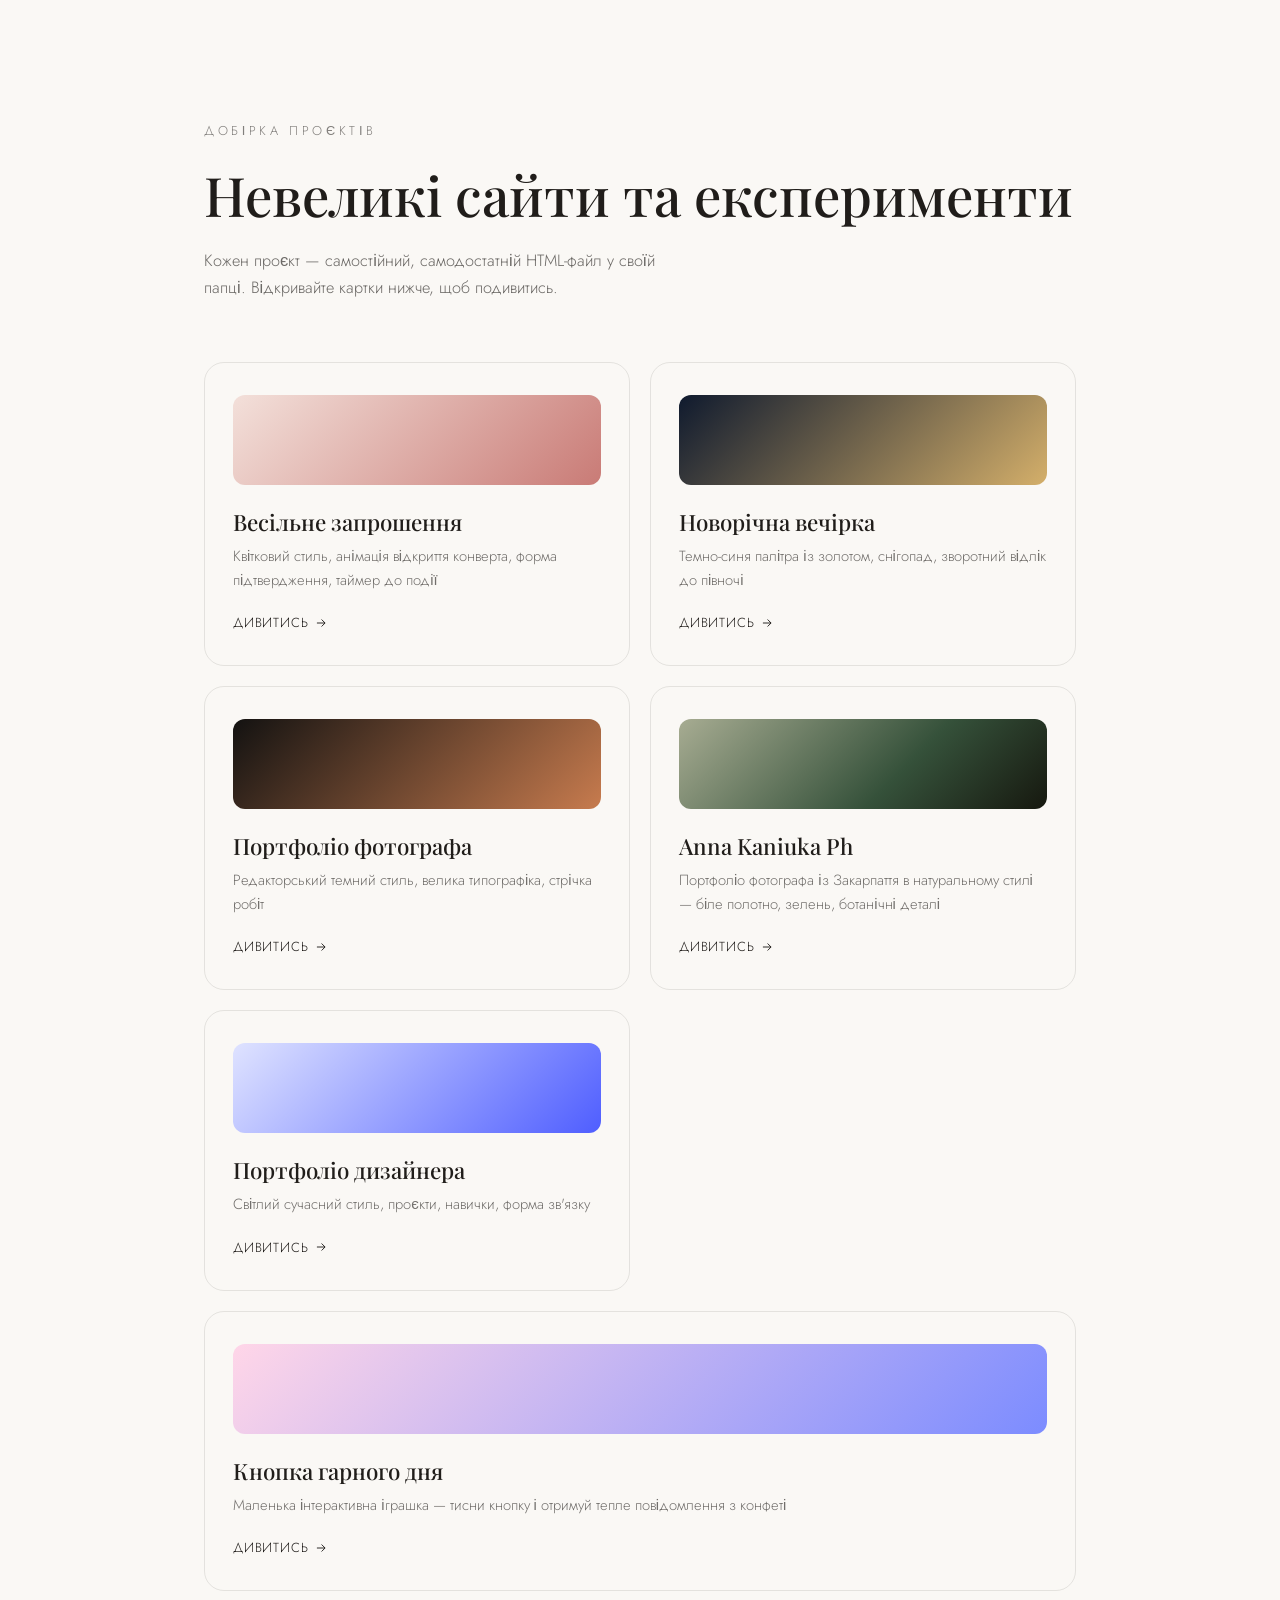
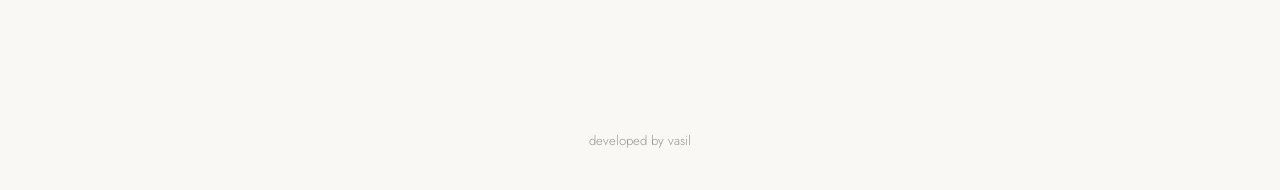
<file: index.html>
<!DOCTYPE html>
<html lang="uk">
<head>
<meta charset="UTF-8">
<meta name="viewport" content="width=device-width, initial-scale=1.0">
<title>Портфоліо проєктів</title>
<meta name="description" content="Добірка невеликих проєктів">
<link rel="preconnect" href="https://fonts.googleapis.com">
<link rel="preconnect" href="https://fonts.gstatic.com" crossorigin>
<link href="https://fonts.googleapis.com/css2?family=Playfair+Display:ital,wght@0,500;1,500&family=Jost:wght@300;400;500&display=swap" rel="stylesheet">
<style>
:root {
  --ink: #201d1a;
  --paper: #faf8f5;
  --line: rgba(32,29,26,0.1);
  --font-serif: 'Playfair Display', serif;
  --font-sans: 'Jost', sans-serif;
  --ease: cubic-bezier(.16,1,.3,1);
}
* { box-sizing: border-box; margin: 0; padding: 0; }
body { background: var(--paper); color: var(--ink); font-family: var(--font-sans); font-weight: 300; }
a { color: inherit; text-decoration: none; }

main { max-width: 920px; margin: 0 auto; padding: clamp(60px, 10vw, 120px) 24px 100px; }
header { margin-bottom: 60px; }
.eyebrow { font-size: 0.8rem; letter-spacing: 0.28em; text-transform: uppercase; opacity: 0.55; margin-bottom: 16px; }
h1 { font-family: var(--font-serif); font-weight: 500; font-size: clamp(2.2rem, 6vw, 3.4rem); margin-bottom: 16px; }
header p { max-width: 52ch; opacity: 0.65; line-height: 1.7; font-size: 1.02rem; }

.grid { display: grid; grid-template-columns: repeat(2, 1fr); gap: 20px; }
@media (max-width: 700px) { .grid { grid-template-columns: 1fr; } }

.card {
  position: relative;
  border: 1px solid var(--line);
  border-radius: 20px;
  padding: 32px 28px;
  overflow: hidden;
  transition: transform .3s var(--ease), box-shadow .3s var(--ease);
}
.card:hover { transform: translateY(-5px); box-shadow: 0 22px 40px rgba(32,29,26,0.1); }
.card__thumb { height: 90px; border-radius: 12px; margin-bottom: 22px; }
.card--wedding .card__thumb { background: linear-gradient(135deg,#f3e0da,#c97b76); }
.card--holiday .card__thumb { background: linear-gradient(135deg,#0f1a2e,#d4af6a); }
.card--photo .card__thumb { background: linear-gradient(135deg,#131211,#c77b4e); }
.card--anna .card__thumb { background: linear-gradient(135deg,#a7ac92,#35513a 60%,#16180f); }
.card--portfolio .card__thumb { background: linear-gradient(135deg,#dfe3ff,#4f5eff); }
.card--fun .card__thumb { background: linear-gradient(135deg,#ffd6e8,#7c8cff); }
.card h2 { font-family: var(--font-serif); font-weight: 500; font-size: 1.4rem; margin-bottom: 8px; }
.card p { font-size: 0.92rem; opacity: 0.62; line-height: 1.6; margin-bottom: 18px; }
.card__link { font-size: 0.82rem; letter-spacing: 0.06em; text-transform: uppercase; display: inline-flex; align-items: center; gap: 6px; }
.card__link svg { transition: transform .25s var(--ease); }
.card:hover .card__link svg { transform: translateX(4px); }

.card--full { grid-column: 1 / -1; }

footer { text-align: center; padding: 40px 24px; opacity: 0.45; font-size: 0.82rem; }
</style>
</head>
<body>
<main>
  <header>
    <p class="eyebrow">Добірка проєктів</p>
    <h1>Невеликі сайти та експерименти</h1>
    <p>Кожен проєкт — самостійний, самодостатній HTML-файл у своїй папці. Відкривайте картки нижче, щоб подивитись.</p>
  </header>

  <div class="grid">
    <a class="card card--wedding" href="wedding-invitation/">
      <div class="card__thumb"></div>
      <h2>Весільне запрошення</h2>
      <p>Квітковий стиль, анімація відкриття конверта, форма підтвердження, таймер до події</p>
      <span class="card__link">Дивитись <svg width="14" height="14" viewBox="0 0 24 24"><path d="M5 12h14M13 6l6 6-6 6" fill="none" stroke="currentColor" stroke-width="1.6"/></svg></span>
    </a>

    <a class="card card--holiday" href="holiday-invitation/">
      <div class="card__thumb"></div>
      <h2>Новорічна вечірка</h2>
      <p>Темно-синя палітра із золотом, снігопад, зворотний відлік до півночі</p>
      <span class="card__link">Дивитись <svg width="14" height="14" viewBox="0 0 24 24"><path d="M5 12h14M13 6l6 6-6 6" fill="none" stroke="currentColor" stroke-width="1.6"/></svg></span>
    </a>

    <a class="card card--photo" href="photographer-portfolio/">
      <div class="card__thumb"></div>
      <h2>Портфоліо фотографа</h2>
      <p>Редакторський темний стиль, велика типографіка, стрічка робіт</p>
      <span class="card__link">Дивитись <svg width="14" height="14" viewBox="0 0 24 24"><path d="M5 12h14M13 6l6 6-6 6" fill="none" stroke="currentColor" stroke-width="1.6"/></svg></span>
    </a>

    <a class="card card--anna" href="anna-kaniuka-portfolio/">
      <div class="card__thumb"></div>
      <h2>Anna Kaniuka Ph</h2>
      <p>Портфоліо фотографа із Закарпаття в натуральному стилі — біле полотно, зелень, ботанічні деталі</p>
      <span class="card__link">Дивитись <svg width="14" height="14" viewBox="0 0 24 24"><path d="M5 12h14M13 6l6 6-6 6" fill="none" stroke="currentColor" stroke-width="1.6"/></svg></span>
    </a>

    <a class="card card--portfolio" href="portfolio/">
      <div class="card__thumb"></div>
      <h2>Портфоліо дизайнера</h2>
      <p>Світлий сучасний стиль, проєкти, навички, форма зв'язку</p>
      <span class="card__link">Дивитись <svg width="14" height="14" viewBox="0 0 24 24"><path d="M5 12h14M13 6l6 6-6 6" fill="none" stroke="currentColor" stroke-width="1.6"/></svg></span>
    </a>

    <a class="card card--fun card--full" href="fun/">
      <div class="card__thumb"></div>
      <h2>Кнопка гарного дня</h2>
      <p>Маленька інтерактивна іграшка — тисни кнопку і отримуй тепле повідомлення з конфеті</p>
      <span class="card__link">Дивитись <svg width="14" height="14" viewBox="0 0 24 24"><path d="M5 12h14M13 6l6 6-6 6" fill="none" stroke="currentColor" stroke-width="1.6"/></svg></span>
    </a>
  </div>
</main>
<footer>developed by vasil</footer>
</body>
</html>
</file>
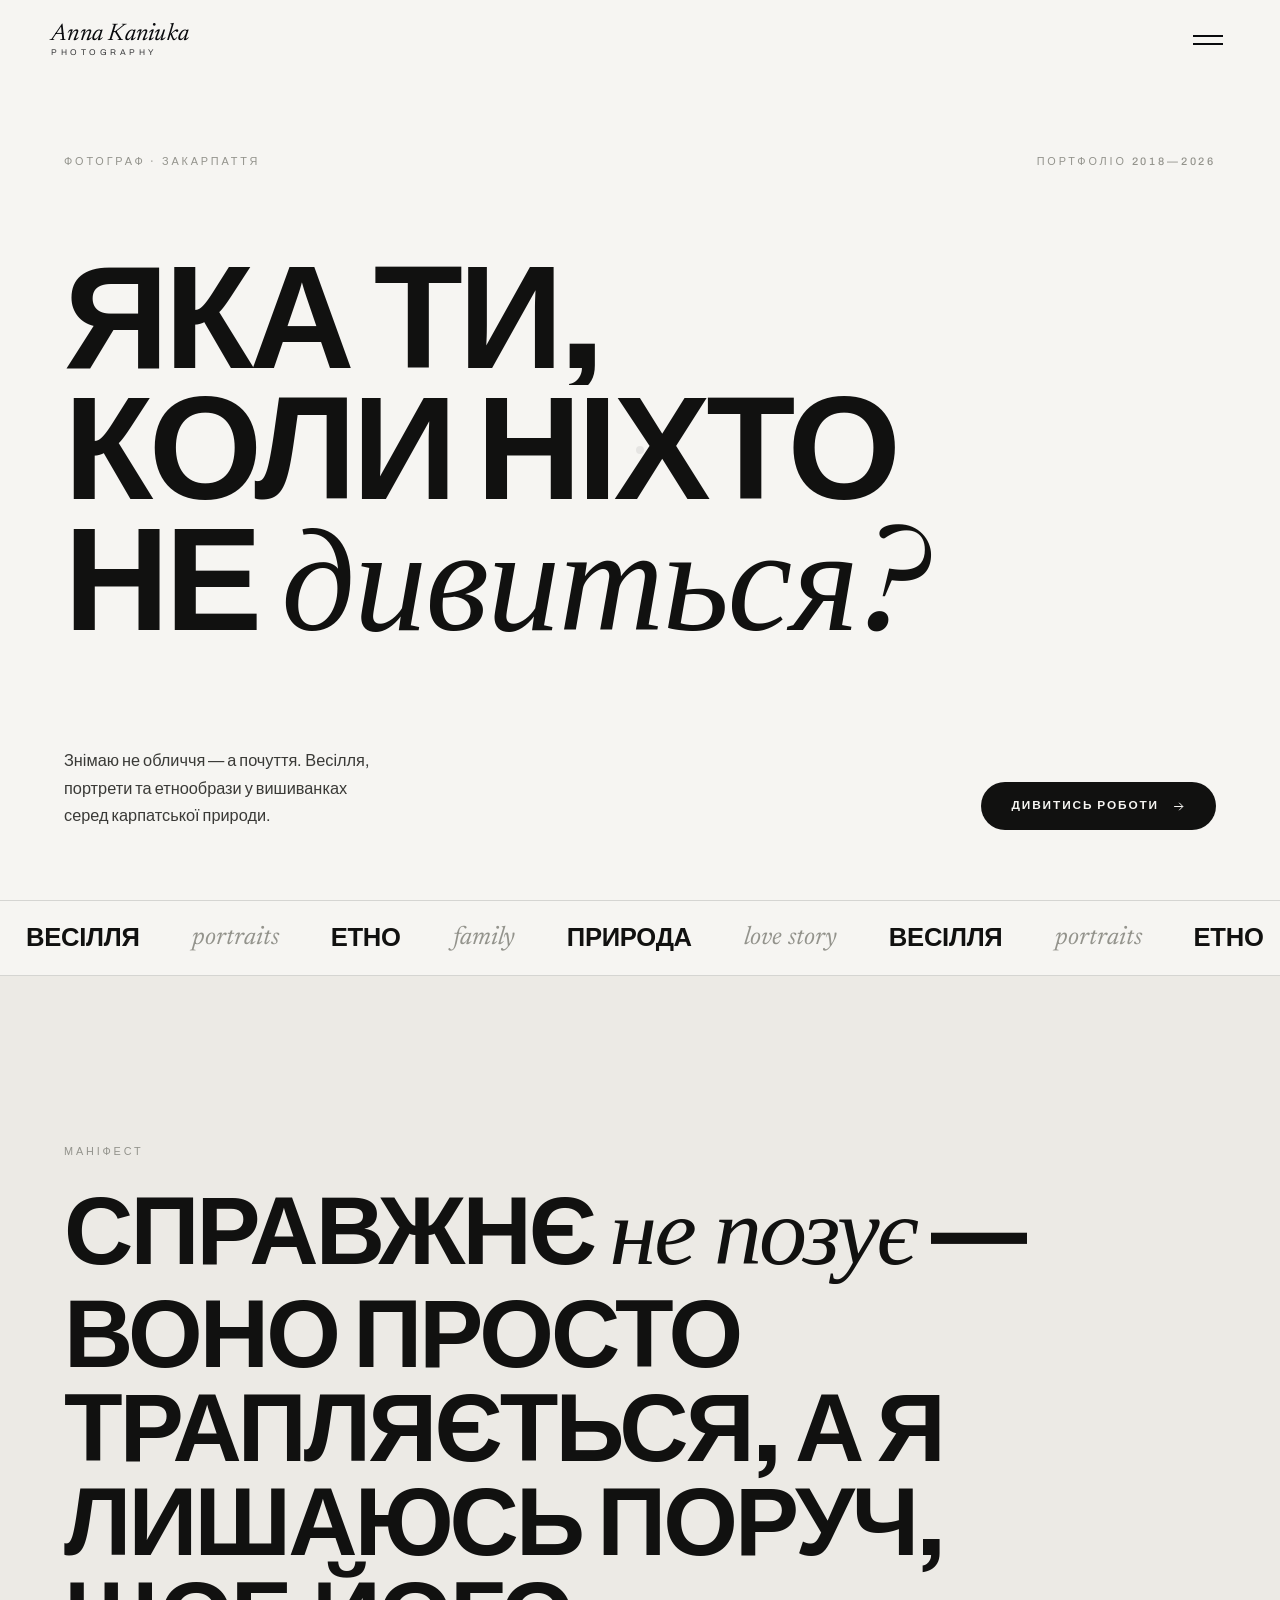
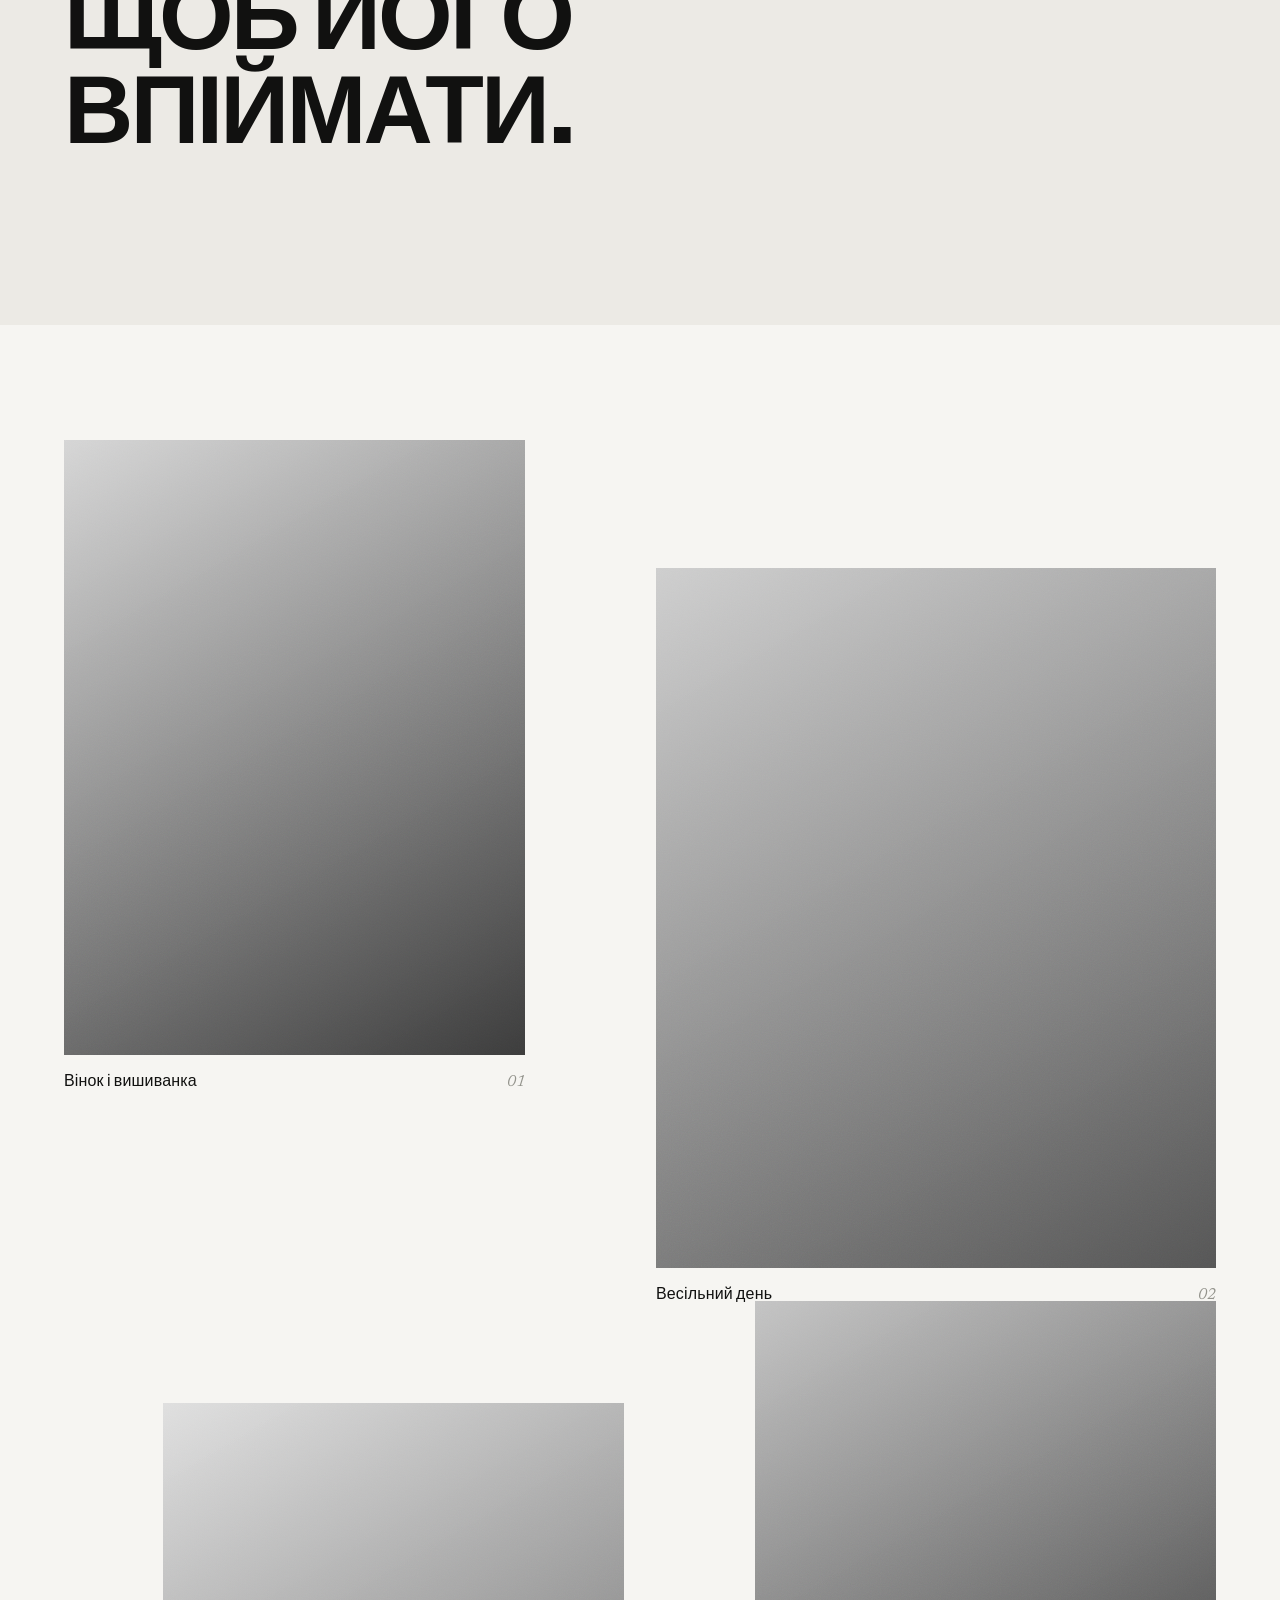
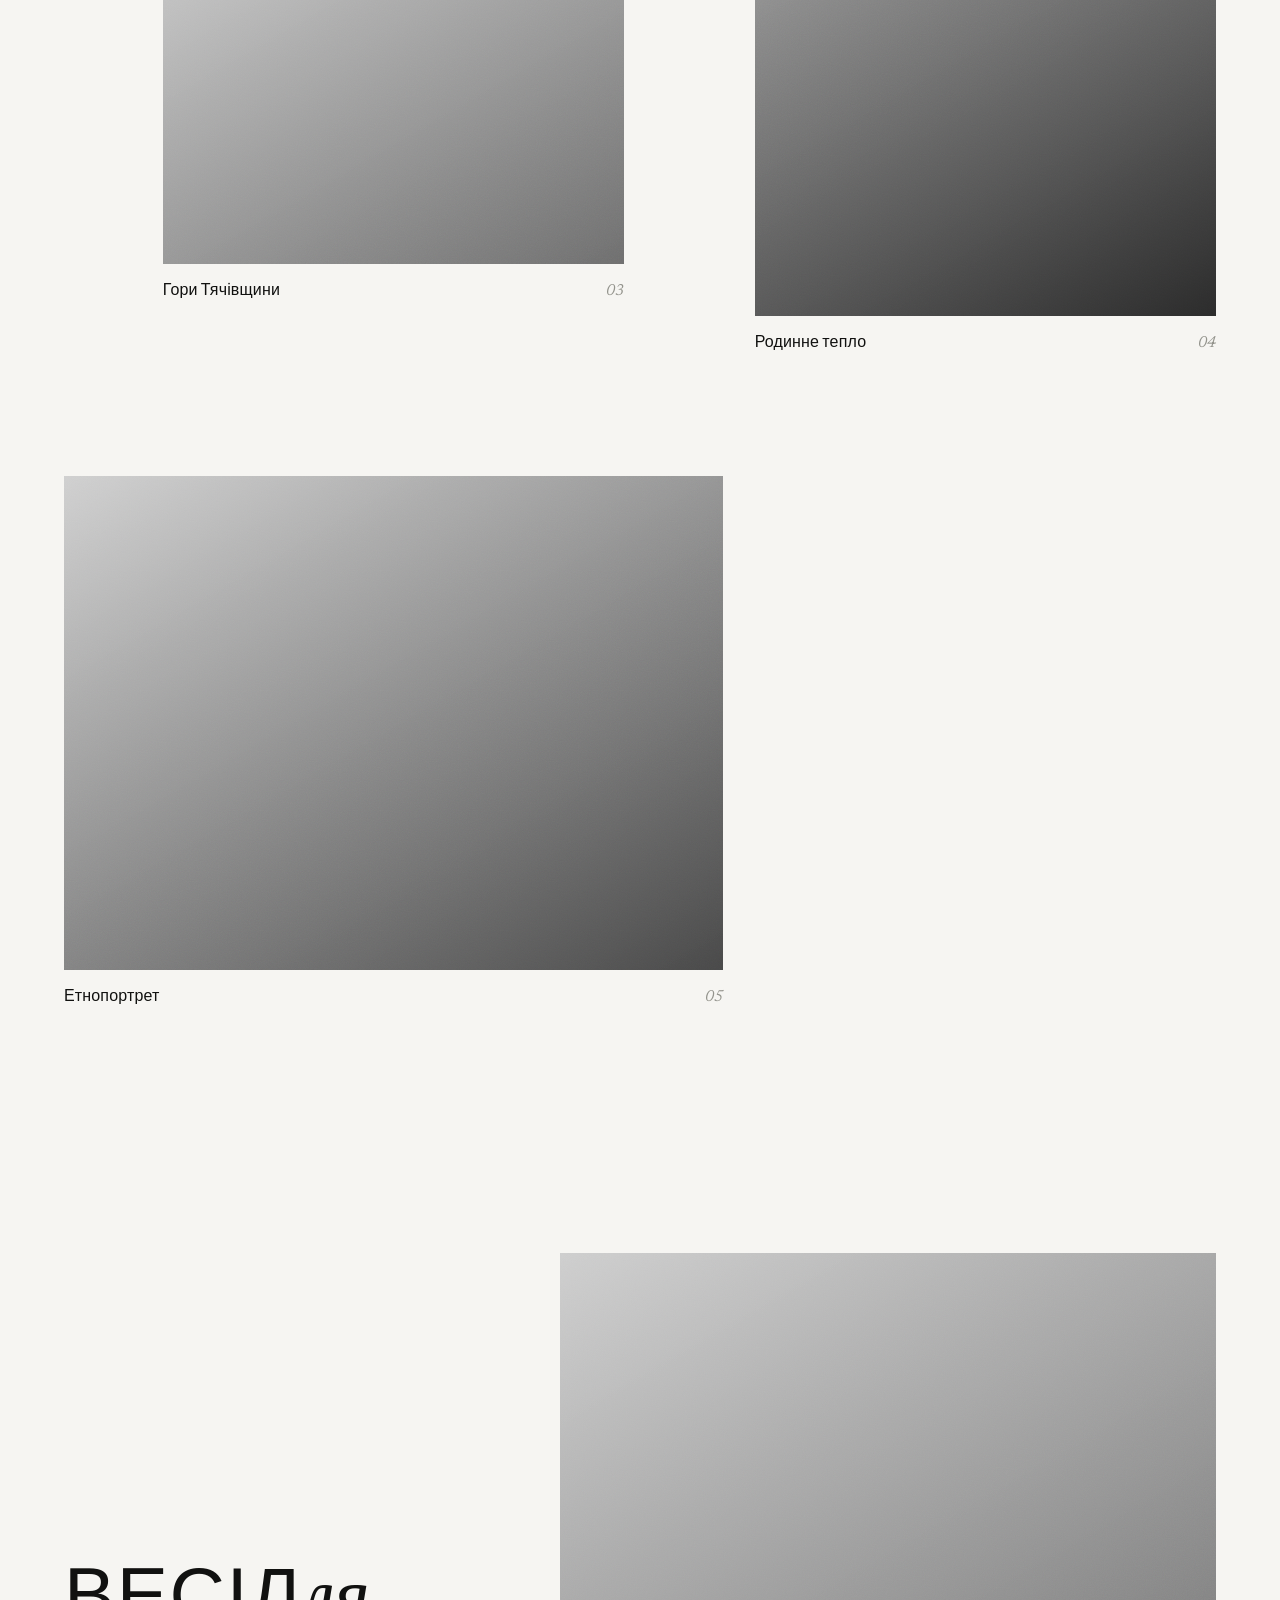
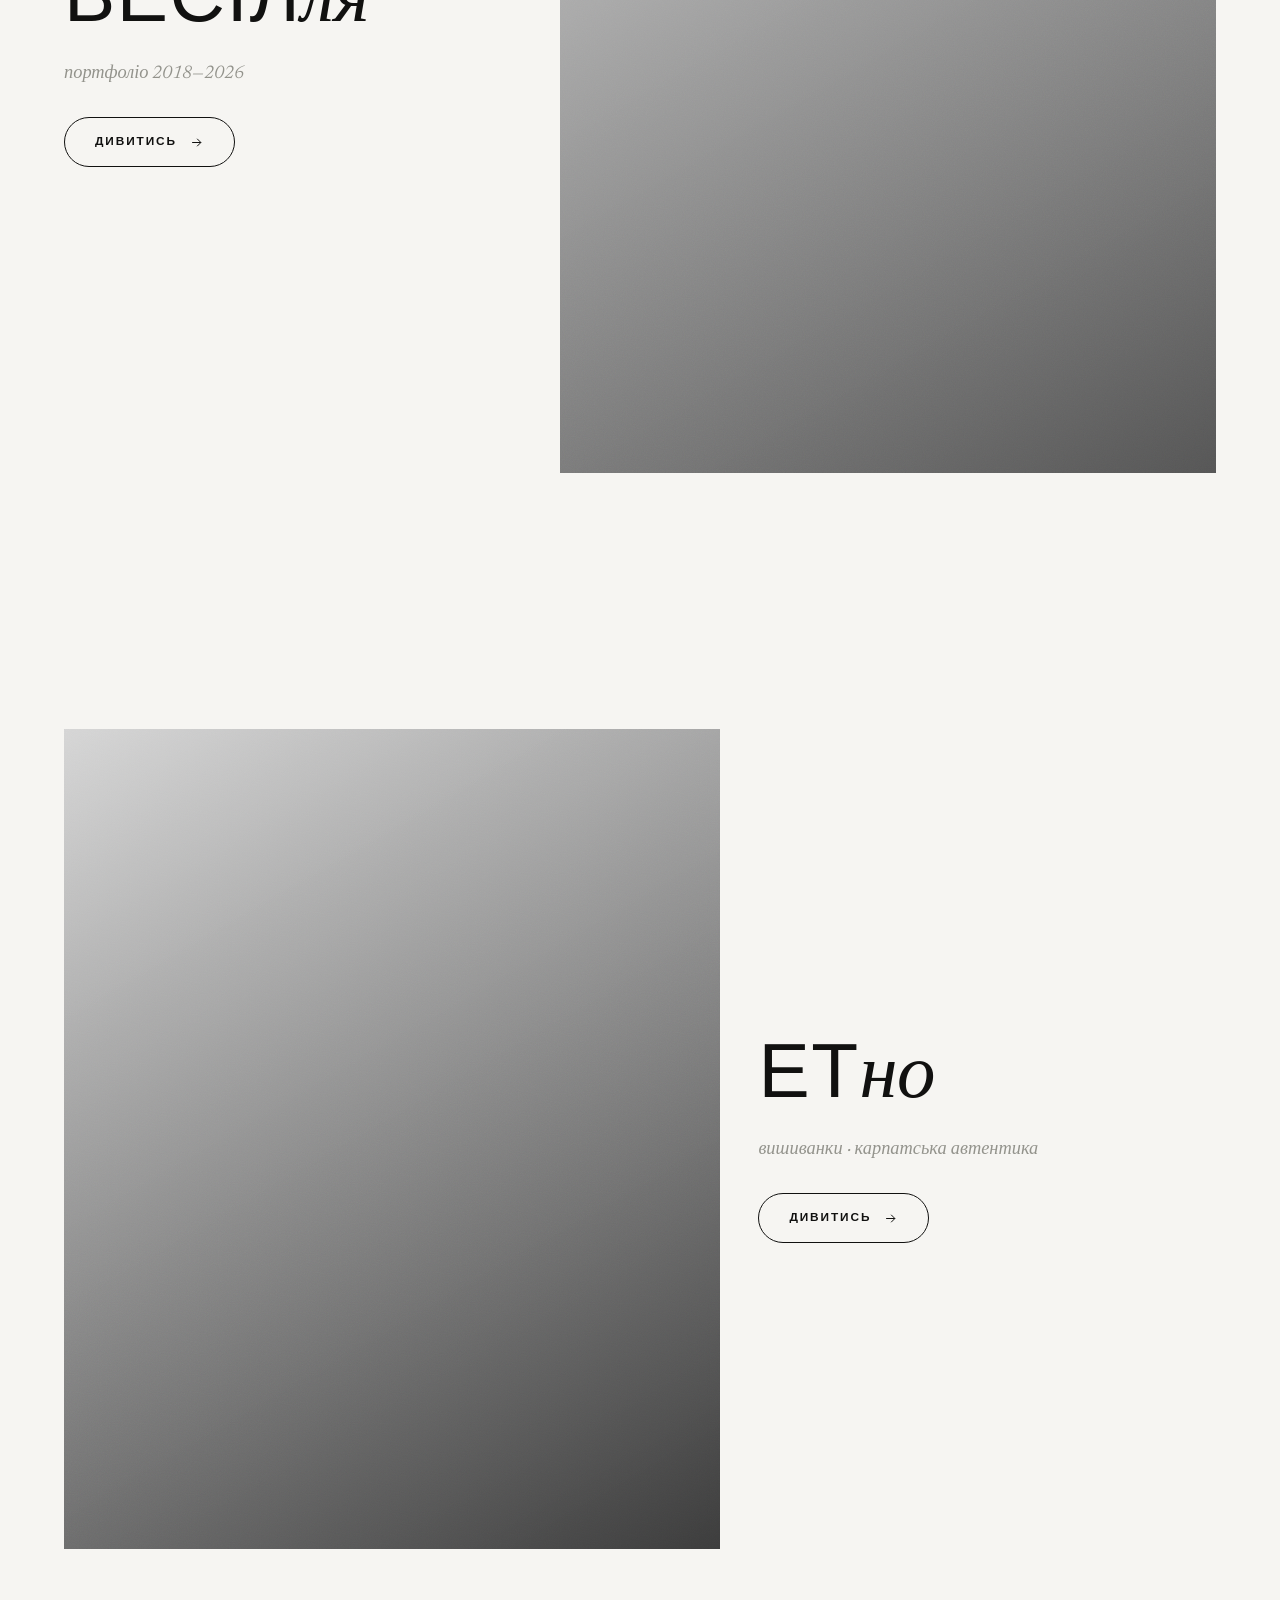
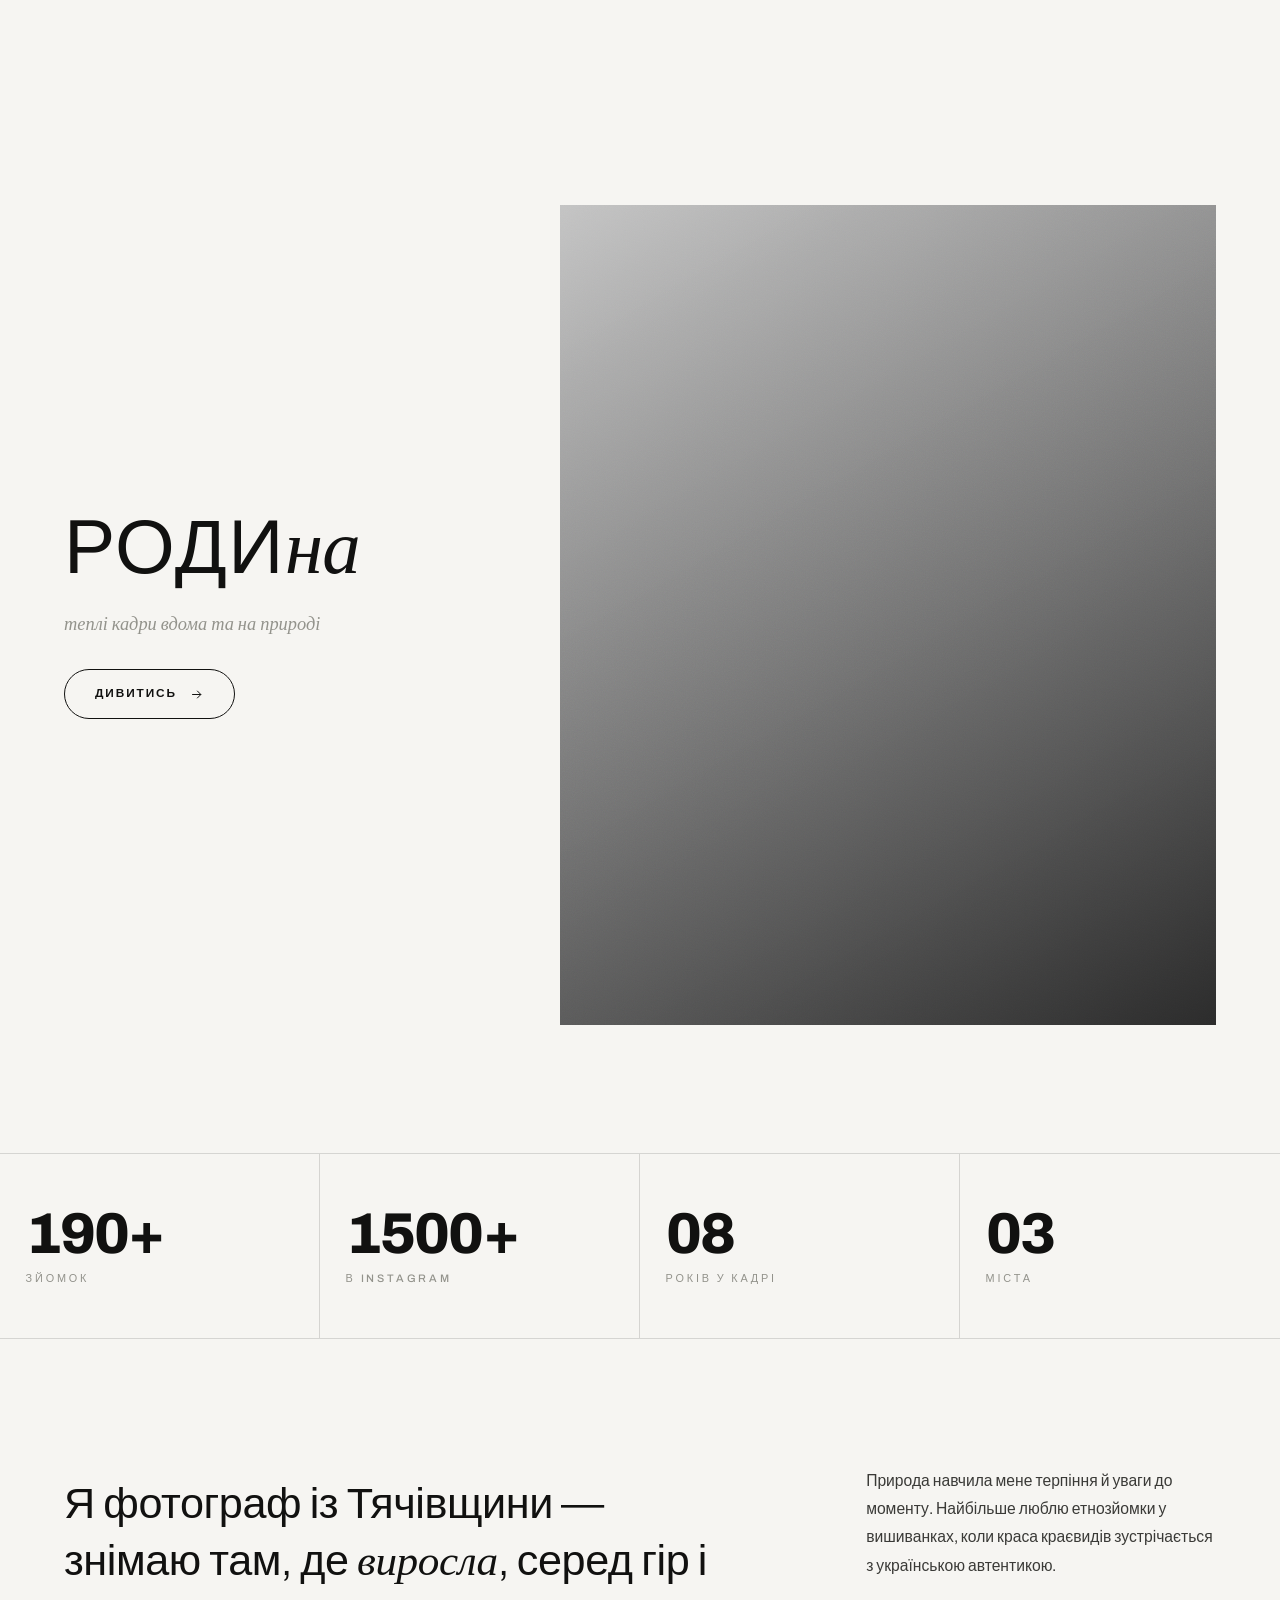
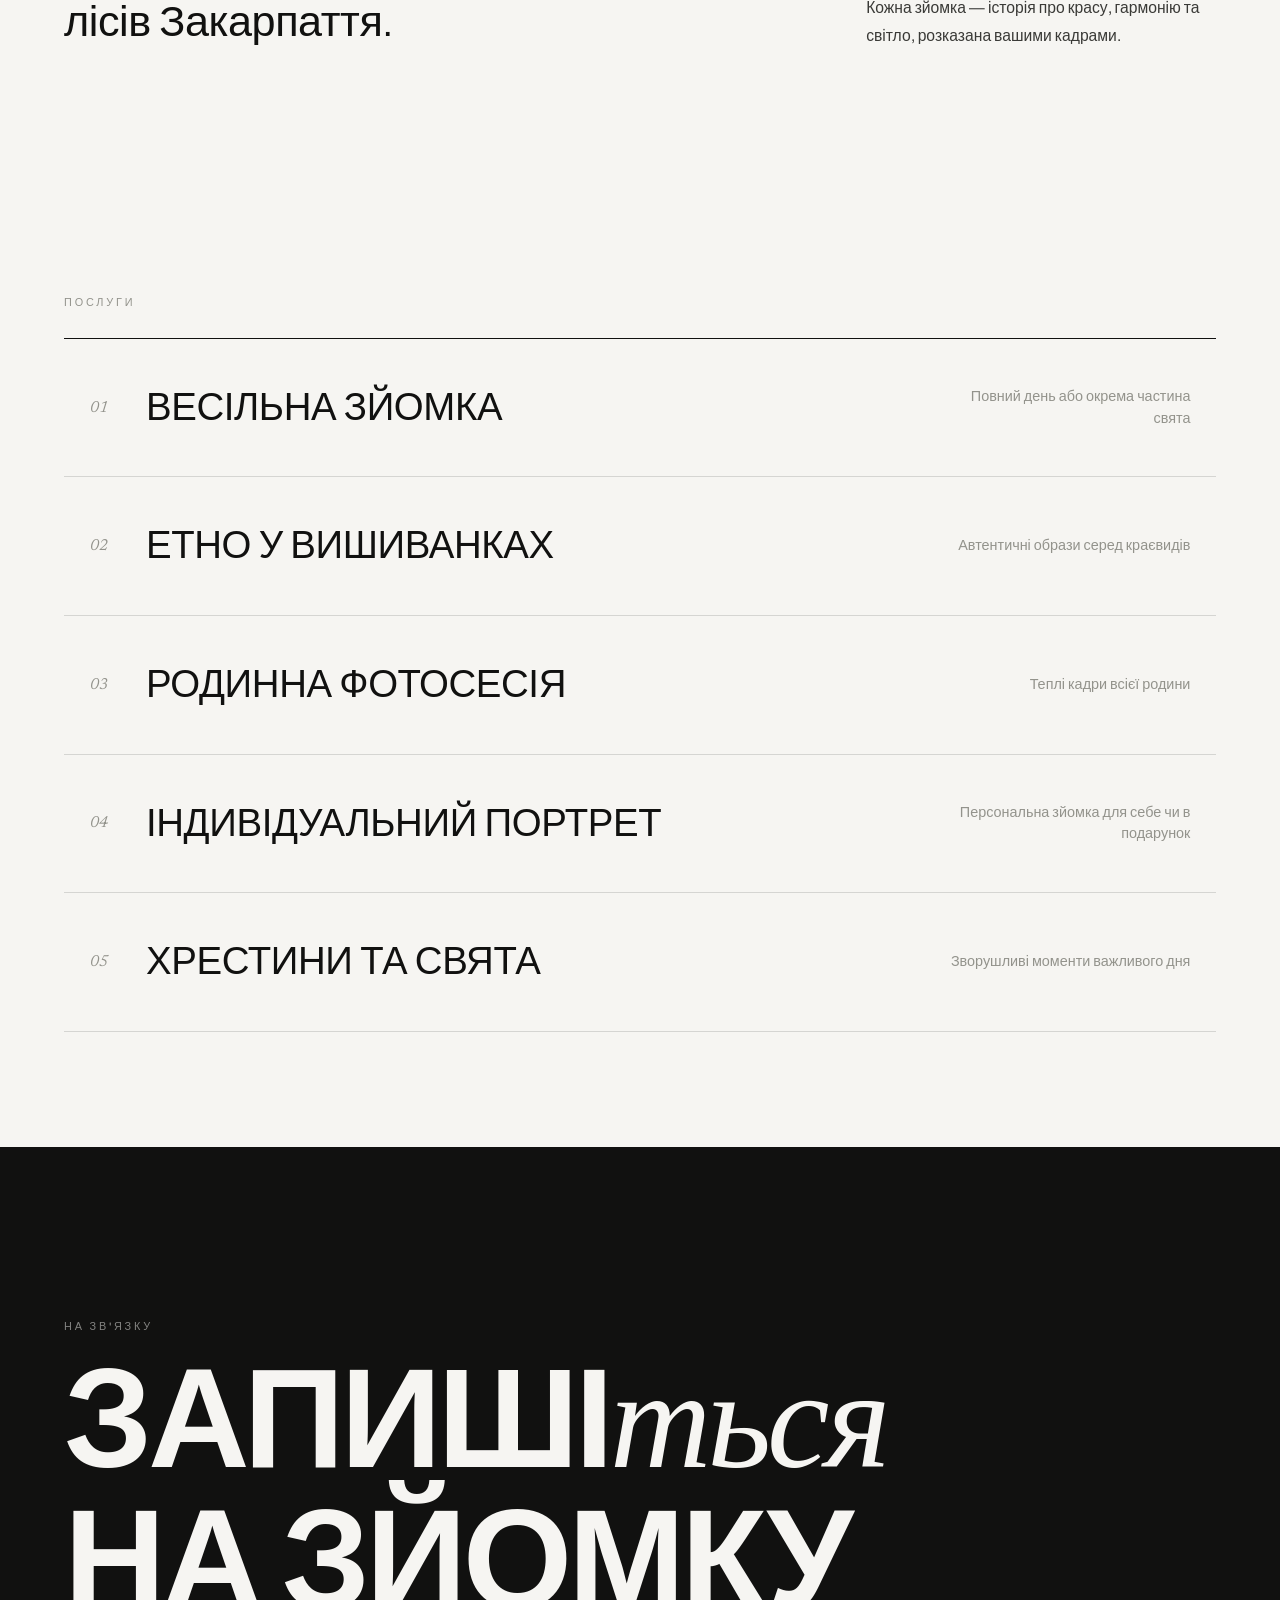
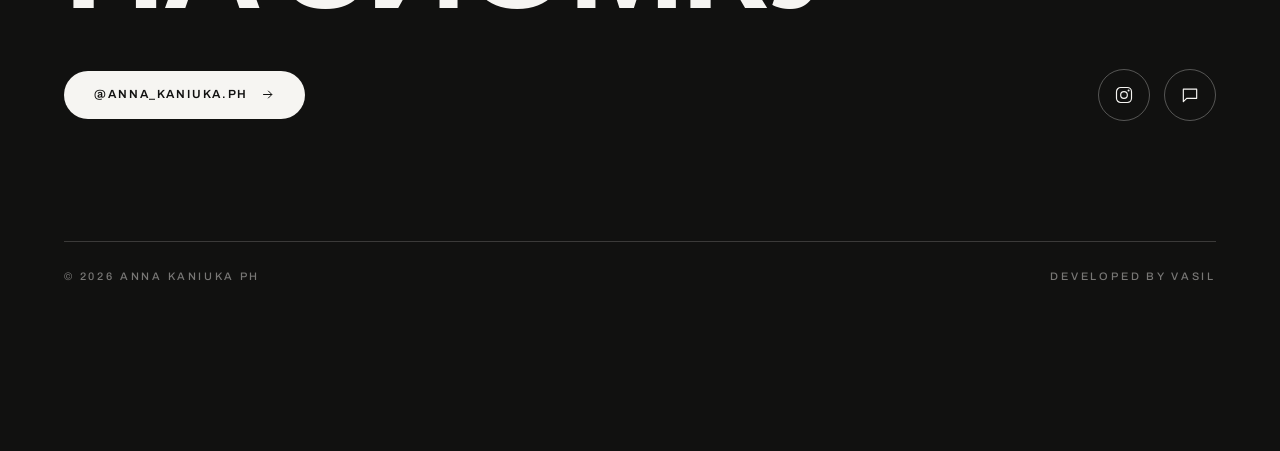
<file: anna-kaniuka-portfolio/index.html>
<!DOCTYPE html>
<html lang="uk">
<head>
<meta charset="UTF-8">
<meta name="viewport" content="width=device-width, initial-scale=1.0">
<title>ANNA KANIUKA — фотограф · Закарпаття</title>
<meta name="description" content="Anna Kaniuka Ph — фотограф із Закарпаття. Весілля, портрети, етнозйомки у вишиванках. Дубове · Тячів · Хуст.">
<link rel="preconnect" href="https://fonts.googleapis.com">
<link rel="preconnect" href="https://fonts.gstatic.com" crossorigin>
<link href="https://fonts.googleapis.com/css2?family=Archivo:wght@300;400;500;600;700;800;900&family=Newsreader:ital,opsz,wght@1,6..72,300;1,6..72,400&display=swap" rel="stylesheet">
<style>
:root{
  --paper:#f6f5f2;
  --panel:#eceae5;
  --ink:#111110;
  --ink-2:#3a3a37;
  --mute:#93938c;
  --line:rgba(17,17,16,.14);
  --line-2:rgba(17,17,16,.08);
  --grot:'Archivo',sans-serif;
  --serif:'Newsreader',serif;
  --ease:cubic-bezier(.19,1,.22,1);
}
*{box-sizing:border-box;margin:0;padding:0}
html{scroll-behavior:smooth;overflow-x:hidden}
body{background:var(--paper);color:var(--ink);font-family:var(--grot);font-weight:400;line-height:1.5;overflow-x:hidden;max-width:100%;-webkit-font-smoothing:antialiased}
a{color:inherit;text-decoration:none}
img,svg{display:block;max-width:100%}
::selection{background:var(--ink);color:var(--paper)}
.micro{font-size:.68rem;letter-spacing:.26em;text-transform:uppercase;color:var(--mute);font-weight:500}
.serif-i{font-family:var(--serif);font-style:italic;font-weight:400}

/* cursor */
.cursor{position:fixed;top:0;left:0;width:8px;height:8px;border-radius:50%;background:var(--ink);pointer-events:none;z-index:9999;transform:translate(-50%,-50%);transition:width .4s var(--ease),height .4s var(--ease),background .4s;mix-blend-mode:difference}
.cursor.grow{width:64px;height:64px;background:#fff}
@media(hover:none),(max-width:800px){.cursor{display:none}}

/* nav */
.nav{position:fixed;inset:0 0 auto 0;z-index:80;display:flex;justify-content:space-between;align-items:center;padding:22px clamp(18px,4vw,54px);mix-blend-mode:difference;color:#fff}
.brand{font-family:var(--serif);font-style:italic;font-size:1.5rem;line-height:1;letter-spacing:.01em}
.brand small{display:block;font-family:var(--grot);font-style:normal;font-size:.52rem;letter-spacing:.42em;text-transform:uppercase;margin-top:3px;opacity:.8}
.burger{display:flex;flex-direction:column;gap:6px;background:none;border:0;cursor:pointer;padding:6px}
.burger span{width:30px;height:2px;background:#fff;display:block;transition:transform .5s var(--ease),opacity .3s}

/* overlay menu */
.menu{position:fixed;inset:0;z-index:90;background:var(--ink);color:var(--paper);padding:clamp(80px,12vh,130px) clamp(20px,6vw,90px) 40px;display:flex;flex-direction:column;justify-content:space-between;clip-path:inset(0 0 100% 0);transition:clip-path .8s var(--ease);pointer-events:none}
.menu.open{clip-path:inset(0 0 0 0);pointer-events:auto}
.menu__close{position:absolute;top:26px;right:clamp(18px,4vw,54px);background:none;border:0;color:var(--paper);cursor:pointer;padding:6px}
.menu__close svg{width:26px;height:26px}
.menu__list{list-style:none;display:flex;flex-direction:column;gap:clamp(2px,1vh,10px)}
.menu__list li{overflow:hidden}
.menu__list a{display:inline-block;font-family:var(--grot);font-weight:300;font-size:clamp(2rem,7vw,4.6rem);line-height:1.12;letter-spacing:-.01em;transform:translateY(110%);transition:transform .7s var(--ease),color .3s}
.menu.open .menu__list a{transform:translateY(0)}
.menu__list a:hover{font-weight:600;font-style:italic;font-family:var(--serif)}
.menu__list li:nth-child(1) a{transition-delay:.06s}
.menu__list li:nth-child(2) a{transition-delay:.11s}
.menu__list li:nth-child(3) a{transition-delay:.16s}
.menu__list li:nth-child(4) a{transition-delay:.21s}
.menu__list li:nth-child(5) a{transition-delay:.26s}
.menu__list li:nth-child(6) a{transition-delay:.31s}
.menu__list li:nth-child(7) a{transition-delay:.36s}
.menu__foot{display:flex;justify-content:space-between;align-items:flex-end;flex-wrap:wrap;gap:20px;border-top:1px solid rgba(246,245,242,.2);padding-top:24px}
.menu__foot .micro{color:rgba(246,245,242,.55)}
.menu__soc{display:flex;gap:16px}
.menu__soc a{width:42px;height:42px;border:1px solid rgba(246,245,242,.3);border-radius:50%;display:flex;align-items:center;justify-content:center;transition:background .3s,color .3s}
.menu__soc a:hover{background:var(--paper);color:var(--ink)}
.menu__soc svg{width:18px;height:18px}

/* hero */
.hero{min-height:100vh;padding:clamp(120px,17vh,180px) clamp(18px,5vw,64px) clamp(40px,6vw,70px);display:flex;flex-direction:column;justify-content:space-between;position:relative}
.hero__meta{display:flex;justify-content:space-between;flex-wrap:wrap;gap:12px}
.hero__statement{font-weight:800;text-transform:uppercase;font-size:clamp(2.7rem,11.4vw,10.5rem);line-height:.9;letter-spacing:-.03em;max-width:15ch}
.hero__statement .em{font-weight:400;text-transform:none;font-family:var(--serif);font-style:italic;letter-spacing:-.01em}
.hero__row{display:flex;justify-content:space-between;align-items:flex-end;gap:30px;flex-wrap:wrap}
.hero__sub{max-width:34ch;font-size:1.02rem;line-height:1.7;color:var(--ink-2)}
.reveal-line{display:block;overflow:hidden}
.reveal-line>span{display:block;transform:translateY(110%);transition:transform 1s var(--ease)}
.hero.in .reveal-line>span{transform:translateY(0)}
.hero.in .reveal-line:nth-child(2)>span{transition-delay:.08s}
.hero.in .reveal-line:nth-child(3)>span{transition-delay:.16s}

/* pill */
.pill{display:inline-flex;align-items:center;gap:12px;background:var(--ink);color:var(--paper);padding:15px 30px;border-radius:999px;font-size:.74rem;letter-spacing:.16em;text-transform:uppercase;font-weight:600;position:relative;overflow:hidden;transition:color .5s var(--ease)}
.pill span{position:relative;z-index:1}
.pill::before{content:'';position:absolute;inset:0;background:var(--paper);border-radius:999px;transform:scale(0);transition:transform .55s var(--ease);z-index:0}
.pill:hover{color:var(--ink)}
.pill:hover::before{transform:scale(1.05)}
.pill--ghost{background:transparent;color:var(--ink);border:1px solid var(--ink)}
.pill--ghost::before{background:var(--ink)}
.pill--ghost:hover{color:var(--paper)}
.pill svg{width:15px;height:15px;position:relative;z-index:1;transition:transform .4s var(--ease)}
.pill:hover svg{transform:translateX(4px)}

/* marquee */
.marq{border-top:1px solid var(--line);border-bottom:1px solid var(--line);overflow:hidden;padding:18px 0;white-space:nowrap}
.marq__t{display:inline-flex;animation:marq 30s linear infinite}
.marq__t>*{display:inline-flex;align-items:center}
.marq__t b{font-weight:800;text-transform:uppercase;font-size:1.6rem;letter-spacing:-.01em;padding:0 26px}
.marq__t i{font-family:var(--serif);font-style:italic;font-size:1.6rem;padding:0 26px;color:var(--mute)}
@keyframes marq{to{transform:translateX(-50%)}}

/* big statement panel */
.panel{background:var(--panel);padding:clamp(70px,13vw,180px) clamp(18px,5vw,64px)}
.panel h2{font-weight:800;text-transform:uppercase;font-size:clamp(2rem,7.5vw,6.4rem);line-height:.98;letter-spacing:-.03em;max-width:16ch}
.panel h2 .em{font-weight:400;text-transform:none;font-family:var(--serif);font-style:italic}
.panel .micro{margin-bottom:26px;display:block}

/* editorial gallery — broken grid */
.gallery{padding:clamp(60px,9vw,120px) clamp(18px,5vw,64px)}
.gg{display:grid;grid-template-columns:repeat(12,minmax(0,1fr));gap:clamp(16px,2.5vw,40px)}
.shot{position:relative;min-width:0}
.shot__frame{position:relative;overflow:hidden;background:var(--panel)}
.shot__img{width:100%;height:100%;transform:scale(1.03);filter:grayscale(1) contrast(1.03);transition:transform 1.4s var(--ease),filter .8s}
.shot:hover .shot__img{transform:scale(1.09);filter:grayscale(.15) contrast(1.05)}
.shot__frame::after{content:'';position:absolute;inset:0;background-image:url("data:image/svg+xml,%3Csvg xmlns='http://www.w3.org/2000/svg' width='120' height='120'%3E%3Cfilter id='n'%3E%3CfeTurbulence type='fractalNoise' baseFrequency='.9' numOctaves='2'/%3E%3C/filter%3E%3Crect width='100%25' height='100%25' filter='url(%23n)'/%3E%3C/svg%3E");opacity:.07;mix-blend-mode:overlay;pointer-events:none}
.shot__cap{display:flex;justify-content:space-between;align-items:baseline;margin-top:14px;gap:12px}
.shot__cap h3{font-weight:500;font-size:1rem;letter-spacing:.01em;min-width:0}
.shot__cap .n{font-family:var(--serif);font-style:italic;color:var(--mute);font-size:1rem;flex-shrink:0}
.a1{aspect-ratio:3/4}.a2{aspect-ratio:4/5}.a3{aspect-ratio:1/1}.a4{aspect-ratio:4/3}
.g1{background:linear-gradient(150deg,#d8d6d0,#3d3c39)}
.g2{background:linear-gradient(150deg,#cececa,#565550)}
.g3{background:linear-gradient(150deg,#e0ded9,#6f6e69)}
.g4{background:linear-gradient(150deg,#c6c4bf,#2c2b28)}
.g5{background:linear-gradient(150deg,#d2d0cb,#4a4945)}
/* broken placement */
.s1{grid-column:1/6}
.s2{grid-column:7/13;margin-top:clamp(50px,10vw,150px)}
.s3{grid-column:2/7;margin-top:clamp(30px,5vw,70px)}
.s4{grid-column:8/13;margin-top:clamp(-40px,-3vw,-10px)}
.s5{grid-column:1/8;margin-top:clamp(40px,7vw,90px)}

/* category feature block */
.feat{padding:clamp(70px,10vw,140px) clamp(18px,5vw,64px);display:grid;grid-template-columns:repeat(12,minmax(0,1fr));gap:clamp(20px,3vw,50px);align-items:center}
.feat__media{grid-column:span 7;position:relative;min-width:0}
.feat:nth-of-type(even) .feat__media{grid-column:6/13;order:2}
.feat__body{grid-column:span 5;min-width:0}
.feat:nth-of-type(even) .feat__body{grid-column:1/5;order:1}
.feat__title{font-weight:300;text-transform:uppercase;font-size:clamp(2.2rem,6vw,5.2rem);line-height:.98;letter-spacing:.02em}
.feat__title .em{font-family:var(--serif);font-style:italic;font-weight:400;text-transform:none;letter-spacing:-.01em}
.feat__meta{margin:18px 0 30px;color:var(--mute);font-family:var(--serif);font-style:italic;font-size:1.15rem}
.feat__frame{position:relative;overflow:hidden;background:var(--panel);aspect-ratio:4/5}
.feat__frame::after{content:'';position:absolute;inset:0;background-image:url("data:image/svg+xml,%3Csvg xmlns='http://www.w3.org/2000/svg' width='120' height='120'%3E%3Cfilter id='n'%3E%3CfeTurbulence type='fractalNoise' baseFrequency='.9' numOctaves='2'/%3E%3C/filter%3E%3Crect width='100%25' height='100%25' filter='url(%23n)'/%3E%3C/svg%3E");opacity:.07;mix-blend-mode:overlay;pointer-events:none}
.feat:hover .shot__img{filter:grayscale(.1)}
@media(max-width:820px){
  .feat{display:block}
  .feat:nth-of-type(even) .feat__media{order:0}
  .feat__body{margin-top:26px}
}

/* stats */
.stats{display:grid;grid-template-columns:repeat(4,minmax(0,1fr));border-top:1px solid var(--line);border-bottom:1px solid var(--line)}
.stats>div{padding:clamp(30px,4vw,54px) clamp(14px,2vw,30px);border-right:1px solid var(--line)}
.stats>div:last-child{border-right:0}
.stats .n{font-weight:800;font-size:clamp(2.2rem,5vw,3.6rem);line-height:1;letter-spacing:-.03em}
.stats .k{margin-top:8px}
@media(max-width:640px){.stats{grid-template-columns:repeat(2,minmax(0,1fr))}.stats>div:nth-child(2n){border-right:0}.stats>div:nth-child(-n+2){border-bottom:1px solid var(--line)}}

/* about */
.about{padding:clamp(70px,10vw,140px) clamp(18px,5vw,64px);display:grid;grid-template-columns:repeat(12,minmax(0,1fr));gap:clamp(24px,4vw,70px);align-items:end}
.about__lead{grid-column:1/8;font-weight:300;font-size:clamp(1.5rem,3.4vw,2.7rem);line-height:1.32;letter-spacing:-.01em}
.about__lead .em{font-family:var(--serif);font-style:italic}
.about__side{grid-column:9/13;color:var(--ink-2);font-size:.98rem;line-height:1.8}
.about__side p+p{margin-top:14px}
@media(max-width:820px){.about__lead,.about__side{grid-column:1/13}.about__side{margin-top:20px}}

/* services */
.svc{padding:clamp(60px,9vw,120px) clamp(18px,5vw,64px)}
.svc__list{border-top:1px solid var(--ink)}
.row{display:grid;grid-template-columns:auto 1fr auto;gap:clamp(14px,3vw,40px);align-items:center;padding:clamp(24px,3.2vw,40px) clamp(10px,2vw,26px);border-bottom:1px solid var(--line);position:relative;z-index:0;transition:color .45s var(--ease)}
.row::before{content:'';position:absolute;inset:0;background:var(--ink);z-index:-1;transform:scaleX(0);transform-origin:left;transition:transform .55s var(--ease)}
.row:hover{color:var(--paper)}
.row:hover::before{transform:scaleX(1)}
.row:hover .row__n{color:rgba(246,245,242,.6)}
.row__n{font-family:var(--serif);font-style:italic;color:var(--mute);font-size:1rem;transition:color .4s}
.row__t{font-weight:400;text-transform:uppercase;font-size:clamp(1.4rem,3.4vw,2.4rem);letter-spacing:-.01em}
.row__d{color:var(--mute);font-size:.9rem;text-align:right;max-width:32ch;transition:color .4s}
.row:hover .row__d{color:rgba(246,245,242,.7)}
@media(max-width:720px){.row{grid-template-columns:auto 1fr}.row__d{display:none}}

/* contact */
.contact{background:var(--ink);color:var(--paper);padding:clamp(80px,13vw,190px) clamp(18px,5vw,64px)}
.contact .micro{color:rgba(246,245,242,.5)}
.contact h2{font-weight:800;text-transform:uppercase;font-size:clamp(2.6rem,11vw,9rem);line-height:.9;letter-spacing:-.03em;margin:20px 0 44px}
.contact h2 .em{font-weight:400;text-transform:none;font-family:var(--serif);font-style:italic}
.contact__row{display:flex;flex-wrap:wrap;gap:30px;align-items:center;justify-content:space-between}
.contact .pill{background:var(--paper);color:var(--ink)}
.contact .pill::before{background:var(--ink)}
.contact .pill:hover{color:var(--paper)}
.contact__soc{display:flex;gap:14px}
.contact__soc a{width:52px;height:52px;border:1px solid rgba(246,245,242,.3);border-radius:50%;display:flex;align-items:center;justify-content:center;transition:background .3s,color .3s,transform .4s var(--ease)}
.contact__soc a:hover{background:var(--paper);color:var(--ink);transform:translateY(-3px)}
.contact__soc svg{width:20px;height:20px}
.contact__foot{margin-top:clamp(60px,10vw,120px);display:flex;justify-content:space-between;flex-wrap:wrap;gap:16px;border-top:1px solid rgba(246,245,242,.18);padding-top:26px}
.contact__foot .micro{color:rgba(246,245,242,.45)}

/* reveal */
.up{opacity:0;transform:translateY(34px);transition:opacity 1s var(--ease),transform 1s var(--ease)}
.up.in{opacity:1;transform:none}
.up[data-d="1"]{transition-delay:.1s}.up[data-d="2"]{transition-delay:.2s}.up[data-d="3"]{transition-delay:.3s}
</style>
</head>
<body>

<div class="cursor" id="cursor"></div>

<header class="nav">
  <a href="#top" class="brand">Anna Kaniuka<small>photography</small></a>
  <button class="burger" id="burger" aria-label="Меню"><span></span><span></span></button>
</header>

<nav class="menu" id="menu" aria-hidden="true">
  <button class="menu__close" id="menuClose" aria-label="Закрити"><svg viewBox="0 0 24 24" fill="none"><path d="M5 5l14 14M19 5L5 19" stroke="currentColor" stroke-width="1.4"/></svg></button>
  <ul class="menu__list">
    <li><a href="#work" data-link>роботи</a></li>
    <li><a href="#weddings" data-link>весілля</a></li>
    <li><a href="#ethno" data-link>етно у вишиванках</a></li>
    <li><a href="#family" data-link>родинні зйомки</a></li>
    <li><a href="#about" data-link>про мене</a></li>
    <li><a href="#services" data-link>послуги</a></li>
    <li><a href="#contact" data-link>контакти</a></li>
  </ul>
  <div class="menu__foot">
    <span class="micro">Дубове · Тячів · Хуст</span>
    <div class="menu__soc">
      <a href="https://instagram.com/anna_kaniuka.ph" target="_blank" rel="noopener" aria-label="Instagram"><svg viewBox="0 0 24 24" fill="none"><rect x="3" y="3" width="18" height="18" rx="5" stroke="currentColor" stroke-width="1.4"/><circle cx="12" cy="12" r="4" stroke="currentColor" stroke-width="1.4"/><circle cx="17.5" cy="6.5" r="1.2" fill="currentColor"/></svg></a>
      <a href="https://instagram.com/anna_kaniuka.ph" target="_blank" rel="noopener" aria-label="Написати"><svg viewBox="0 0 24 24" fill="none"><path d="M4 5h16v11H8l-4 4V5Z" stroke="currentColor" stroke-width="1.4" stroke-linejoin="round"/></svg></a>
    </div>
  </div>
</nav>

<main id="top">

<section class="hero" id="hero">
  <div class="hero__meta">
    <span class="micro">Фотограф · Закарпаття</span>
    <span class="micro">Портфоліо 2018—2026</span>
  </div>
  <h1 class="hero__statement">
    <span class="reveal-line"><span>ЯКА ТИ,</span></span>
    <span class="reveal-line"><span>КОЛИ НІХТО</span></span>
    <span class="reveal-line"><span>НЕ <span class="em">дивиться?</span></span></span>
  </h1>
  <div class="hero__row">
    <p class="hero__sub">Знімаю не обличчя — а почуття. Весілля, портрети та етнообрази у вишиванках серед карпатської природи.</p>
    <a href="#work" class="pill"><span>Дивитись роботи</span><svg viewBox="0 0 24 24" fill="none"><path d="M5 12h14M13 6l6 6-6 6" stroke="currentColor" stroke-width="1.6"/></svg></a>
  </div>
</section>

<div class="marq" aria-hidden="true">
  <div class="marq__t">
    <b>Весілля</b><i>portraits</i><b>Етно</b><i>family</i><b>Природа</b><i>love story</i>
    <b>Весілля</b><i>portraits</i><b>Етно</b><i>family</i><b>Природа</b><i>love story</i>
  </div>
</div>

<section class="panel">
  <span class="micro up">Маніфест</span>
  <h2 class="up" data-d="1">Справжнє <span class="em">не позує</span> — воно просто трапляється, а я лишаюсь поруч, щоб його впіймати.</h2>
</section>

<section class="gallery" id="work">
  <div class="gg">
    <figure class="shot s1 up" data-cat="ethno">
      <div class="shot__frame a1"><div class="shot__img g1"></div></div>
      <figcaption class="shot__cap"><h3>Вінок і вишиванка</h3><span class="n">01</span></figcaption>
    </figure>
    <figure class="shot s2 up" data-d="1" data-cat="wedding">
      <div class="shot__frame a2"><div class="shot__img g2"></div></div>
      <figcaption class="shot__cap"><h3>Весільний день</h3><span class="n">02</span></figcaption>
    </figure>
    <figure class="shot s3 up" data-cat="nature">
      <div class="shot__frame a3"><div class="shot__img g3"></div></div>
      <figcaption class="shot__cap"><h3>Гори Тячівщини</h3><span class="n">03</span></figcaption>
    </figure>
    <figure class="shot s4 up" data-d="1" data-cat="family">
      <div class="shot__frame a1"><div class="shot__img g4"></div></div>
      <figcaption class="shot__cap"><h3>Родинне тепло</h3><span class="n">04</span></figcaption>
    </figure>
    <figure class="shot s5 up" data-cat="ethno">
      <div class="shot__frame a4"><div class="shot__img g5"></div></div>
      <figcaption class="shot__cap"><h3>Етнопортрет</h3><span class="n">05</span></figcaption>
    </figure>
  </div>
</section>

<section class="feat" id="weddings">
  <div class="feat__media up">
    <div class="feat__frame shot"><div class="shot__img g2"></div></div>
  </div>
  <div class="feat__body">
    <h2 class="feat__title up">ВЕСІЛ<span class="em">ля</span></h2>
    <p class="feat__meta up" data-d="1">портфоліо 2018—2026</p>
    <a href="#contact" class="pill pill--ghost up" data-d="2"><span>Дивитись</span><svg viewBox="0 0 24 24" fill="none"><path d="M5 12h14M13 6l6 6-6 6" stroke="currentColor" stroke-width="1.6"/></svg></a>
  </div>
</section>

<section class="feat" id="ethno">
  <div class="feat__media up">
    <div class="feat__frame shot"><div class="shot__img g1"></div></div>
  </div>
  <div class="feat__body">
    <h2 class="feat__title up">ЕТ<span class="em">но</span></h2>
    <p class="feat__meta up" data-d="1">вишиванки · карпатська автентика</p>
    <a href="#contact" class="pill pill--ghost up" data-d="2"><span>Дивитись</span><svg viewBox="0 0 24 24" fill="none"><path d="M5 12h14M13 6l6 6-6 6" stroke="currentColor" stroke-width="1.6"/></svg></a>
  </div>
</section>

<section class="feat" id="family">
  <div class="feat__media up">
    <div class="feat__frame shot"><div class="shot__img g4"></div></div>
  </div>
  <div class="feat__body">
    <h2 class="feat__title up">РОДИ<span class="em">на</span></h2>
    <p class="feat__meta up" data-d="1">теплі кадри вдома та на природі</p>
    <a href="#contact" class="pill pill--ghost up" data-d="2"><span>Дивитись</span><svg viewBox="0 0 24 24" fill="none"><path d="M5 12h14M13 6l6 6-6 6" stroke="currentColor" stroke-width="1.6"/></svg></a>
  </div>
</section>

<div class="stats">
  <div class="up"><div class="n">190+</div><div class="k micro">зйомок</div></div>
  <div class="up" data-d="1"><div class="n">1500+</div><div class="k micro">в Instagram</div></div>
  <div class="up" data-d="2"><div class="n">08</div><div class="k micro">років у кадрі</div></div>
  <div class="up" data-d="3"><div class="n">03</div><div class="k micro">міста</div></div>
</div>

<section class="about" id="about">
  <p class="about__lead up">Я фотограф із Тячівщини — знімаю там, де <span class="em">виросла</span>, серед гір і лісів Закарпаття.</p>
  <div class="about__side up" data-d="1">
    <p>Природа навчила мене терпіння й уваги до моменту. Найбільше люблю етнозйомки у вишиванках, коли краса краєвидів зустрічається з українською автентикою.</p>
    <p>Кожна зйомка — історія про красу, гармонію та світло, розказана вашими кадрами.</p>
  </div>
</section>

<section class="svc" id="services">
  <span class="micro up" style="display:block;margin-bottom:28px">Послуги</span>
  <div class="svc__list">
    <div class="row up"><span class="row__n">01</span><span class="row__t">Весільна зйомка</span><span class="row__d">Повний день або окрема частина свята</span></div>
    <div class="row up"><span class="row__n">02</span><span class="row__t">Етно у вишиванках</span><span class="row__d">Автентичні образи серед краєвидів</span></div>
    <div class="row up"><span class="row__n">03</span><span class="row__t">Родинна фотосесія</span><span class="row__d">Теплі кадри всієї родини</span></div>
    <div class="row up"><span class="row__n">04</span><span class="row__t">Індивідуальний портрет</span><span class="row__d">Персональна зйомка для себе чи в подарунок</span></div>
    <div class="row up"><span class="row__n">05</span><span class="row__t">Хрестини та свята</span><span class="row__d">Зворушливі моменти важливого дня</span></div>
  </div>
</section>

<section class="contact" id="contact">
  <span class="micro">На зв'язку</span>
  <h2>ЗАПИШІ<span class="em">ться</span><br>НА ЗЙОМКУ</h2>
  <div class="contact__row">
    <a href="https://instagram.com/anna_kaniuka.ph" target="_blank" rel="noopener" class="pill"><span>@anna_kaniuka.ph</span><svg viewBox="0 0 24 24" fill="none"><path d="M5 12h14M13 6l6 6-6 6" stroke="currentColor" stroke-width="1.6"/></svg></a>
    <div class="contact__soc">
      <a href="https://instagram.com/anna_kaniuka.ph" target="_blank" rel="noopener" aria-label="Instagram"><svg viewBox="0 0 24 24" fill="none"><rect x="3" y="3" width="18" height="18" rx="5" stroke="currentColor" stroke-width="1.4"/><circle cx="12" cy="12" r="4" stroke="currentColor" stroke-width="1.4"/><circle cx="17.5" cy="6.5" r="1.2" fill="currentColor"/></svg></a>
      <a href="https://instagram.com/anna_kaniuka.ph" target="_blank" rel="noopener" aria-label="Написати"><svg viewBox="0 0 24 24" fill="none"><path d="M4 5h16v11H8l-4 4V5Z" stroke="currentColor" stroke-width="1.4" stroke-linejoin="round"/></svg></a>
    </div>
  </div>
  <div class="contact__foot">
    <span class="micro">© 2026 Anna Kaniuka Ph</span>
    <span class="micro">developed by vasil</span>
  </div>
</section>

</main>

<script>
const io=new IntersectionObserver((es)=>{es.forEach(e=>{if(e.isIntersecting){e.target.classList.add('in');io.unobserve(e.target)}})},{threshold:.14});
document.querySelectorAll('.up').forEach(el=>io.observe(el));
requestAnimationFrame(()=>document.getElementById('hero').classList.add('in'));

const burger=document.getElementById('burger'),menu=document.getElementById('menu'),menuClose=document.getElementById('menuClose');
const openMenu=()=>{menu.classList.add('open');menu.setAttribute('aria-hidden','false');document.body.style.overflow='hidden'};
const closeMenu=()=>{menu.classList.remove('open');menu.setAttribute('aria-hidden','true');document.body.style.overflow=''};
burger.addEventListener('click',openMenu);
menuClose.addEventListener('click',closeMenu);
document.querySelectorAll('[data-link]').forEach(a=>a.addEventListener('click',closeMenu));
document.addEventListener('keydown',e=>{if(e.key==='Escape')closeMenu()});

const cur=document.getElementById('cursor');
if(matchMedia('(hover:hover)').matches&&innerWidth>800){
  let x=innerWidth/2,y=innerHeight/2,cx=x,cy=y;
  addEventListener('mousemove',e=>{x=e.clientX;y=e.clientY});
  (function loop(){cx+=(x-cx)*.2;cy+=(y-cy)*.2;cur.style.transform=`translate(${cx}px,${cy}px) translate(-50%,-50%)`;requestAnimationFrame(loop)})();
  document.querySelectorAll('a,button,.shot__frame,.feat__frame').forEach(el=>{
    el.addEventListener('mouseenter',()=>cur.classList.add('grow'));
    el.addEventListener('mouseleave',()=>cur.classList.remove('grow'));
  });
}else{cur.style.display='none'}
</script>
</body>
</html>
</file>
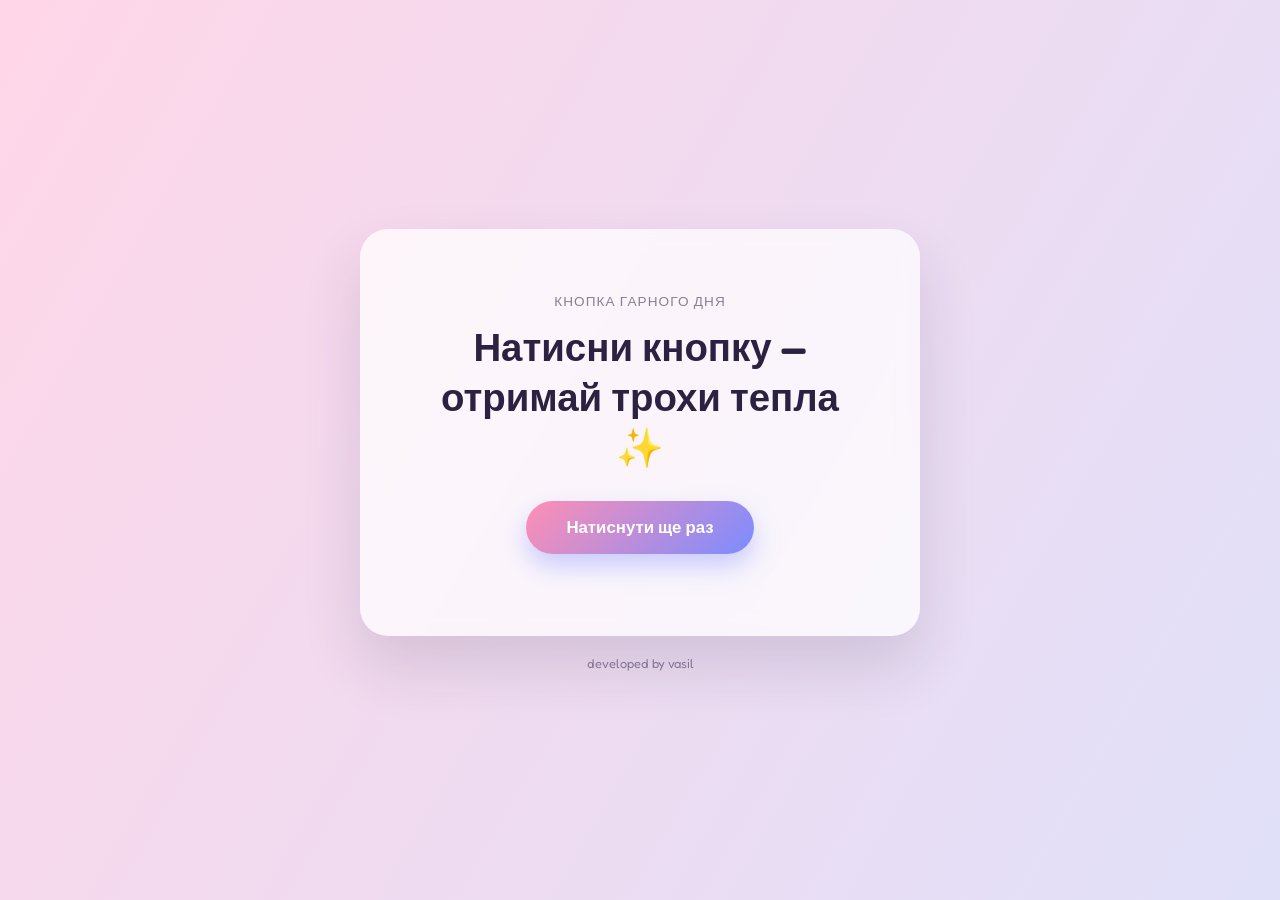
<file: fun/index.html>
<!DOCTYPE html>
<html lang="uk">
<head>
<meta charset="UTF-8">
<meta name="viewport" content="width=device-width, initial-scale=1.0">
<title>Кнопка гарного дня</title>
<meta name="description" content="Натисни і отримай трохи тепла">
<link rel="preconnect" href="https://fonts.googleapis.com">
<link rel="preconnect" href="https://fonts.gstatic.com" crossorigin>
<link href="https://fonts.googleapis.com/css2?family=Fredoka:wght@400;500;600;700&display=swap" rel="stylesheet">
<style>
* { box-sizing: border-box; margin: 0; padding: 0; }
:root { --ink: #2b2140; }
body {
  min-height: 100vh;
  display: flex; flex-direction: column; align-items: center; justify-content: center;
  font-family: 'Fredoka', sans-serif;
  color: var(--ink);
  text-align: center;
  padding: 24px;
  overflow: hidden;
  position: relative;
  background: linear-gradient(120deg, #ffd6e8, #d6e4ff, #d6fff0, #fff3d6);
  background-size: 400% 400%;
  animation: bgShift 14s ease infinite;
}
@keyframes bgShift {
  0% { background-position: 0% 50%; }
  50% { background-position: 100% 50%; }
  100% { background-position: 0% 50%; }
}

.card {
  background: rgba(255,255,255,0.72);
  backdrop-filter: blur(10px);
  border-radius: 28px;
  padding: clamp(36px, 8vw, 64px) clamp(24px, 6vw, 56px);
  max-width: 560px;
  box-shadow: 0 30px 60px rgba(43, 33, 64, 0.14);
  position: relative;
  z-index: 2;
}
.eyebrow { font-size: 0.85rem; font-weight: 500; letter-spacing: 0.08em; text-transform: uppercase; opacity: 0.55; margin-bottom: 14px; }
.message {
  font-size: clamp(1.6rem, 5vw, 2.4rem);
  font-weight: 600;
  line-height: 1.3;
  min-height: 3.6em;
  display: flex;
  align-items: center;
  justify-content: center;
  transition: opacity .25s, transform .25s;
}
.message.is-swapping { opacity: 0; transform: scale(0.92) translateY(8px); }

.btn {
  margin-top: 28px;
  border: none;
  cursor: pointer;
  padding: 16px 40px;
  font-family: inherit;
  font-size: 1.05rem;
  font-weight: 600;
  color: #fff;
  background: linear-gradient(135deg, #ff8fb3, #7c8cff);
  border-radius: 999px;
  box-shadow: 0 12px 26px rgba(124, 140, 255, 0.4);
  transition: transform .2s cubic-bezier(.34,1.56,.64,1), box-shadow .2s;
}
.btn:hover { transform: translateY(-3px) scale(1.03); box-shadow: 0 16px 32px rgba(124, 140, 255, 0.5); }
.btn:active { transform: scale(0.96); }

.counter { margin-top: 18px; font-size: 0.85rem; opacity: 0.5; }

.confetti-piece {
  position: fixed;
  top: -10px;
  width: 9px; height: 9px;
  z-index: 5;
  pointer-events: none;
  animation: confettiFall 1.8s ease-in forwards;
}
@keyframes confettiFall {
  to { transform: translateY(105vh) rotate(540deg); opacity: 0; }
}
</style>
</head>
<body>

<div class="card">
  <p class="eyebrow">Кнопка гарного дня</p>
  <p class="message" id="message">Натисни кнопку — отримай трохи тепла ✨</p>
  <button class="btn" id="btn">Натиснути ще раз</button>
  <p class="counter" id="counter"></p>
</div>

<p style="position:relative;z-index:2;margin-top:20px;font-size:0.8rem;opacity:0.5">developed by vasil</p>

<script>
const messages = [
  'Ти справляєшся краще, ніж думаєш.',
  'Сьогодні чудовий день, щоб почати щось нове.',
  'Хтось зараз усміхається, згадавши тебе.',
  'Твоя ідея достатньо хороша, щоб спробувати.',
  'Маленький крок сьогодні — велика різниця через рік.',
  'Ти вже пройшов більше, ніж здається.',
  'Відпочити — теж частина плану. Дозволяю.',
  'У тебе класний смак. Серйозно.',
  'Складні дні роблять легкі відчутнішими.',
  'Хтось би багато віддав за твою наполегливість.',
  'Зроби сьогодні одну річ тільки для себе.',
  'Ти не зобов\'язаний бути ідеальним, щоб бути достатнім.',
];

const messageEl = document.getElementById('message');
const btn = document.getElementById('btn');
const counterEl = document.getElementById('counter');
let clicks = 0;
let lastIndex = -1;

function randomMessage() {
  let i;
  do { i = Math.floor(Math.random() * messages.length); } while (i === lastIndex);
  lastIndex = i;
  return messages[i];
}

function burstConfetti() {
  const colors = ['#ff8fb3', '#7c8cff', '#ffd166', '#7ee8b0'];
  for (let i = 0; i < 24; i++) {
    const piece = document.createElement('div');
    piece.className = 'confetti-piece';
    piece.style.left = `${Math.random() * 100}vw`;
    piece.style.background = colors[Math.floor(Math.random() * colors.length)];
    piece.style.borderRadius = Math.random() > 0.5 ? '50%' : '2px';
    piece.style.animationDuration = `${1.3 + Math.random() * 1}s`;
    piece.style.animationDelay = `${Math.random() * 0.2}s`;
    document.body.appendChild(piece);
    piece.addEventListener('animationend', () => piece.remove());
  }
}

btn.addEventListener('click', () => {
  clicks++;
  messageEl.classList.add('is-swapping');
  setTimeout(() => {
    messageEl.textContent = randomMessage();
    messageEl.classList.remove('is-swapping');
  }, 220);
  burstConfetti();
  counterEl.textContent = clicks === 1 ? 'натискань: 1' : `натискань: ${clicks}`;
});
</script>
</body>
</html>
</file>
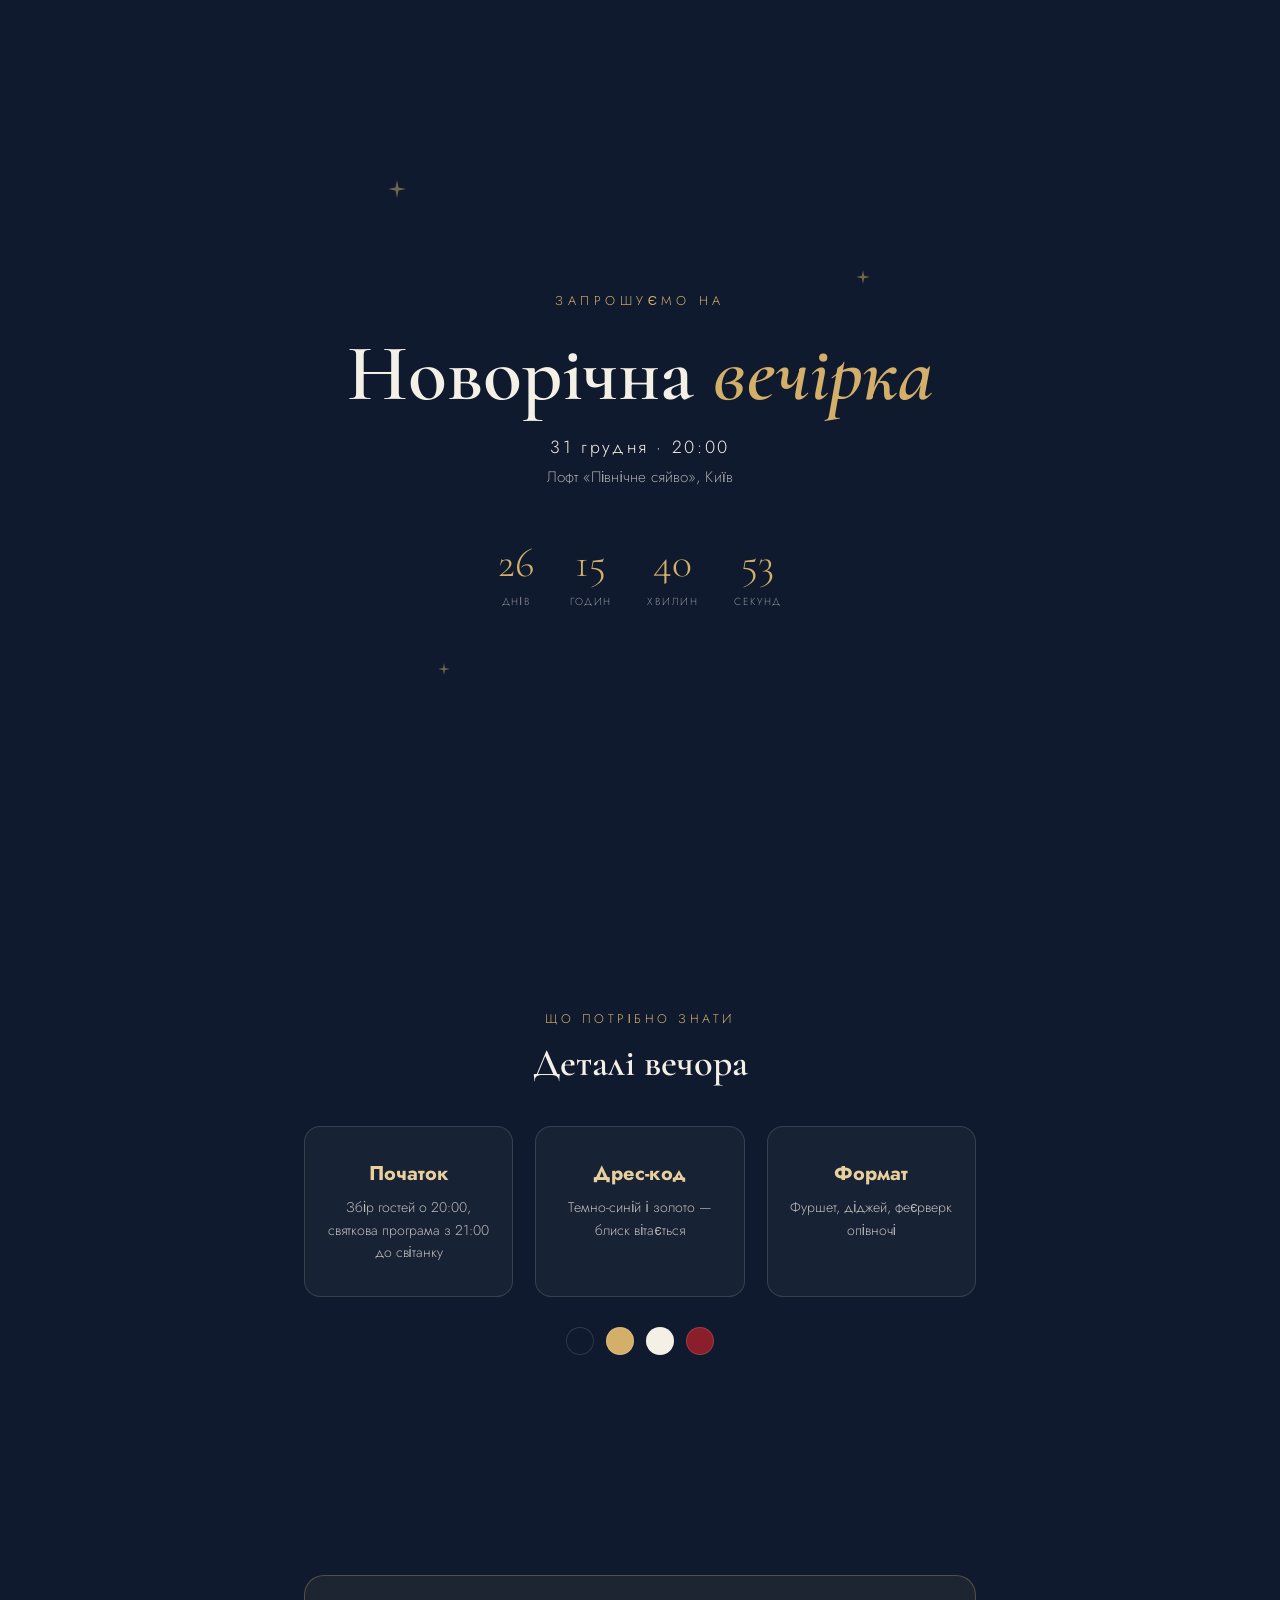
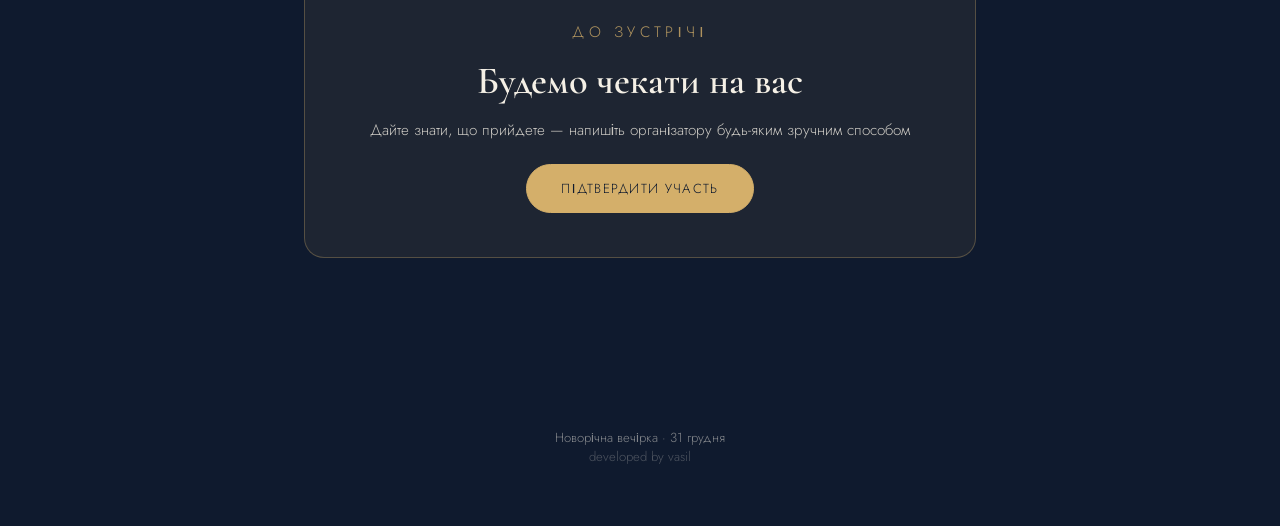
<file: holiday-invitation/index.html>
<!DOCTYPE html>
<html lang="uk">
<head>
<meta charset="UTF-8">
<meta name="viewport" content="width=device-width, initial-scale=1.0">
<title>Новорічна вечірка — 31 грудня</title>
<meta name="description" content="Запрошення на новорічну вечірку">
<link rel="preconnect" href="https://fonts.googleapis.com">
<link rel="preconnect" href="https://fonts.gstatic.com" crossorigin>
<link href="https://fonts.googleapis.com/css2?family=Cormorant+Garamond:ital,wght@0,400;0,600;1,500&family=Jost:wght@300;400;500&display=swap" rel="stylesheet">
<style>
:root {
  --navy: #0f1a2e;
  --navy-deep: #0a1220;
  --gold: #d4af6a;
  --gold-soft: #e8cf9c;
  --cream: #f5f0e6;
  --line: rgba(245, 240, 230, 0.14);
  --font-serif: 'Cormorant Garamond', serif;
  --font-sans: 'Jost', sans-serif;
  --ease: cubic-bezier(.16,1,.3,1);
}
* { box-sizing: border-box; margin: 0; padding: 0; }
html { scroll-behavior: smooth; }
body {
  background: var(--navy);
  color: var(--cream);
  font-family: var(--font-sans);
  font-weight: 300;
  overflow-x: hidden;
}
a { color: inherit; text-decoration: none; }
h1, h2 { font-family: var(--font-serif); font-weight: 600; }

/* снегопад */
.snow { position: fixed; inset: 0; pointer-events: none; z-index: 1; overflow: hidden; }
.snow span {
  position: absolute; top: -10px;
  width: 5px; height: 5px; border-radius: 50%;
  background: var(--gold-soft);
  opacity: 0.6;
  animation: fall linear infinite;
}
@keyframes fall {
  to { transform: translateY(110vh) translateX(20px); opacity: 0; }
}

section { position: relative; z-index: 2; padding: 110px 24px; max-width: 720px; margin: 0 auto; text-align: center; }

/* hero */
.hero { min-height: 100vh; display: flex; flex-direction: column; align-items: center; justify-content: center; }
.hero__eyebrow { font-size: 0.8rem; letter-spacing: 0.35em; text-transform: uppercase; color: var(--gold); margin-bottom: 20px; }
.hero__title { font-size: clamp(2.6rem, 8vw, 5rem); line-height: 1.1; margin-bottom: 16px; }
.hero__title em { font-style: italic; color: var(--gold); }
.hero__date { font-size: 1.1rem; letter-spacing: 0.15em; margin-bottom: 6px; }
.hero__venue { font-size: 0.95rem; opacity: 0.65; margin-bottom: 50px; }

.countdown { display: flex; gap: clamp(16px, 4vw, 36px); }
.countdown__item { display: flex; flex-direction: column; align-items: center; }
.countdown__num { font-family: var(--font-serif); font-size: clamp(1.8rem, 4vw, 2.6rem); color: var(--gold); }
.countdown__label { font-size: 0.64rem; letter-spacing: 0.14em; text-transform: uppercase; opacity: 0.55; margin-top: 6px; }

.sparkle { position: absolute; color: var(--gold); opacity: 0.5; animation: twinkle 2.4s ease-in-out infinite; }
@keyframes twinkle { 0%, 100% { opacity: 0.15; transform: scale(0.8); } 50% { opacity: 0.7; transform: scale(1.1); } }

/* общие заголовки */
.eyebrow { font-size: 0.78rem; letter-spacing: 0.28em; text-transform: uppercase; color: var(--gold); margin-bottom: 12px; }
.title { font-size: clamp(1.8rem, 4.5vw, 2.4rem); margin-bottom: 40px; }

.reveal { opacity: 0; transform: translateY(24px); transition: opacity .8s var(--ease), transform .8s var(--ease); }
.reveal.is-visible { opacity: 1; transform: translateY(0); }

/* детали */
.details__grid { display: grid; grid-template-columns: repeat(3, 1fr); gap: 22px; }
@media (max-width: 640px) { .details__grid { grid-template-columns: 1fr; } }
.detail-card {
  background: rgba(245, 240, 230, 0.04);
  border: 1px solid var(--line);
  border-radius: 16px;
  padding: 32px 20px;
}
.detail-card h3 { font-size: 1.25rem; margin-bottom: 8px; color: var(--gold-soft); }
.detail-card p { font-size: 0.88rem; opacity: 0.75; line-height: 1.6; }

/* дресс-код */
.palette { display: flex; justify-content: center; gap: 12px; margin-top: 30px; }
.palette span { width: 28px; height: 28px; border-radius: 50%; background: var(--c); border: 1px solid var(--line); }

/* rsvp-подобный блок без формы */
.cta {
  background: rgba(212, 175, 106, 0.08);
  border: 1px solid rgba(212, 175, 106, 0.3);
  border-radius: 20px;
  padding: 44px 28px;
}
.cta p { font-size: 0.95rem; opacity: 0.8; margin-bottom: 22px; line-height: 1.6; }
.btn {
  display: inline-block;
  padding: 14px 34px;
  border: 1px solid var(--gold);
  border-radius: 999px;
  color: var(--navy);
  background: var(--gold);
  font-size: 0.82rem;
  letter-spacing: 0.1em;
  text-transform: uppercase;
  transition: transform .3s var(--ease), background .3s;
}
.btn:hover { background: var(--gold-soft); transform: translateY(-2px); }

footer { text-align: center; padding: 60px 24px; opacity: 0.5; font-size: 0.82rem; position: relative; z-index: 2; }
</style>
</head>
<body>

<div class="snow" id="snow"></div>

<section class="hero">
  <svg class="sparkle" style="left:15%;top:20%" width="18" height="18" viewBox="0 0 24 24"><path d="M12 0 L14 10 L24 12 L14 14 L12 24 L10 14 L0 12 L10 10 Z" fill="currentColor"/></svg>
  <svg class="sparkle" style="right:18%;top:30%;animation-delay:1s" width="14" height="14" viewBox="0 0 24 24"><path d="M12 0 L14 10 L24 12 L14 14 L12 24 L10 14 L0 12 L10 10 Z" fill="currentColor"/></svg>
  <svg class="sparkle" style="left:22%;bottom:25%;animation-delay:1.6s" width="12" height="12" viewBox="0 0 24 24"><path d="M12 0 L14 10 L24 12 L14 14 L12 24 L10 14 L0 12 L10 10 Z" fill="currentColor"/></svg>

  <p class="hero__eyebrow">Запрошуємо на</p>
  <h1 class="hero__title">Новорічна <em>вечірка</em></h1>
  <p class="hero__date">31 грудня · 20:00</p>
  <p class="hero__venue">Лофт «Північне сяйво», Київ</p>

  <div class="countdown" id="countdown">
    <div class="countdown__item"><span class="countdown__num" id="cdDays">00</span><span class="countdown__label">днів</span></div>
    <div class="countdown__item"><span class="countdown__num" id="cdHours">00</span><span class="countdown__label">годин</span></div>
    <div class="countdown__item"><span class="countdown__num" id="cdMinutes">00</span><span class="countdown__label">хвилин</span></div>
    <div class="countdown__item"><span class="countdown__num" id="cdSeconds">00</span><span class="countdown__label">секунд</span></div>
  </div>
</section>

<section>
  <p class="eyebrow reveal">Що потрібно знати</p>
  <h2 class="title reveal">Деталі вечора</h2>
  <div class="details__grid">
    <div class="detail-card reveal">
      <h3>Початок</h3>
      <p>Збір гостей о 20:00, святкова програма з 21:00 до світанку</p>
    </div>
    <div class="detail-card reveal">
      <h3>Дрес-код</h3>
      <p>Темно-синій і золото — блиск вітається</p>
    </div>
    <div class="detail-card reveal">
      <h3>Формат</h3>
      <p>Фуршет, діджей, феєрверк опівночі</p>
    </div>
  </div>
  <div class="palette reveal" aria-hidden="true">
    <span style="--c:#0f1a2e"></span>
    <span style="--c:#d4af6a"></span>
    <span style="--c:#f5f0e6"></span>
    <span style="--c:#8a1f2b"></span>
  </div>
</section>

<section>
  <div class="cta reveal">
    <p class="eyebrow" style="margin-bottom:14px">До зустрічі</p>
    <h2 class="title" style="margin-bottom:14px">Будемо чекати на вас</h2>
    <p>Дайте знати, що прийдете — напишіть організатору будь-яким зручним способом</p>
    <a class="btn" href="tel:+380000000000">Підтвердити участь</a>
  </div>
</section>

<footer>Новорічна вечірка · 31 грудня<br><span style="opacity:0.55">developed by vasil</span></footer>

<script>
// снігопад
const snow = document.getElementById('snow');
for (let i = 0; i < 40; i++) {
  const flake = document.createElement('span');
  flake.style.left = `${Math.random() * 100}%`;
  flake.style.animationDuration = `${8 + Math.random() * 10}s`;
  flake.style.animationDelay = `${Math.random() * 10}s`;
  flake.style.opacity = 0.3 + Math.random() * 0.5;
  flake.style.width = flake.style.height = `${3 + Math.random() * 4}px`;
  snow.appendChild(flake);
}

// зворотний відлік до 31 грудня поточного/наступного року, 20:00
function nextNewYearEve() {
  const now = new Date();
  let year = now.getFullYear();
  let target = new Date(`${year}-12-31T20:00:00`);
  if (target < now) target = new Date(`${year + 1}-12-31T20:00:00`);
  return target;
}
const TARGET = nextNewYearEve();

function updateCountdown() {
  const diff = TARGET - new Date();
  const els = {
    days: document.getElementById('cdDays'),
    hours: document.getElementById('cdHours'),
    minutes: document.getElementById('cdMinutes'),
    seconds: document.getElementById('cdSeconds'),
  };
  if (diff <= 0) { Object.values(els).forEach(el => el.textContent = '00'); return; }
  els.days.textContent = String(Math.floor(diff / 864e5)).padStart(2, '0');
  els.hours.textContent = String(Math.floor((diff / 36e5) % 24)).padStart(2, '0');
  els.minutes.textContent = String(Math.floor((diff / 6e4) % 60)).padStart(2, '0');
  els.seconds.textContent = String(Math.floor((diff / 1e3) % 60)).padStart(2, '0');
}
updateCountdown();
setInterval(updateCountdown, 1000);

// reveal при прокрутці
const revealEls = document.querySelectorAll('.reveal');
const io = new IntersectionObserver((entries) => {
  entries.forEach(e => { if (e.isIntersecting) { e.target.classList.add('is-visible'); io.unobserve(e.target); } });
}, { threshold: 0.15 });
revealEls.forEach(el => io.observe(el));
</script>
</body>
</html>
</file>
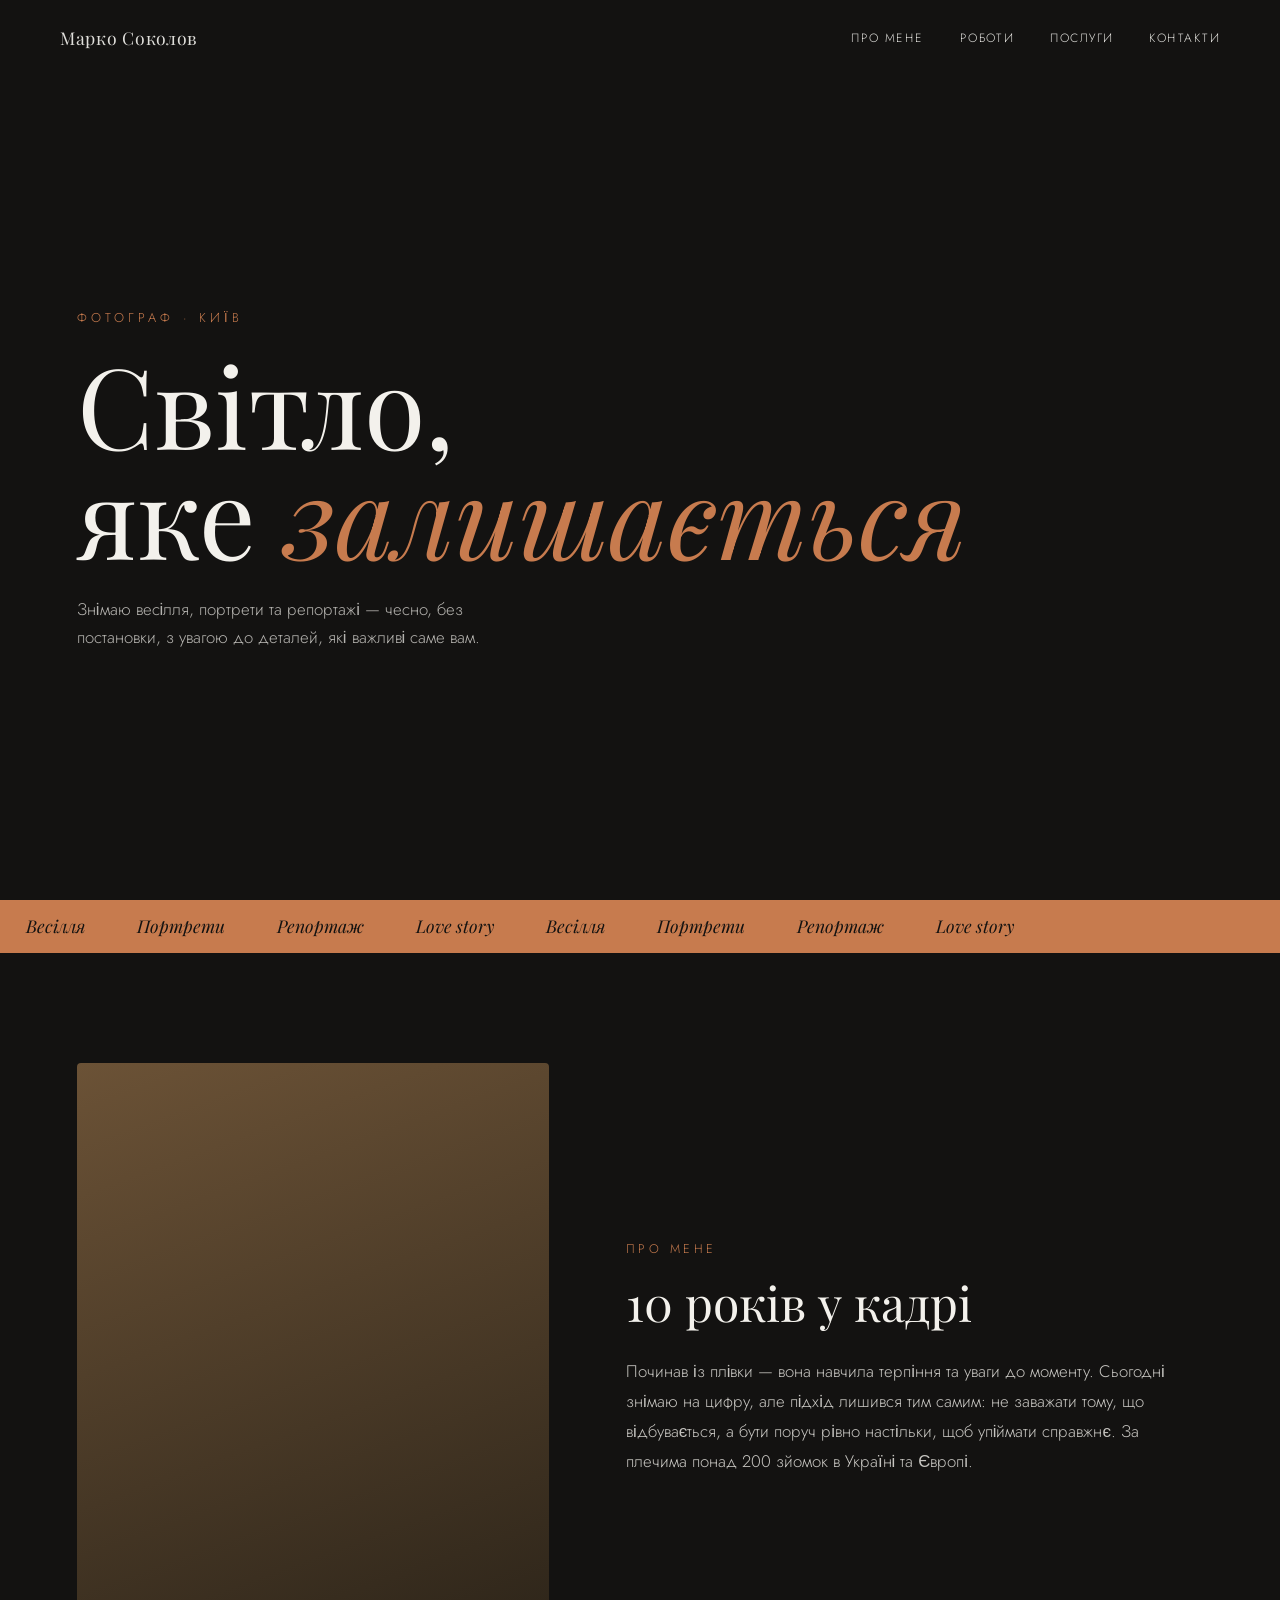
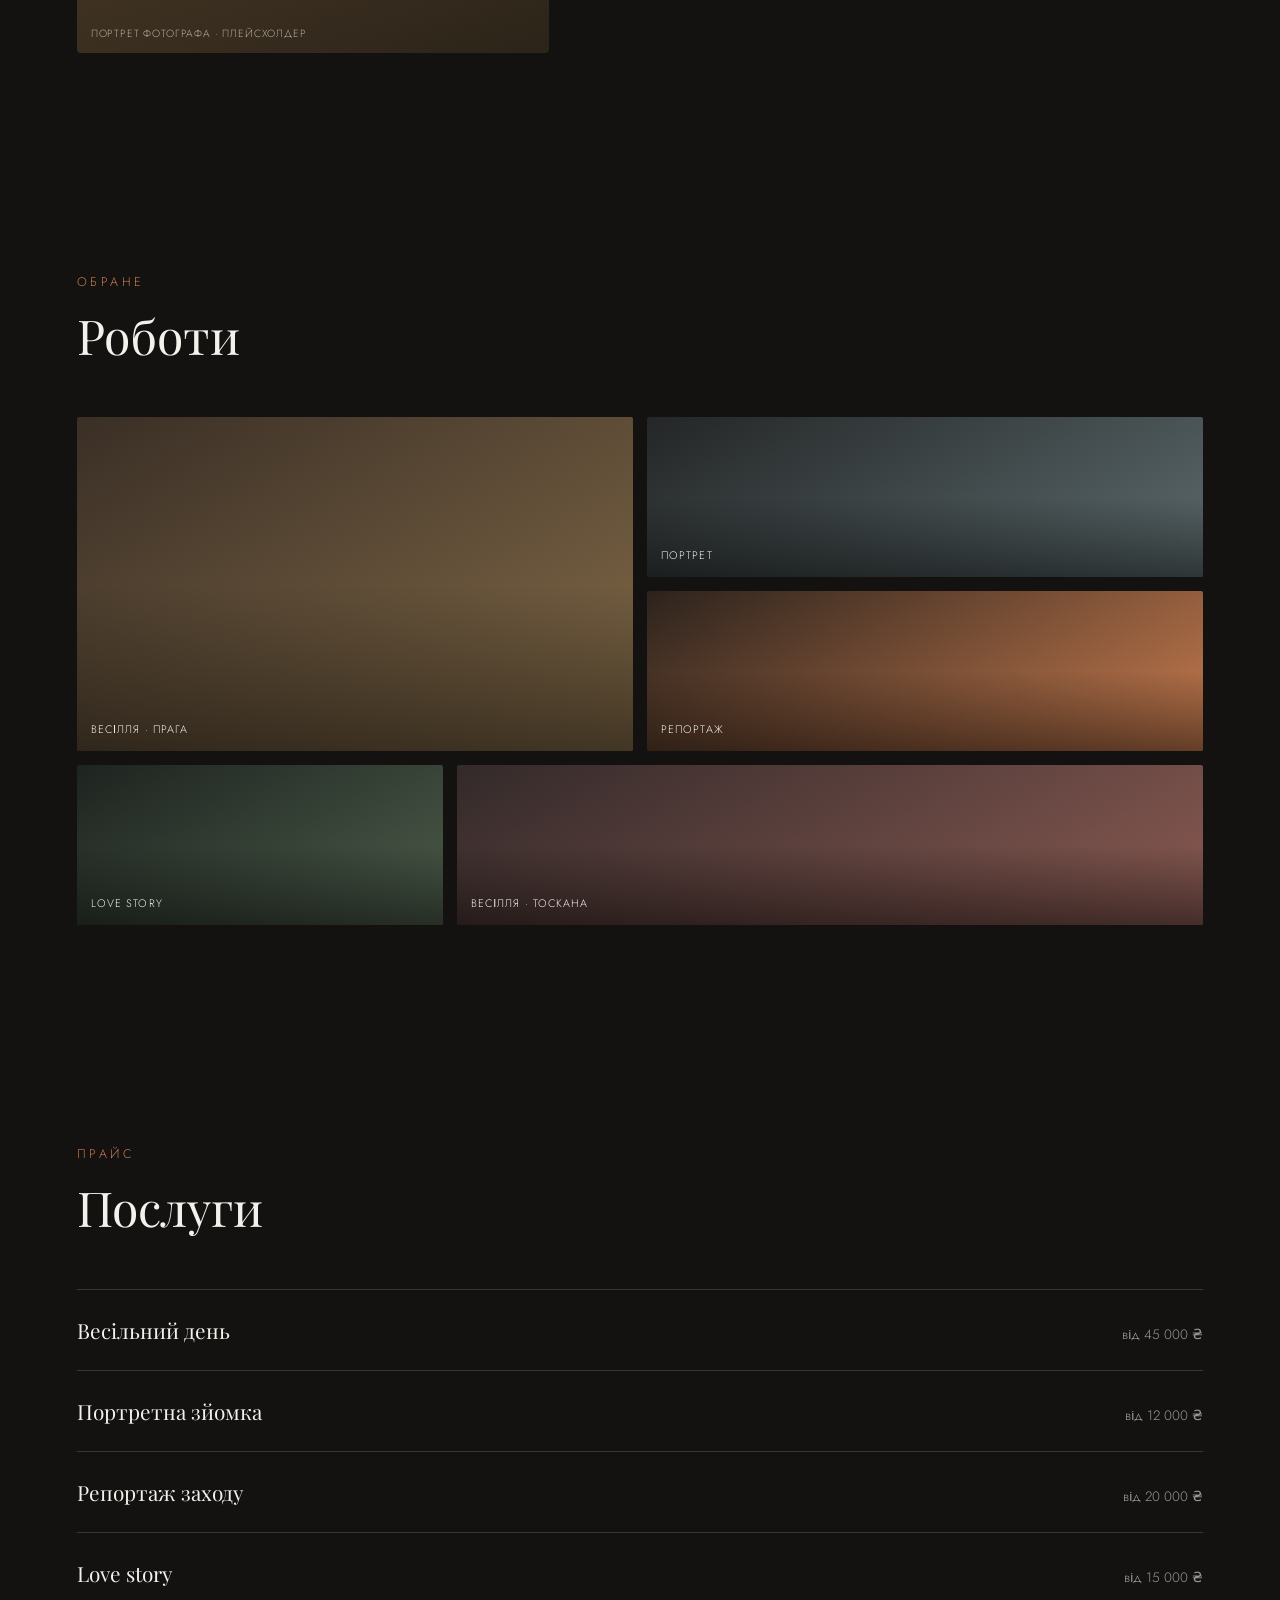
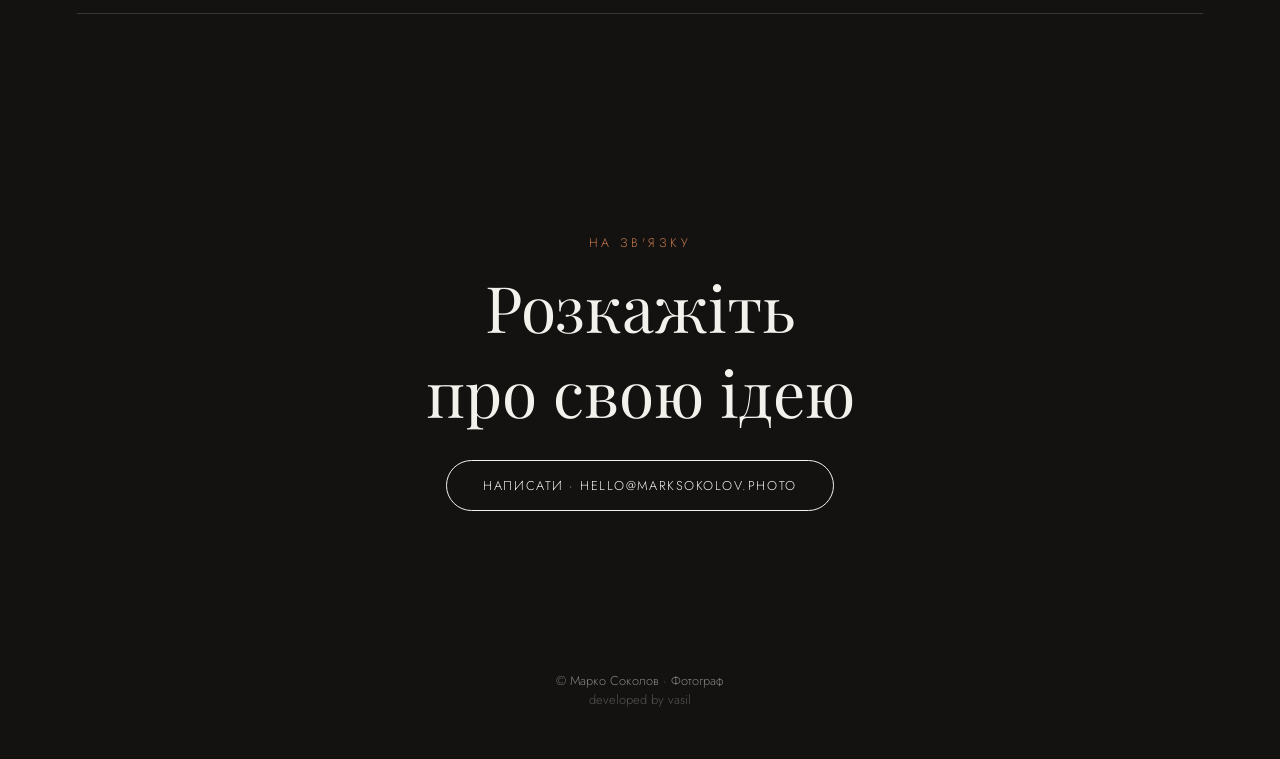
<file: photographer-portfolio/index.html>
<!DOCTYPE html>
<html lang="uk">
<head>
<meta charset="UTF-8">
<meta name="viewport" content="width=device-width, initial-scale=1.0">
<title>Марко Соколов — фотограф</title>
<meta name="description" content="Портфоліо фотографа Марка Соколова">
<link rel="preconnect" href="https://fonts.googleapis.com">
<link rel="preconnect" href="https://fonts.gstatic.com" crossorigin>
<link href="https://fonts.googleapis.com/css2?family=Playfair+Display:ital,wght@0,400;0,500;1,400&family=Jost:wght@300;400;500&display=swap" rel="stylesheet">
<style>
:root {
  --ink: #131211;
  --paper: #f3f1ec;
  --line: rgba(243,241,236,0.16);
  --accent: #c77b4e;
  --font-serif: 'Playfair Display', serif;
  --font-sans: 'Jost', sans-serif;
  --ease: cubic-bezier(.16,1,.3,1);
}
* { box-sizing: border-box; margin: 0; padding: 0; }
html { scroll-behavior: smooth; }
body { background: var(--ink); color: var(--paper); font-family: var(--font-sans); font-weight: 300; overflow-x: hidden; }
a { color: inherit; text-decoration: none; }
h1, h2 { font-family: var(--font-serif); font-weight: 400; }
img, svg { display: block; max-width: 100%; }

.nav {
  position: fixed; top: 0; left: 0; right: 0; z-index: 50;
  display: flex; justify-content: space-between; align-items: center;
  padding: 26px clamp(20px, 5vw, 60px);
  mix-blend-mode: difference;
}
.nav__logo { font-family: var(--font-serif); font-size: 1.1rem; letter-spacing: 0.04em; }
.nav__links { display: flex; gap: clamp(18px, 3vw, 36px); }
.nav__links a { font-size: 0.75rem; letter-spacing: 0.12em; text-transform: uppercase; }
@media (max-width: 640px) { .nav__links { display: none; } }

.hero {
  min-height: 100vh; display: flex; flex-direction: column; justify-content: center;
  padding: 120px clamp(24px, 6vw, 80px) 60px;
}
.hero__eyebrow { font-size: 0.8rem; letter-spacing: 0.32em; text-transform: uppercase; color: var(--accent); margin-bottom: 22px; }
.hero__title { font-size: clamp(3rem, 9vw, 7rem); line-height: 0.98; margin-bottom: 26px; }
.hero__title em { font-style: italic; color: var(--accent); }
.hero__sub { max-width: 44ch; font-size: 1.05rem; opacity: 0.72; line-height: 1.7; }

.marquee { background: var(--accent); color: var(--ink); overflow: hidden; padding: 14px 0; white-space: nowrap; }
.marquee__track { display: inline-flex; animation: marquee 22s linear infinite; }
.marquee__track span { font-family: var(--font-serif); font-style: italic; font-size: 1.1rem; padding: 0 26px; }
@keyframes marquee { from { transform: translateX(0); } to { transform: translateX(-50%); } }

section { padding: 110px clamp(24px, 6vw, 80px); }
.section-head { margin-bottom: 50px; }
.eyebrow { font-size: 0.78rem; letter-spacing: 0.28em; text-transform: uppercase; color: var(--accent); margin-bottom: 12px; }
.title { font-size: clamp(2rem, 5vw, 3rem); }

.reveal { opacity: 0; transform: translateY(26px); transition: opacity .8s var(--ease), transform .8s var(--ease); }
.reveal.is-visible { opacity: 1; transform: translateY(0); }

/* about */
.about { display: grid; grid-template-columns: 0.9fr 1.1fr; gap: clamp(30px,6vw,80px); align-items: center; }
.about__photo { aspect-ratio: 4/5; border-radius: 4px; background: linear-gradient(160deg, #6b5236, #2c2419); position: relative; overflow: hidden; }
.about__photo::after { content: 'портрет фотографа · плейсхолдер'; position: absolute; left: 14px; bottom: 12px; font-size: 0.65rem; letter-spacing: 0.08em; text-transform: uppercase; opacity: 0.65; }
.about__text { font-size: 1.05rem; line-height: 1.8; opacity: 0.8; }
@media (max-width: 800px) { .about { grid-template-columns: 1fr; } }

/* gallery */
.gallery__grid { display: grid; grid-template-columns: repeat(6, 1fr); grid-auto-rows: 160px; gap: 14px; }
.gallery__tile { border-radius: 2px; position: relative; overflow: hidden; display: flex; align-items: flex-end; padding: 14px; }
.gallery__tile::before { content: ''; position: absolute; inset: 0; background: linear-gradient(180deg, transparent 50%, rgba(0,0,0,0.5)); }
.gallery__tile span { position: relative; z-index: 1; font-size: 0.68rem; letter-spacing: 0.1em; text-transform: uppercase; }
.gallery__tile--1 { grid-column: span 3; grid-row: span 2; background: linear-gradient(150deg,#3a2f26,#846b48); }
.gallery__tile--2 { grid-column: span 3; background: linear-gradient(150deg,#242627,#5c6b6d); }
.gallery__tile--3 { grid-column: span 3; background: linear-gradient(150deg,#2c231d,#c77b4e); }
.gallery__tile--4 { grid-column: span 2; background: linear-gradient(150deg,#1e2420,#4c5c4a); }
.gallery__tile--5 { grid-column: span 4; background: linear-gradient(150deg,#332a2a,#8a5a52); }
@media (max-width: 700px) {
  .gallery__grid { grid-template-columns: repeat(2,1fr); grid-auto-rows: 140px; }
  .gallery__tile { grid-column: span 1 !important; grid-row: span 1 !important; }
}

/* services */
.services__list { border-top: 1px solid var(--line); }
.service-row { display: flex; justify-content: space-between; align-items: baseline; padding: 26px 0; border-bottom: 1px solid var(--line); gap: 20px; }
.service-row h3 { font-family: var(--font-serif); font-size: 1.3rem; font-weight: 400; }
.service-row span { font-size: 0.85rem; opacity: 0.6; white-space: nowrap; }

/* contact */
.contact { text-align: center; }
.contact__title { font-size: clamp(2.2rem, 7vw, 4rem); margin-bottom: 26px; }
.btn { display: inline-flex; align-items: center; gap: 10px; padding: 15px 36px; border: 1px solid var(--paper); border-radius: 999px; font-size: 0.8rem; letter-spacing: 0.12em; text-transform: uppercase; transition: background .3s, color .3s; }
.btn:hover { background: var(--paper); color: var(--ink); }

footer { text-align: center; padding: 50px 24px; opacity: 0.5; font-size: 0.8rem; }
</style>
</head>
<body>

<header class="nav">
  <a href="#" class="nav__logo">Марко Соколов</a>
  <nav class="nav__links">
    <a href="#about">Про мене</a>
    <a href="#work">Роботи</a>
    <a href="#services">Послуги</a>
    <a href="#contact">Контакти</a>
  </nav>
</header>

<section class="hero">
  <p class="hero__eyebrow">Фотограф · Київ</p>
  <h1 class="hero__title">Світло,<br>яке <em>залишається</em></h1>
  <p class="hero__sub">Знімаю весілля, портрети та репортажі — чесно, без постановки, з увагою до деталей, які важливі саме вам.</p>
</section>

<div class="marquee" aria-hidden="true">
  <div class="marquee__track">
    <span>Весілля</span><span>Портрети</span><span>Репортаж</span><span>Love story</span>
    <span>Весілля</span><span>Портрети</span><span>Репортаж</span><span>Love story</span>
  </div>
</div>

<section id="about">
  <div class="about">
    <div class="about__photo reveal"></div>
    <div class="reveal">
      <p class="eyebrow">Про мене</p>
      <h2 class="title" style="margin-bottom:22px">10 років у кадрі</h2>
      <p class="about__text">Починав із плівки — вона навчила терпіння та уваги до моменту. Сьогодні знімаю на цифру, але підхід лишився тим самим: не заважати тому, що відбувається, а бути поруч рівно настільки, щоб упіймати справжнє. За плечима понад 200 зйомок в Україні та Європі.</p>
    </div>
  </div>
</section>

<section id="work">
  <div class="section-head reveal">
    <p class="eyebrow">Обране</p>
    <h2 class="title">Роботи</h2>
  </div>
  <div class="gallery__grid">
    <div class="gallery__tile gallery__tile--1 reveal"><span>Весілля · Прага</span></div>
    <div class="gallery__tile gallery__tile--2 reveal"><span>Портрет</span></div>
    <div class="gallery__tile gallery__tile--3 reveal"><span>Репортаж</span></div>
    <div class="gallery__tile gallery__tile--4 reveal"><span>Love story</span></div>
    <div class="gallery__tile gallery__tile--5 reveal"><span>Весілля · Тоскана</span></div>
  </div>
</section>

<section id="services">
  <div class="section-head reveal">
    <p class="eyebrow">Прайс</p>
    <h2 class="title">Послуги</h2>
  </div>
  <div class="services__list reveal">
    <div class="service-row"><h3>Весільний день</h3><span>від 45 000 ₴</span></div>
    <div class="service-row"><h3>Портретна зйомка</h3><span>від 12 000 ₴</span></div>
    <div class="service-row"><h3>Репортаж заходу</h3><span>від 20 000 ₴</span></div>
    <div class="service-row"><h3>Love story</h3><span>від 15 000 ₴</span></div>
  </div>
</section>

<section id="contact" class="contact">
  <p class="eyebrow reveal">На зв'язку</p>
  <h2 class="contact__title reveal">Розкажіть<br>про свою ідею</h2>
  <a class="btn reveal" href="mailto:hello@marksokolov.photo">Написати · hello@marksokolov.photo</a>
</section>

<footer>© Марко Соколов · Фотограф<br><span style="opacity:0.6">developed by vasil</span></footer>

<script>
const revealEls = document.querySelectorAll('.reveal');
const io = new IntersectionObserver((entries) => {
  entries.forEach(e => { if (e.isIntersecting) { e.target.classList.add('is-visible'); io.unobserve(e.target); } });
}, { threshold: 0.12 });
revealEls.forEach(el => io.observe(el));
</script>
</body>
</html>
</file>
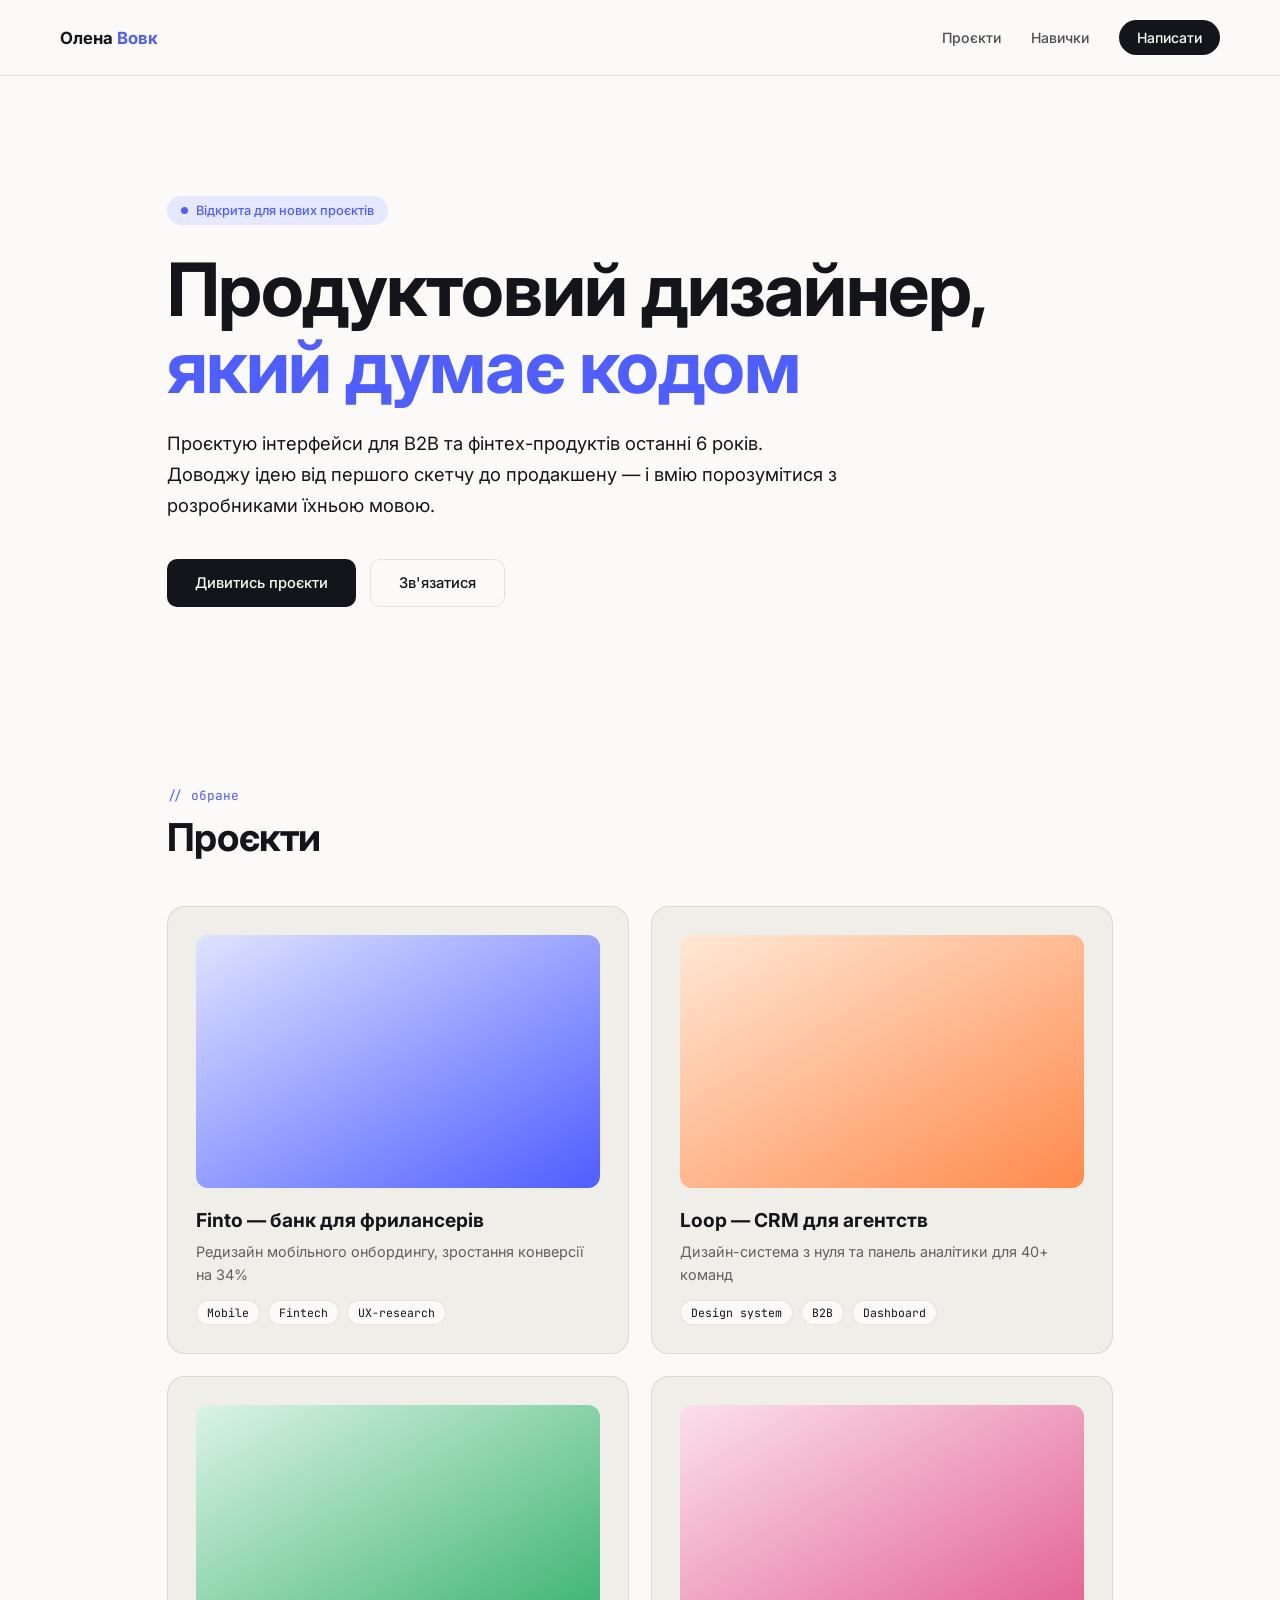
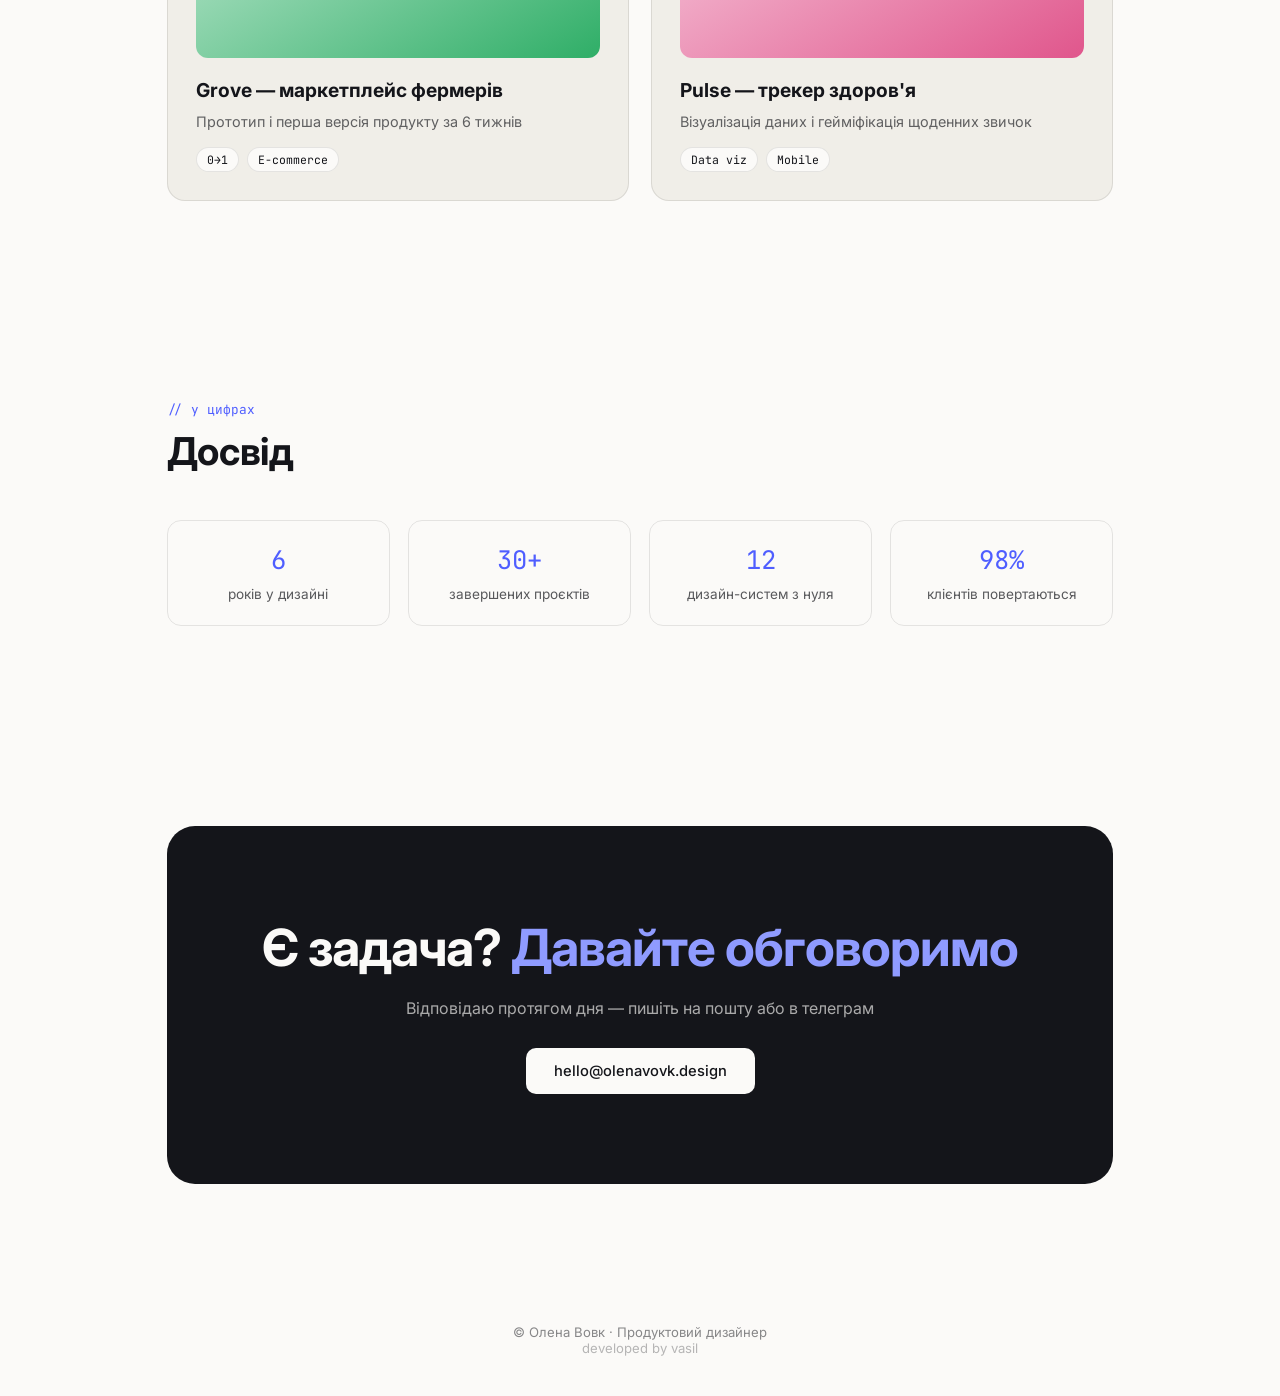
<file: portfolio/index.html>
<!DOCTYPE html>
<html lang="uk">
<head>
<meta charset="UTF-8">
<meta name="viewport" content="width=device-width, initial-scale=1.0">
<title>Олена Вовк — продуктовий дизайнер</title>
<meta name="description" content="Портфоліо продуктового дизайнера Олени Вовк">
<link rel="preconnect" href="https://fonts.googleapis.com">
<link rel="preconnect" href="https://fonts.gstatic.com" crossorigin>
<link href="https://fonts.googleapis.com/css2?family=Inter:wght@300;400;500;600;700&family=JetBrains+Mono:wght@400;500&display=swap" rel="stylesheet">
<style>
:root {
  --ink: #14151a;
  --paper: #fbfaf8;
  --paper-dim: #f0eee8;
  --accent: #4f5eff;
  --accent-soft: #e6e8ff;
  --line: rgba(20,21,26,0.1);
  --font-sans: 'Inter', sans-serif;
  --font-mono: 'JetBrains Mono', monospace;
  --ease: cubic-bezier(.16,1,.3,1);
}
* { box-sizing: border-box; margin: 0; padding: 0; }
html { scroll-behavior: smooth; }
body { background: var(--paper); color: var(--ink); font-family: var(--font-sans); overflow-x: hidden; }
a { color: inherit; text-decoration: none; }
img, svg { display: block; max-width: 100%; }

.nav {
  position: sticky; top: 0; z-index: 50;
  display: flex; justify-content: space-between; align-items: center;
  padding: 20px clamp(20px, 5vw, 60px);
  background: rgba(251,250,248,0.85);
  backdrop-filter: blur(8px);
  border-bottom: 1px solid var(--line);
}
.nav__logo { font-weight: 700; font-size: 1.05rem; }
.nav__logo span { color: var(--accent); }
.nav__links { display: flex; gap: clamp(16px, 3vw, 30px); align-items: center; }
.nav__links a { font-size: 0.88rem; font-weight: 500; opacity: 0.75; transition: opacity .2s; }
.nav__links a:hover { opacity: 1; }
.nav__cta { padding: 9px 18px; background: var(--ink); color: var(--paper) !important; border-radius: 999px; opacity: 1 !important; }
@media (max-width: 640px) { .nav__links a:not(.nav__cta) { display: none; } }

section { padding: 100px clamp(20px, 6vw, 80px); max-width: 1100px; margin: 0 auto; }

.hero { padding-top: 120px; padding-bottom: 80px; }
.hero__badge { display: inline-flex; align-items: center; gap: 8px; padding: 7px 14px; background: var(--accent-soft); color: var(--accent); border-radius: 999px; font-size: 0.8rem; font-weight: 500; margin-bottom: 26px; }
.hero__badge::before { content: ''; width: 7px; height: 7px; border-radius: 50%; background: var(--accent); }
.hero__title { font-size: clamp(2.6rem, 6.5vw, 4.6rem); line-height: 1.05; font-weight: 700; letter-spacing: -0.02em; margin-bottom: 22px; }
.hero__title span { color: var(--accent); }
.hero__sub { max-width: 56ch; font-size: 1.15rem; line-height: 1.7; opacity: 0.68; margin-bottom: 38px; }
.hero__actions { display: flex; gap: 14px; flex-wrap: wrap; }

.btn { display: inline-flex; align-items: center; gap: 8px; padding: 14px 28px; border-radius: 10px; font-size: 0.92rem; font-weight: 500; transition: transform .25s var(--ease), box-shadow .25s var(--ease); }
.btn--primary { background: var(--ink); color: var(--paper); }
.btn--primary:hover { transform: translateY(-2px); box-shadow: 0 10px 24px rgba(20,21,26,0.2); }
.btn--ghost { border: 1px solid var(--line); }
.btn--ghost:hover { background: var(--paper-dim); }

.reveal { opacity: 0; transform: translateY(24px); transition: opacity .7s var(--ease), transform .7s var(--ease); }
.reveal.is-visible { opacity: 1; transform: translateY(0); }

.section-head { margin-bottom: 46px; }
.eyebrow { font-family: var(--font-mono); font-size: 0.8rem; color: var(--accent); margin-bottom: 10px; }
.title { font-size: clamp(1.8rem, 4vw, 2.4rem); font-weight: 700; letter-spacing: -0.01em; }

/* projects */
.projects__grid { display: grid; grid-template-columns: repeat(2, 1fr); gap: 22px; }
@media (max-width: 720px) { .projects__grid { grid-template-columns: 1fr; } }
.project-card {
  background: var(--paper-dim); border: 1px solid var(--line); border-radius: 18px;
  padding: 28px; transition: transform .3s var(--ease), box-shadow .3s var(--ease);
}
.project-card:hover { transform: translateY(-4px); box-shadow: 0 20px 40px rgba(20,21,26,0.08); }
.project-card__thumb { aspect-ratio: 16/10; border-radius: 12px; margin-bottom: 20px; }
.project-card__thumb--a { background: linear-gradient(150deg,#dfe3ff,#4f5eff); }
.project-card__thumb--b { background: linear-gradient(150deg,#ffe8d6,#ff8a4c); }
.project-card__thumb--c { background: linear-gradient(150deg,#dbf3e5,#2fae67); }
.project-card__thumb--d { background: linear-gradient(150deg,#fbe0ec,#e0568c); }
.project-card h3 { font-size: 1.2rem; margin-bottom: 8px; }
.project-card p { font-size: 0.9rem; opacity: 0.65; line-height: 1.6; margin-bottom: 14px; }
.tags { display: flex; gap: 8px; flex-wrap: wrap; }
.tags span { font-family: var(--font-mono); font-size: 0.72rem; padding: 4px 10px; background: var(--paper); border: 1px solid var(--line); border-radius: 999px; }

/* skills */
.skills__grid { display: grid; grid-template-columns: repeat(4, 1fr); gap: 18px; }
@media (max-width: 720px) { .skills__grid { grid-template-columns: repeat(2, 1fr); } }
.skill-card { padding: 22px; border: 1px solid var(--line); border-radius: 14px; text-align: center; }
.skill-card__num { font-family: var(--font-mono); font-size: 1.6rem; color: var(--accent); margin-bottom: 6px; }
.skill-card span { font-size: 0.85rem; opacity: 0.7; }

/* contact */
.contact { text-align: center; }
.contact__box { background: var(--ink); color: var(--paper); border-radius: 28px; padding: clamp(50px, 8vw, 90px) 24px; }
.contact__title { font-size: clamp(2rem, 5.5vw, 3.2rem); font-weight: 700; margin-bottom: 20px; letter-spacing: -0.02em; }
.contact__title span { color: #8f9bff; }
.contact p { opacity: 0.65; margin-bottom: 30px; }
.contact .btn--primary { background: var(--paper); color: var(--ink); }

footer { text-align: center; padding: 40px 24px; opacity: 0.5; font-size: 0.82rem; }
</style>
</head>
<body>

<header class="nav">
  <a href="#" class="nav__logo">Олена <span>Вовк</span></a>
  <nav class="nav__links">
    <a href="#work">Проєкти</a>
    <a href="#skills">Навички</a>
    <a href="#contact" class="nav__cta">Написати</a>
  </nav>
</header>

<section class="hero">
  <p class="hero__badge reveal">Відкрита для нових проєктів</p>
  <h1 class="hero__title reveal">Продуктовий дизайнер, <span>який думає кодом</span></h1>
  <p class="hero__sub reveal">Проєктую інтерфейси для B2B та фінтех-продуктів останні 6 років. Доводжу ідею від першого скетчу до продакшену — і вмію порозумітися з розробниками їхньою мовою.</p>
  <div class="hero__actions reveal">
    <a class="btn btn--primary" href="#work">Дивитись проєкти</a>
    <a class="btn btn--ghost" href="#contact">Зв'язатися</a>
  </div>
</section>

<section id="work">
  <div class="section-head reveal">
    <p class="eyebrow">// обране</p>
    <h2 class="title">Проєкти</h2>
  </div>
  <div class="projects__grid">
    <div class="project-card reveal">
      <div class="project-card__thumb project-card__thumb--a"></div>
      <h3>Finto — банк для фрилансерів</h3>
      <p>Редизайн мобільного онбордингу, зростання конверсії на 34%</p>
      <div class="tags"><span>Mobile</span><span>Fintech</span><span>UX-research</span></div>
    </div>
    <div class="project-card reveal">
      <div class="project-card__thumb project-card__thumb--b"></div>
      <h3>Loop — CRM для агентств</h3>
      <p>Дизайн-система з нуля та панель аналітики для 40+ команд</p>
      <div class="tags"><span>Design system</span><span>B2B</span><span>Dashboard</span></div>
    </div>
    <div class="project-card reveal">
      <div class="project-card__thumb project-card__thumb--c"></div>
      <h3>Grove — маркетплейс фермерів</h3>
      <p>Прототип і перша версія продукту за 6 тижнів</p>
      <div class="tags"><span>0→1</span><span>E-commerce</span></div>
    </div>
    <div class="project-card reveal">
      <div class="project-card__thumb project-card__thumb--d"></div>
      <h3>Pulse — трекер здоров'я</h3>
      <p>Візуалізація даних і гейміфікація щоденних звичок</p>
      <div class="tags"><span>Data viz</span><span>Mobile</span></div>
    </div>
  </div>
</section>

<section id="skills">
  <div class="section-head reveal">
    <p class="eyebrow">// у цифрах</p>
    <h2 class="title">Досвід</h2>
  </div>
  <div class="skills__grid">
    <div class="skill-card reveal"><div class="skill-card__num">6</div><span>років у дизайні</span></div>
    <div class="skill-card reveal"><div class="skill-card__num">30+</div><span>завершених проєктів</span></div>
    <div class="skill-card reveal"><div class="skill-card__num">12</div><span>дизайн-систем з нуля</span></div>
    <div class="skill-card reveal"><div class="skill-card__num">98%</div><span>клієнтів повертаються</span></div>
  </div>
</section>

<section id="contact" class="contact">
  <div class="contact__box reveal">
    <h2 class="contact__title">Є задача? <span>Давайте обговоримо</span></h2>
    <p>Відповідаю протягом дня — пишіть на пошту або в телеграм</p>
    <a class="btn btn--primary" href="mailto:hello@olenavovk.design">hello@olenavovk.design</a>
  </div>
</section>

<footer>© Олена Вовк · Продуктовий дизайнер<br><span style="opacity:0.6">developed by vasil</span></footer>

<script>
const revealEls = document.querySelectorAll('.reveal');
const io = new IntersectionObserver((entries) => {
  entries.forEach(e => { if (e.isIntersecting) { e.target.classList.add('is-visible'); io.unobserve(e.target); } });
}, { threshold: 0.12 });
revealEls.forEach(el => io.observe(el));
</script>
</body>
</html>
</file>
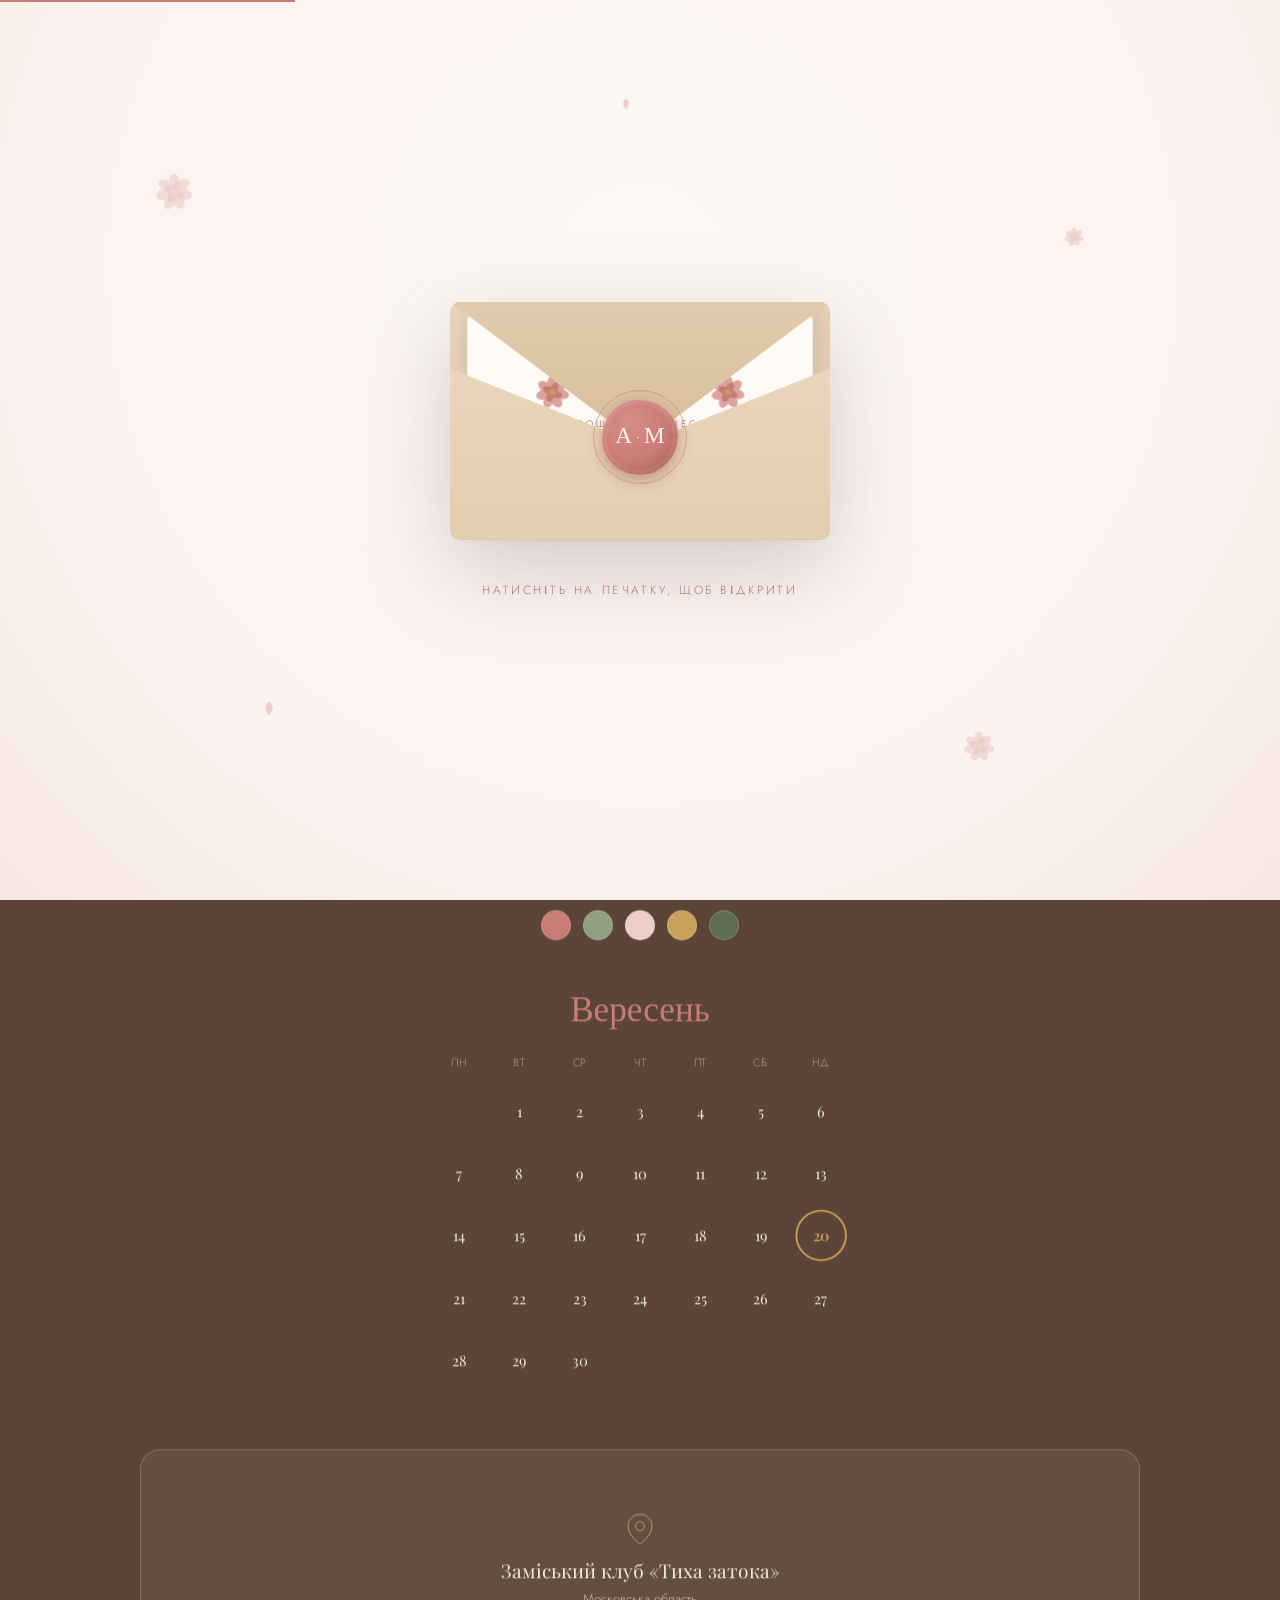
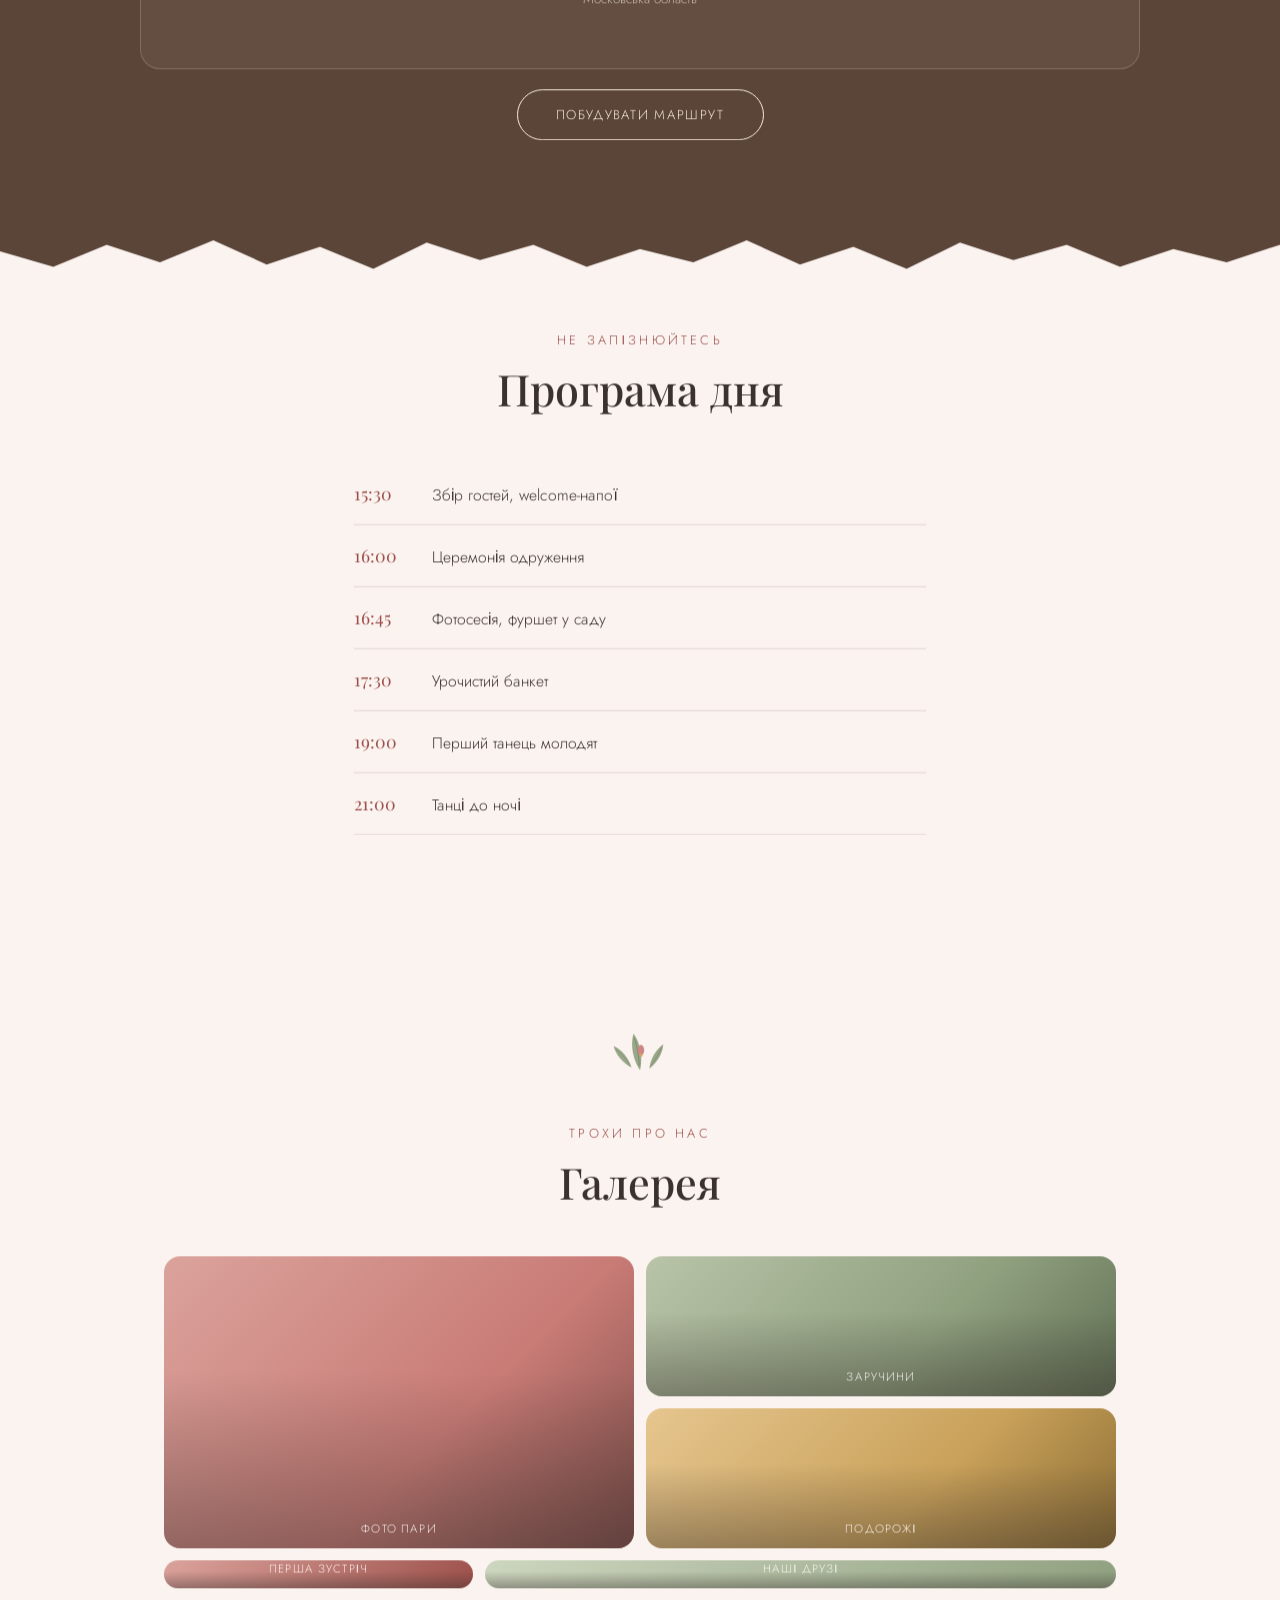
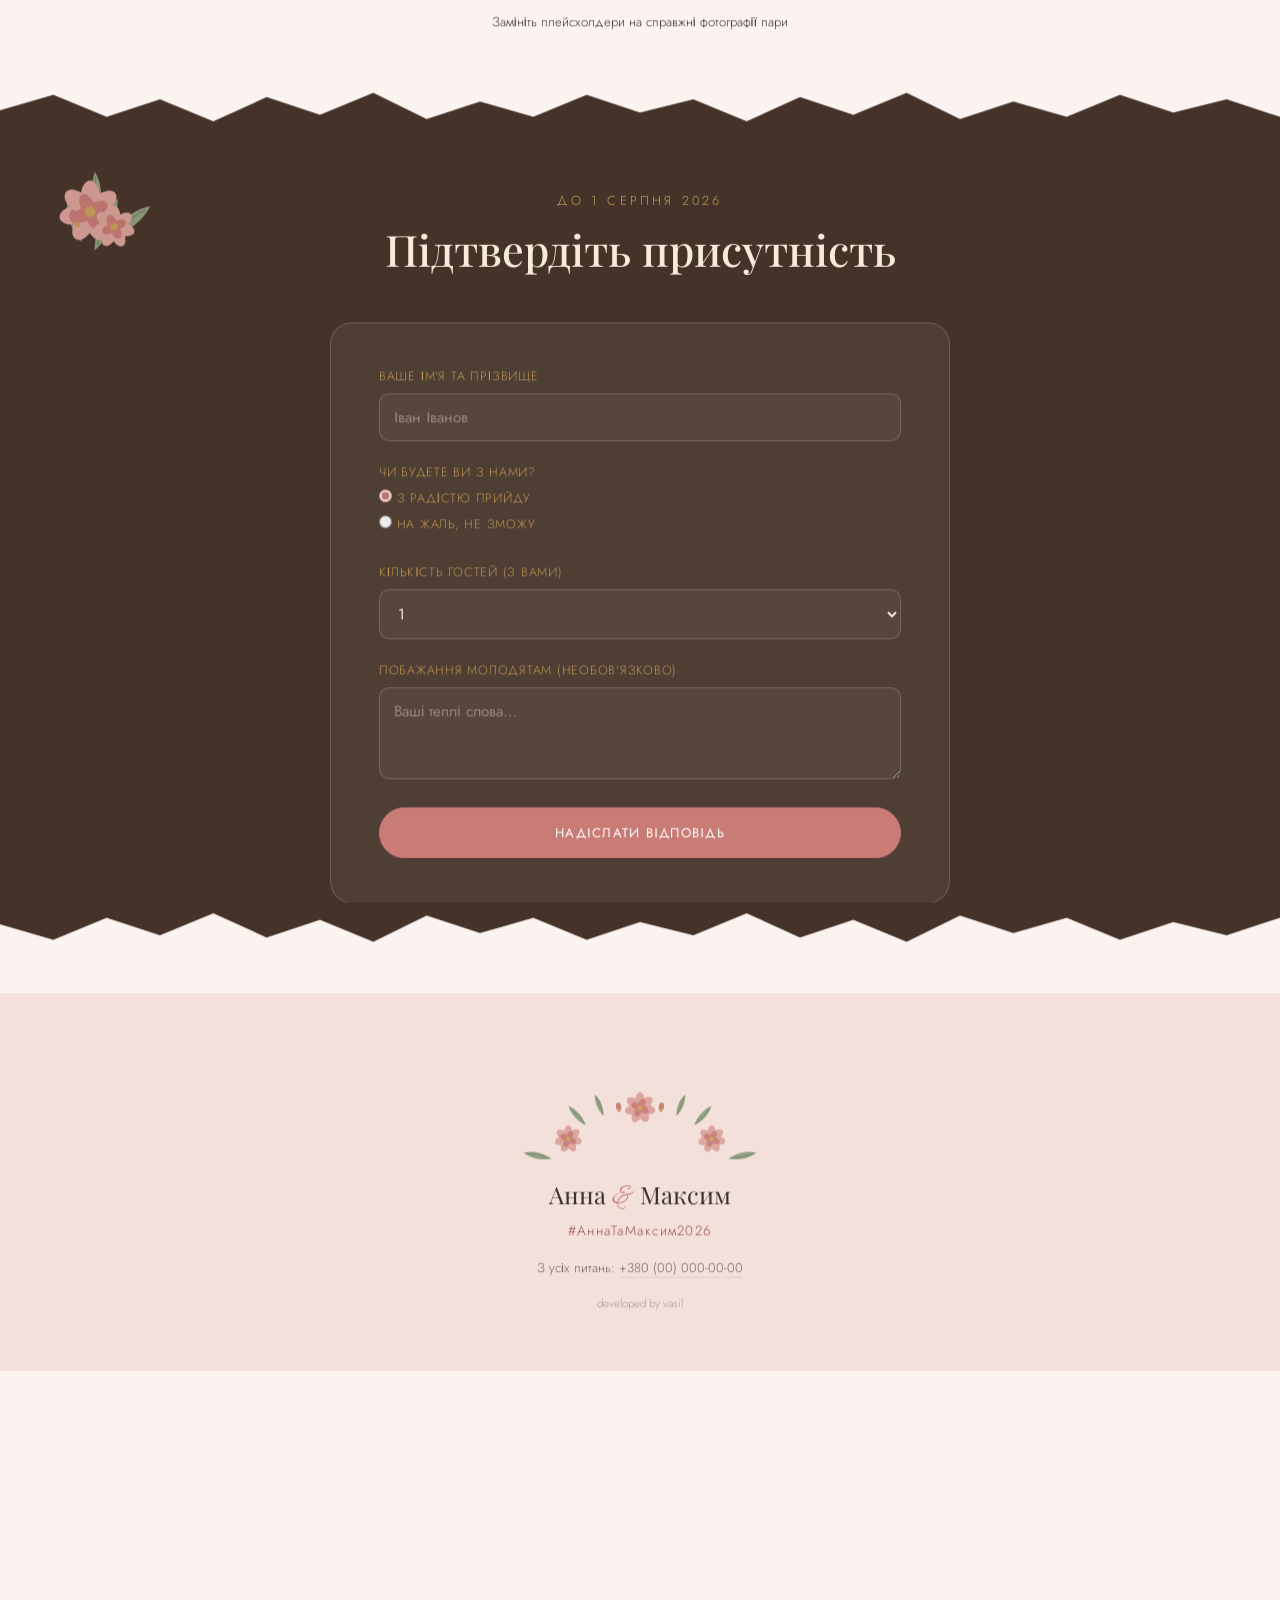
<file: wedding-invitation/index.html>
<!DOCTYPE html>
<html lang="uk">
<head>
<meta charset="UTF-8">
<meta name="viewport" content="width=device-width, initial-scale=1.0">
<title>Анна та Максим — 20 вересня 2026</title>
<meta name="description" content="Весілля Анни та Максима, 20 вересня 2026">
<link rel="preconnect" href="https://fonts.googleapis.com">
<link rel="preconnect" href="https://fonts.gstatic.com" crossorigin>
<link href="https://fonts.googleapis.com/css2?family=Alex+Brush&family=Cormorant+Garamond:ital,wght@0,400;0,500;1,500&family=Playfair+Display:ital,wght@0,400;0,500;0,600;1,500;1,600&family=Jost:wght@300;400;500&display=swap" rel="stylesheet">
<link rel="stylesheet" href="assets/css/style.css">
</head>
<body>

<!-- ===== ФЛОРИСТИЧЕСКИЕ SVG-КОМПОНЕНТЫ (переиспользуемые) ===== -->
<svg width="0" height="0" style="position:absolute" aria-hidden="true">
<defs>
  <g id="leaf">
    <path d="M0 0 C 7 -16 7 -36 0 -50 C -7 -36 -7 -16 0 0 Z" fill="#8fa07f"/>
    <path d="M0 -6 C 2 -18 2 -32 0 -44" stroke="#5f6e52" stroke-width="0.8" fill="none"/>
  </g>
  <g id="bloom">
    <ellipse cx="0" cy="-11" rx="7" ry="12" fill="#dba39c" transform="rotate(0)"/>
    <ellipse cx="0" cy="-11" rx="7" ry="12" fill="#dba39c" transform="rotate(51)"/>
    <ellipse cx="0" cy="-11" rx="7" ry="12" fill="#dba39c" transform="rotate(102)"/>
    <ellipse cx="0" cy="-11" rx="7" ry="12" fill="#dba39c" transform="rotate(153)"/>
    <ellipse cx="0" cy="-11" rx="7" ry="12" fill="#dba39c" transform="rotate(204)"/>
    <ellipse cx="0" cy="-11" rx="7" ry="12" fill="#dba39c" transform="rotate(255)"/>
    <ellipse cx="0" cy="-11" rx="7" ry="12" fill="#dba39c" transform="rotate(306)"/>
    <ellipse cx="0" cy="-6" rx="5" ry="8" fill="#c97b76" transform="rotate(25)"/>
    <ellipse cx="0" cy="-6" rx="5" ry="8" fill="#c97b76" transform="rotate(115)"/>
    <ellipse cx="0" cy="-6" rx="5" ry="8" fill="#c97b76" transform="rotate(205)"/>
    <ellipse cx="0" cy="-6" rx="5" ry="8" fill="#c97b76" transform="rotate(295)"/>
    <circle r="4" fill="#c9a15a"/>
  </g>
  <g id="bud">
    <ellipse cx="0" cy="-8" rx="5" ry="8" fill="#c97b76"/>
    <circle r="2.6" fill="#c9a15a"/>
  </g>
  <g id="spray">
    <use href="#leaf" transform="translate(2,4) rotate(-24) scale(1.05)"/>
    <use href="#leaf" transform="translate(14,-4) rotate(18) scale(0.85)"/>
    <use href="#leaf" transform="translate(-12,-8) rotate(-52) scale(0.95)"/>
    <use href="#leaf" transform="translate(-2,-34) rotate(6) scale(0.7)"/>
    <use href="#bloom" transform="translate(6,-32) scale(1.25)"/>
    <use href="#bloom" transform="translate(-16,-18) scale(0.85)"/>
    <use href="#bud" transform="translate(18,-20) rotate(20) scale(0.9)"/>
  </g>
  <g id="wreath">
    <use href="#leaf" transform="rotate(0) translate(0,-72) scale(1)"/>
    <use href="#leaf" transform="rotate(30) translate(0,-72) scale(0.9)"/>
    <use href="#bloom" transform="rotate(60) translate(0,-72) scale(1)"/>
    <use href="#leaf" transform="rotate(90) translate(0,-72) scale(0.95)"/>
    <use href="#leaf" transform="rotate(120) translate(0,-72) scale(0.85)"/>
    <use href="#bloom" transform="rotate(150) translate(0,-72) scale(0.95)"/>
    <use href="#leaf" transform="rotate(180) translate(0,-72) scale(1)"/>
    <use href="#leaf" transform="rotate(210) translate(0,-72) scale(0.9)"/>
    <use href="#bloom" transform="rotate(240) translate(0,-72) scale(1)"/>
    <use href="#leaf" transform="rotate(270) translate(0,-72) scale(0.95)"/>
    <use href="#leaf" transform="rotate(300) translate(0,-72) scale(0.85)"/>
    <use href="#bloom" transform="rotate(330) translate(0,-72) scale(0.95)"/>
  </g>
  <g id="arch">
    <use href="#leaf" transform="translate(-170,20) rotate(-78) scale(1.1)"/>
    <use href="#bloom" transform="translate(-138,-18) scale(1.15)"/>
    <use href="#leaf" transform="translate(-104,-44) rotate(-42) scale(1)"/>
    <use href="#leaf" transform="translate(-70,-62) rotate(-22) scale(0.9)"/>
    <use href="#bud" transform="translate(-40,-72) rotate(-8) scale(1)"/>
    <use href="#bloom" transform="translate(0,-78) scale(1.3)"/>
    <use href="#bud" transform="translate(40,-72) rotate(8) scale(1)"/>
    <use href="#leaf" transform="translate(70,-62) rotate(22) scale(0.9)"/>
    <use href="#leaf" transform="translate(104,-44) rotate(42) scale(1)"/>
    <use href="#bloom" transform="translate(138,-18) scale(1.15)"/>
    <use href="#leaf" transform="translate(170,20) rotate(78) scale(1.1)"/>
  </g>
  <g id="sprig">
    <use href="#leaf" transform="translate(0,0) rotate(-10) scale(0.8)"/>
    <use href="#leaf" transform="translate(10,-2) rotate(30) scale(0.6)"/>
    <use href="#leaf" transform="translate(-9,-3) rotate(-40) scale(0.6)"/>
    <use href="#bud" transform="translate(1,-16) scale(0.7)"/>
  </g>
</defs>
</svg>

<div class="progress" id="progress"></div>

<audio id="bgMusic" loop preload="none">
  <!-- Подставьте аудиофайл: <source src="assets/audio/ambient.mp3" type="audio/mpeg"> -->
</audio>
<button class="sound-toggle" id="soundToggle" aria-label="Увімкнути музику" aria-pressed="false">
  <svg class="icon-on" viewBox="0 0 24 24" width="18" height="18"><path d="M4 9v6h4l5 5V4L8 9H4Z" fill="currentColor"/><path d="M16 8a5 5 0 0 1 0 8M18.5 5.5a9 9 0 0 1 0 13" stroke="currentColor" stroke-width="1.4" fill="none" stroke-linecap="round"/></svg>
  <svg class="icon-off" viewBox="0 0 24 24" width="18" height="18"><path d="M4 9v6h4l5 5V4L8 9H4Z" fill="currentColor"/><path d="M15 9l6 6M21 9l-6 6" stroke="currentColor" stroke-width="1.4" stroke-linecap="round"/></svg>
</button>

<!-- ===== INTRO: КОНВЕРТ ===== -->
<div class="intro" id="intro">
  <svg class="petal petal--1" viewBox="-20 -30 40 40" aria-hidden="true"><use href="#bloom" transform="scale(.8)"/></svg>
  <svg class="petal petal--2" viewBox="-20 -30 40 40" aria-hidden="true"><use href="#bloom" transform="scale(.6)"/></svg>
  <svg class="petal petal--3" viewBox="-20 -30 40 40" aria-hidden="true"><use href="#bud" transform="scale(1.1)"/></svg>
  <svg class="petal petal--4" viewBox="-20 -30 40 40" aria-hidden="true"><use href="#bloom" transform="scale(.7)"/></svg>
  <svg class="petal petal--5" viewBox="-20 -30 40 40" aria-hidden="true"><use href="#bud" transform="scale(.9)"/></svg>

  <div class="envelope-scene">
    <div class="envelope" id="envelope">
      <div class="envelope__back"></div>
      <div class="envelope__card">
        <svg class="envelope__arch" viewBox="-200 -100 400 130" aria-hidden="true"><use href="#arch" transform="scale(0.72)"/></svg>
        <p class="envelope__eyebrow">Запрошення на весілля</p>
        <p class="envelope__names">Анна <em>&amp;</em> Максим</p>
        <p class="envelope__carddate">20 · 09 · 2026</p>
      </div>
      <div class="envelope__pocket" aria-hidden="true"></div>
      <div class="envelope__flap" aria-hidden="true"></div>
      <button class="envelope__seal" id="envelopeSeal" aria-label="Відкрити запрошення">А&nbsp;·&nbsp;М</button>
    </div>
  </div>
  <p class="intro__hint">Натисніть на печатку, щоб відкрити</p>
</div>

<!-- ===== NAV ===== -->
<header class="nav" id="nav">
  <a href="#hero" class="nav__logo">Анна <em>&amp;</em> Максим</a>
  <nav class="nav__links">
    <a href="#story">Історія</a>
    <a href="#details">Деталі</a>
    <a href="#gallery">Галерея</a>
    <a href="#timeline">День</a>
    <a href="#rsvp" class="nav__cta">RSVP</a>
  </nav>
  <button class="nav__burger" id="navBurger" aria-label="Меню">
    <span></span><span></span>
  </button>
</header>

<div class="nav-mobile" id="navMobile">
  <a href="#hero">Початок</a>
  <a href="#story">Історія</a>
  <a href="#details">Деталі</a>
  <a href="#gallery">Галерея</a>
  <a href="#timeline">День</a>
  <a href="#rsvp">RSVP</a>
</div>

<div id="smoothWrapper">
<main>

  <!-- ===== HERO ===== -->
  <section class="hero" id="hero">
    <svg class="floral floral--hero-tl floral--float" viewBox="-40 -60 120 120" aria-hidden="true" data-parallax="0.12"><use href="#spray"/></svg>
    <svg class="floral floral--hero-br floral--float" viewBox="-40 -60 120 120" aria-hidden="true" data-parallax="-0.1"><use href="#spray"/></svg>

    <div class="hero__frame reveal" data-parallax="0.06">
      <video class="hero__video" autoplay muted loop playsinline aria-hidden="true">
        <!-- Подставьте видеофайл: <source src="assets/video/hero.mp4" type="video/mp4"> -->
      </video>
      <div class="hero__scrim"></div>
      <span class="hero__video-tag">відео пари · плейсхолдер</span>
      <span class="curtain" aria-hidden="true"></span>
    </div>

    <p class="hero__eyebrow reveal">Ми одружуємось</p>
    <h1 class="hero__title reveal"><span class="word">Анна</span> <em class="word">&amp;</em> <span class="word">Максим</span></h1>
    <p class="hero__date reveal">20 вересня 2026 · неділя</p>
    <p class="hero__venue reveal">Заміський клуб «Тиха затока», Підмосков'я</p>

    <div class="countdown reveal" id="countdown" aria-live="polite">
      <div class="countdown__item"><span class="countdown__num" id="cdDays">00</span><span class="countdown__label">днів</span></div>
      <div class="countdown__item"><span class="countdown__num" id="cdHours">00</span><span class="countdown__label">годин</span></div>
      <div class="countdown__item"><span class="countdown__num" id="cdMinutes">00</span><span class="countdown__label">хвилин</span></div>
      <div class="countdown__item"><span class="countdown__num" id="cdSeconds">00</span><span class="countdown__label">секунд</span></div>
    </div>
    <a href="#story" class="hero__scroll" aria-label="Прогорнути вниз"><span></span></a>
  </section>

  <!-- ===== MARQUEE ===== -->
  <div class="marquee" aria-hidden="true">
    <div class="marquee__track">
      <span>20 вересня 2026</span><span>Анна &amp; Максим</span><span>Тиха затока, Підмосков'я</span><span>#АннаТаМаксим2026</span>
      <span>20 вересня 2026</span><span>Анна &amp; Максим</span><span>Тиха затока, Підмосков'я</span><span>#АннаТаМаксим2026</span>
    </div>
  </div>

  <!-- ===== НАША ИСТОРИЯ ===== -->
  <section class="story" id="story">
    <svg class="floral floral--divider floral--float" viewBox="-60 -60 120 120" aria-hidden="true"><use href="#sprig" transform="scale(1.6)"/></svg>
    <p class="section-eyebrow reveal">Наша історія</p>
    <h2 class="section-title reveal">Шлях до «так»</h2>
    <p class="story__text reveal">
      П'ять років тому випадкова зустріч на осінньому концерті змінила все.
      Відтоді — сотні міст, тисячі чашок кави і одна велика мрія.
      20 вересня ми нарешті скажемо одне одному головне «так» —
      і будемо неймовірно щасливі розділити цей день з вами.
    </p>
  </section>

  <!-- ===== ДЕТАЛИ СОБЫТИЯ ===== -->
  <section class="details details--mocha" id="details">
    <div class="torn torn--top" aria-hidden="true"><svg viewBox="0 0 1200 40" preserveAspectRatio="none"><path d="M0,20 L50,6 L100,26 L150,10 L200,30 L250,8 L300,24 L350,4 L400,28 L450,12 L500,26 L550,6 L600,22 L650,10 L700,30 L750,8 L800,24 L850,4 L900,28 L950,12 L1000,26 L1050,6 L1100,22 L1150,10 L1200,26 L1200,40 L0,40 Z" fill="currentColor"/></svg></div>

    <p class="section-eyebrow section-eyebrow--light reveal">20 вересня 2026</p>
    <h2 class="section-title section-title--light reveal">Деталі дня</h2>

    <div class="details__grid">
      <article class="detail-card reveal" data-tilt>
        <svg class="detail-card__floral" viewBox="-30 -50 60 60" aria-hidden="true"><use href="#sprig" transform="scale(1.1)"/></svg>
        <h3>Церемонія</h3>
        <p class="detail-card__time">16:00</p>
        <p>Виїзна реєстрація<br>Тераса «Тихої затоки»</p>
      </article>

      <article class="detail-card reveal" data-tilt>
        <svg class="detail-card__floral" viewBox="-30 -50 60 60" aria-hidden="true"><use href="#sprig" transform="scale(1.1)"/></svg>
        <h3>Банкет</h3>
        <p class="detail-card__time">17:30</p>
        <p>Святкова вечеря<br>Головна зала садиби</p>
      </article>

      <article class="detail-card reveal" data-tilt>
        <svg class="detail-card__floral" viewBox="-30 -50 60 60" aria-hidden="true"><use href="#sprig" transform="scale(1.1)"/></svg>
        <h3>Дрес-код</h3>
        <p class="detail-card__time">Blush &amp; Sage</p>
        <p>Просимо не вдягати білий —<br>він для нареченої</p>
      </article>
    </div>

    <div class="palette reveal" aria-hidden="true">
      <span style="--c:#c97b76"></span>
      <span style="--c:#8fa07f"></span>
      <span style="--c:#eccfc9"></span>
      <span style="--c:#c9a15a"></span>
      <span style="--c:#5f6e52"></span>
    </div>

    <div class="calendar reveal">
      <p class="calendar__month">Вересень</p>
      <div class="calendar__grid">
        <span class="calendar__dow">Пн</span><span class="calendar__dow">Вт</span><span class="calendar__dow">Ср</span><span class="calendar__dow">Чт</span><span class="calendar__dow">Пт</span><span class="calendar__dow">Сб</span><span class="calendar__dow">Нд</span>
        <span></span><span>1</span><span>2</span><span>3</span><span>4</span><span>5</span><span>6</span>
        <span>7</span><span>8</span><span>9</span><span>10</span><span>11</span><span>12</span><span>13</span>
        <span>14</span><span>15</span><span>16</span><span>17</span><span>18</span><span>19</span>
        <span class="calendar__day--active">20<svg viewBox="0 0 40 40" aria-hidden="true"><circle cx="20" cy="20" r="17" fill="none" stroke="currentColor" stroke-width="1.3"/></svg></span>
        <span>21</span><span>22</span><span>23</span><span>24</span><span>25</span><span>26</span>
        <span>27</span><span>28</span><span>29</span><span>30</span>
      </div>
    </div>

    <div class="map reveal">
      <div class="map__card">
        <svg class="map__pin" viewBox="0 0 48 48" aria-hidden="true">
          <path d="M24 4 C33 4 40 11 40 20 C40 32 24 44 24 44 C24 44 8 32 8 20 C8 11 15 4 24 4 Z" fill="none" stroke="currentColor" stroke-width="1.3"/>
          <circle cx="24" cy="20" r="6" fill="none" stroke="currentColor" stroke-width="1.3"/>
        </svg>
        <p class="map__venue">Заміський клуб «Тиха затока»</p>
        <p class="map__address">Московська область</p>
      </div>
      <a class="btn btn--line btn--line-light" href="https://maps.google.com/?q=Подмосковье" target="_blank" rel="noopener">Побудувати маршрут</a>
    </div>

    <div class="torn torn--bottom" aria-hidden="true"><svg viewBox="0 0 1200 40" preserveAspectRatio="none"><path d="M0,20 L50,6 L100,26 L150,10 L200,30 L250,8 L300,24 L350,4 L400,28 L450,12 L500,26 L550,6 L600,22 L650,10 L700,30 L750,8 L800,24 L850,4 L900,28 L950,12 L1000,26 L1050,6 L1100,22 L1150,10 L1200,26 L1200,40 L0,40 Z" fill="currentColor"/></svg></div>
  </section>

  <!-- ===== ПРОГРАММА ДНЯ ===== -->
  <section class="timeline" id="timeline">
    <p class="section-eyebrow reveal">Не запізнюйтесь</p>
    <h2 class="section-title reveal">Програма дня</h2>

    <ol class="timeline__list">
      <li class="timeline__item reveal"><span class="timeline__time">15:30</span><span class="timeline__text">Збір гостей, welcome-напої</span></li>
      <li class="timeline__item reveal"><span class="timeline__time">16:00</span><span class="timeline__text">Церемонія одруження</span></li>
      <li class="timeline__item reveal"><span class="timeline__time">16:45</span><span class="timeline__text">Фотосесія, фуршет у саду</span></li>
      <li class="timeline__item reveal"><span class="timeline__time">17:30</span><span class="timeline__text">Урочистий банкет</span></li>
      <li class="timeline__item reveal"><span class="timeline__time">19:00</span><span class="timeline__text">Перший танець молодят</span></li>
      <li class="timeline__item reveal"><span class="timeline__time">21:00</span><span class="timeline__text">Танці до ночі</span></li>
    </ol>
  </section>

  <!-- ===== ГАЛЕРЕЯ ===== -->
  <section class="gallery" id="gallery">
    <svg class="floral floral--divider floral--float" viewBox="-60 -60 120 120" aria-hidden="true"><use href="#sprig" transform="scale(1.6)"/></svg>
    <p class="section-eyebrow reveal">Трохи про нас</p>
    <h2 class="section-title reveal">Галерея</h2>
    <div class="gallery__grid">
      <div class="gallery__tile gallery__tile--a reveal"><span>фото пари</span><span class="curtain" aria-hidden="true"></span></div>
      <div class="gallery__tile gallery__tile--b reveal"><span>заручини</span><span class="curtain" aria-hidden="true"></span></div>
      <div class="gallery__tile gallery__tile--c reveal"><span>подорожі</span><span class="curtain" aria-hidden="true"></span></div>
      <div class="gallery__tile gallery__tile--d reveal"><span>перша зустріч</span><span class="curtain" aria-hidden="true"></span></div>
      <div class="gallery__tile gallery__tile--e reveal"><span>наші друзі</span><span class="curtain" aria-hidden="true"></span></div>
    </div>
    <p class="gallery__hint reveal">Замініть плейсхолдери на справжні фотографії пари</p>
  </section>

  <!-- ===== RSVP ===== -->
  <section class="rsvp rsvp--mocha" id="rsvp">
    <div class="torn torn--top" aria-hidden="true"><svg viewBox="0 0 1200 40" preserveAspectRatio="none"><path d="M0,20 L50,6 L100,26 L150,10 L200,30 L250,8 L300,24 L350,4 L400,28 L450,12 L500,26 L550,6 L600,22 L650,10 L700,30 L750,8 L800,24 L850,4 L900,28 L950,12 L1000,26 L1050,6 L1100,22 L1150,10 L1200,26 L1200,40 L0,40 Z" fill="currentColor"/></svg></div>
    <svg class="floral floral--rsvp-tl floral--float" viewBox="-40 -60 120 120" aria-hidden="true"><use href="#spray"/></svg>
    <p class="section-eyebrow section-eyebrow--light reveal">До 1 серпня 2026</p>
    <h2 class="section-title section-title--light reveal">Підтвердіть присутність</h2>

    <form class="rsvp__form reveal" id="rsvpForm" novalidate>
      <div class="field">
        <label for="guestName">Ваше ім'я та прізвище</label>
        <input type="text" id="guestName" name="guestName" required placeholder="Іван Іванов">
      </div>

      <fieldset class="field field--radio">
        <legend>Чи будете ви з нами?</legend>
        <label class="radio"><input type="radio" name="attending" value="yes" checked> З радістю прийду</label>
        <label class="radio"><input type="radio" name="attending" value="no"> На жаль, не зможу</label>
      </fieldset>

      <div class="field">
        <label for="guestCount">Кількість гостей (з вами)</label>
        <select id="guestCount" name="guestCount">
          <option value="1">1</option>
          <option value="2">2</option>
          <option value="3">3</option>
          <option value="4">4</option>
        </select>
      </div>

      <div class="field">
        <label for="guestMessage">Побажання молодятам (необов'язково)</label>
        <textarea id="guestMessage" name="guestMessage" rows="3" placeholder="Ваші теплі слова..."></textarea>
      </div>

      <button type="submit" class="btn btn--solid">Надіслати відповідь</button>
      <p class="rsvp__success" id="rsvpSuccess" role="status">Дякуємо! Вашу відповідь отримано — ми дуже чекаємо на зустріч з вами 💛</p>
    </form>

    <div class="torn torn--bottom" aria-hidden="true"><svg viewBox="0 0 1200 40" preserveAspectRatio="none"><path d="M0,20 L50,6 L100,26 L150,10 L200,30 L250,8 L300,24 L350,4 L400,28 L450,12 L500,26 L550,6 L600,22 L650,10 L700,30 L750,8 L800,24 L850,4 L900,28 L950,12 L1000,26 L1050,6 L1100,22 L1150,10 L1200,26 L1200,40 L0,40 Z" fill="currentColor"/></svg></div>
  </section>

</main>

<!-- ===== FOOTER ===== -->
<footer class="footer">
  <svg class="floral floral--footer floral--float" viewBox="-200 -100 400 130" aria-hidden="true"><use href="#arch" transform="scale(0.8)"/></svg>
  <p class="footer__names">Анна <em>&amp;</em> Максим</p>
  <p class="footer__hashtag">#АннаТаМаксим2026</p>
  <p class="footer__contacts">З усіх питань: <a href="tel:+380000000000">+380 (00) 000-00-00</a></p>
  <p class="footer__credit">developed by vasil</p>
</footer>
</div>

<div class="cursor-dot" id="cursorDot"></div>
<div class="cursor-ring" id="cursorRing"></div>

<script src="assets/js/main.js"></script>
</body>
</html>
</file>
<file: wedding-invitation/assets/css/style.css>
/* ============ ПЕРЕМЕННЫЕ ============ */
:root {
  --blush: #fbf3f0;
  --blush-mid: #f3e0da;
  --rose: #c97b76;
  --rose-deep: #9c4f4a;
  --sage: #8fa07f;
  --sage-deep: #5f6e52;
  --gold: #c9a15a;
  --ink: #3a322f;
  --paper: #fffaf6;
  --line: rgba(58, 50, 47, 0.14);
  --mocha: #5b4438;
  --mocha-deep: #453329;
  --cream: #f7ecd9;
  --line-mocha: rgba(247, 236, 217, 0.2);
  --font-display: 'Playfair Display', serif;
  --font-script: 'Alex Brush', cursive;
  --font-accent: 'Cormorant Garamond', serif;
  --font-sans: 'Jost', sans-serif;
  --ease: cubic-bezier(.16, 1, .3, 1);
  --ease-spring: cubic-bezier(.34, 1.56, .64, 1);
}

* { box-sizing: border-box; margin: 0; padding: 0; }
html { scroll-behavior: auto; }
body {
  background: var(--blush);
  color: var(--ink);
  font-family: var(--font-sans);
  font-weight: 300;
  overflow-x: hidden;
  cursor: default;
}
img, svg { display: block; max-width: 100%; }
a { color: inherit; text-decoration: none; }
h1, h2, h3 { font-family: var(--font-display); font-weight: 500; }
em { font-family: var(--font-script); font-style: normal; color: var(--rose); font-weight: 400; }

/* ============ ПЛАВНЫЙ СКРОЛЛ (только мышь/тачпад — на тач-экранах нативный) ============ */
#smoothWrapper { width: 100%; }
@media (hover: hover) and (pointer: fine) and (prefers-reduced-motion: no-preference) {
  #smoothWrapper {
    position: fixed;
    top: 0; left: 0;
    will-change: transform;
  }
}

/* ============ КАСТОМНЫЙ КУРСОР ============ */
.cursor-dot, .cursor-ring {
  position: fixed;
  top: 0; left: 0;
  border-radius: 50%;
  pointer-events: none;
  z-index: 998;
  transform: translate3d(-50%, -50%, 0);
}
.cursor-dot { width: 6px; height: 6px; background: var(--rose); opacity: 0; transition: opacity .3s; }
.cursor-ring {
  width: 34px; height: 34px;
  border: 1px solid var(--rose);
  opacity: 0;
  transition: width .3s var(--ease), height .3s var(--ease), opacity .3s var(--ease), border-color .3s var(--ease), background .3s var(--ease);
}
.cursor-dot.is-active { opacity: 1; }
.cursor-ring.is-active { opacity: 0.6; }
.cursor-ring.is-active.is-hover { opacity: 1; }
.cursor-ring.is-hover { width: 56px; height: 56px; background: rgba(201, 123, 118, 0.1); opacity: 1; }
@media (hover: none), (pointer: coarse) {
  .cursor-dot, .cursor-ring { display: none; }
}

/* ============ ПРОГРЕСС ============ */
.progress { position: fixed; top: 0; left: 0; height: 2px; width: 0%; background: var(--rose); z-index: 999; transition: width .1s linear; }

/* ============ КНОПКИ ============ */
.btn {
  display: inline-block;
  padding: 15px 38px;
  border: 1px solid var(--ink);
  border-radius: 999px;
  background: transparent;
  color: var(--ink);
  font-family: var(--font-sans);
  font-size: 0.82rem;
  letter-spacing: 0.1em;
  text-transform: uppercase;
  cursor: pointer;
  transition: background .4s var(--ease), color .4s var(--ease), transform .35s var(--ease-spring);
  will-change: transform;
}
.btn--solid { background: var(--rose); border-color: var(--rose); color: #fff; width: 100%; text-align: center; }
.btn--solid:hover { background: var(--rose-deep); border-color: var(--rose-deep); }
.btn--line:hover { background: var(--ink); color: var(--paper); }
.btn--line-light { border-color: var(--cream); color: var(--cream); }
.btn--line-light:hover { background: var(--cream); color: var(--mocha-deep); }

/* ============ ЗВУК ============ */
.sound-toggle {
  position: fixed;
  right: 20px;
  bottom: 20px;
  z-index: 92;
  width: 46px; height: 46px;
  border-radius: 50%;
  border: 1px solid var(--line);
  background: rgba(255, 250, 246, 0.85);
  backdrop-filter: blur(6px);
  color: var(--ink);
  display: flex;
  align-items: center;
  justify-content: center;
  cursor: pointer;
  transition: transform .3s var(--ease), background .3s;
}
.sound-toggle:hover { transform: scale(1.08); }
.sound-toggle .icon-off { display: block; }
.sound-toggle .icon-on { display: none; }
.sound-toggle.is-playing .icon-off { display: none; }
.sound-toggle.is-playing .icon-on { display: block; }

/* ============ ФЛОРИСТИКА ============ */
.floral { position: absolute; pointer-events: none; overflow: visible; }
.floral--hero-tl { top: 64px; left: 0; width: clamp(120px, 16vw, 220px); transform: scale(-1, 1) translateY(var(--parallax-y, 0px)); opacity: 0.95; }
.floral--hero-br { bottom: 0; right: 0; width: clamp(120px, 16vw, 220px); transform: rotate(180deg) translateY(var(--parallax-y, 0px)); opacity: 0.95; }
.floral--hero-tl use, .floral--hero-br use {
  opacity: 0; transform: scale(0.3); transform-box: fill-box; transform-origin: center;
}
body.site-entered .floral--hero-tl use, body.site-entered .floral--hero-br use {
  animation: bloomIn .6s var(--ease-spring) forwards;
}
.floral--hero-tl use:nth-child(1), .floral--hero-br use:nth-child(1) { animation-delay: .1s; }
.floral--hero-tl use:nth-child(2), .floral--hero-br use:nth-child(2) { animation-delay: .18s; }
.floral--hero-tl use:nth-child(3), .floral--hero-br use:nth-child(3) { animation-delay: .26s; }
.floral--hero-tl use:nth-child(4), .floral--hero-br use:nth-child(4) { animation-delay: .34s; }
.floral--hero-tl use:nth-child(5), .floral--hero-br use:nth-child(5) { animation-delay: .42s; }
.floral--hero-tl use:nth-child(6), .floral--hero-br use:nth-child(6) { animation-delay: .5s; }
.floral--hero-tl use:nth-child(7), .floral--hero-br use:nth-child(7) { animation-delay: .58s; }
.floral--divider { position: relative; width: 70px; margin: 0 auto 18px; opacity: 0.9; }
.floral--rsvp-tl { top: 50px; left: 10px; width: 130px; opacity: 0.9; transform: scale(-1,1); }
.floral--footer { position: relative; width: 260px; margin: 0 auto 10px; opacity: 0.95; }
.detail-card__floral { width: 56px; margin: 0 auto 10px; }
.detail-card__floral use { opacity: 0; transform: scale(0.3); transform-box: fill-box; transform-origin: center; }
.detail-card.is-visible .detail-card__floral use { animation: bloomIn .5s var(--ease-spring) forwards; }
.detail-card__floral use:nth-child(1) { animation-delay: .2s; }
.detail-card__floral use:nth-child(2) { animation-delay: .28s; }
.detail-card__floral use:nth-child(3) { animation-delay: .36s; }
.detail-card__floral use:nth-child(4) { animation-delay: .44s; }

.floral--float { animation: floatY 6s ease-in-out infinite; }
.floral--hero-br.floral--float { animation-delay: -3s; }
.floral--rsvp-tl.floral--float { animation-delay: -1.5s; }
@keyframes floatY {
  0%, 100% { translate: 0 0; }
  50% { translate: 0 -10px; }
}
@media (prefers-reduced-motion: reduce) {
  .floral--float { animation: none; }
}

/* ============ РВАНАЯ БУМАГА ============ */
/* Края лежат СНАРУЖИ секции (bottom:100% / top:100%) и красятся цветом её фона,
   чтобы зигзаг выступал в соседнюю светлую секцию, а не плавал полосой внутри. */
.torn {
  position: absolute;
  left: 0;
  width: 100%;
  height: 44px;
  line-height: 0;
  color: var(--mocha);
  pointer-events: none;
}
.torn svg { width: 100%; height: 100%; display: block; }
.torn--top { bottom: calc(100% - 1px); }
.torn--bottom { top: calc(100% - 1px); transform: scaleY(-1); }
.rsvp--mocha .torn { color: var(--mocha-deep); }

/* ============ INTRO: КОНВЕРТ ============ */
.intro {
  position: fixed;
  inset: 0;
  z-index: 200;
  background: radial-gradient(circle at 50% 30%, #fdf7f3, var(--blush) 65%, #f6e7e0);
  display: flex;
  flex-direction: column;
  align-items: center;
  justify-content: center;
  text-align: center;
  overflow: hidden;
  transition: opacity .9s var(--ease), visibility .9s var(--ease);
}
.intro.is-hidden { opacity: 0; visibility: hidden; pointer-events: none; }

@keyframes bloomIn { to { opacity: 1; transform: scale(1); } }

/* Летающие лепестки на фоне */
.petal { position: absolute; width: 34px; opacity: 0.3; overflow: visible; animation: petalFloat 9s ease-in-out infinite; }
.petal--1 { left: 12%; top: 18%; width: 40px; animation-delay: 0s; }
.petal--2 { right: 15%; top: 24%; width: 28px; animation-delay: -3s; }
.petal--3 { left: 20%; bottom: 20%; width: 26px; animation-delay: -5s; }
.petal--4 { right: 22%; bottom: 16%; width: 38px; animation-delay: -7s; }
.petal--5 { left: 48%; top: 10%; width: 24px; animation-delay: -2s; }
@keyframes petalFloat {
  0%, 100% { transform: translateY(0) rotate(0deg); }
  50% { transform: translateY(-18px) rotate(10deg); }
}

/* Сцена с перспективой для 3D-клапана */
.envelope-scene {
  perspective: 1200px;
  animation: envIn 1.1s var(--ease) both;
}
@keyframes envIn { from { opacity: 0; transform: translateY(44px) rotate(-2deg); } }

.envelope {
  position: relative;
  width: min(380px, 88vw);
  aspect-ratio: 8/5;
  filter: drop-shadow(0 30px 45px rgba(58, 50, 47, 0.22));
  animation: envIdle 6s ease-in-out infinite;
}
@keyframes envIdle {
  0%, 100% { transform: translateY(0); }
  50% { transform: translateY(-8px); }
}
/* Пауза покачивания при наведении: целиться в печать проще */
.envelope:hover { animation-play-state: paused; }
.envelope.is-open { animation: none; }

.envelope__back {
  position: absolute; inset: 0;
  background: linear-gradient(160deg, #e6d3ba, #dcc5a6);
  border-radius: 10px;
}

/* Карточка-приглашение внутри */
.envelope__card {
  position: absolute;
  left: 4.5%; top: 5%;
  width: 91%; height: 90%;
  background: var(--paper);
  border-radius: 6px;
  border: 1px solid rgba(58, 50, 47, 0.06);
  display: flex;
  flex-direction: column;
  align-items: center;
  justify-content: center;
  z-index: 2;
  box-shadow: 0 4px 16px rgba(58, 50, 47, 0.14);
  transition: transform 1s var(--ease);
}
.envelope.is-out .envelope__card { transform: translateY(-112%) scale(1.05); }
.envelope__arch { width: 74%; margin-bottom: -6px; }
.envelope__arch use {
  opacity: 0; transform: scale(0.3);
  transform-box: fill-box; transform-origin: center;
  animation: bloomIn .55s var(--ease-spring) forwards;
}
.envelope__arch use:nth-child(1) { animation-delay: .5s; }
.envelope__arch use:nth-child(2) { animation-delay: .58s; }
.envelope__arch use:nth-child(3) { animation-delay: .66s; }
.envelope__arch use:nth-child(4) { animation-delay: .74s; }
.envelope__arch use:nth-child(5) { animation-delay: .82s; }
.envelope__arch use:nth-child(6) { animation-delay: .9s; }
.envelope__arch use:nth-child(7) { animation-delay: .98s; }
.envelope__arch use:nth-child(8) { animation-delay: 1.06s; }
.envelope__arch use:nth-child(9) { animation-delay: 1.14s; }
.envelope__arch use:nth-child(10) { animation-delay: 1.22s; }
.envelope__arch use:nth-child(11) { animation-delay: 1.3s; }
.envelope__eyebrow { font-size: 0.58rem; letter-spacing: 0.3em; text-transform: uppercase; color: var(--rose-deep); margin-bottom: 4px; }
.envelope__names { font-family: var(--font-display); font-size: clamp(1.3rem, 5vw, 1.7rem); color: var(--ink); }
.envelope__names em { font-size: 1.25em; padding: 0 2px; }
.envelope__carddate { font-size: 0.78rem; letter-spacing: 0.22em; color: var(--sage-deep); margin-top: 6px; }

/* Передний карман конверта */
.envelope__pocket {
  position: absolute; inset: 0;
  z-index: 3;
  border-radius: 10px;
  overflow: hidden;
  pointer-events: none;
}
.envelope__pocket::before {
  content: '';
  position: absolute; inset: 0;
  background: linear-gradient(180deg, #ecd9c0, #e2cdae);
  clip-path: polygon(0 100%, 100% 100%, 100% 28%, 50% 60%, 0 28%);
}
.envelope__pocket::after {
  content: '';
  position: absolute; inset: 0;
  background: linear-gradient(180deg, rgba(58,50,47,0.08), transparent 20%);
  clip-path: polygon(0 100%, 100% 100%, 100% 28%, 50% 60%, 0 28%);
}

/* Клапан */
.envelope__flap {
  position: absolute;
  left: 0; top: 0;
  width: 100%; height: 60%;
  background: linear-gradient(180deg, #e0cbac, #d8bf9c);
  clip-path: polygon(0 0, 100% 0, 50% 100%);
  border-radius: 10px 10px 0 0;
  transform-origin: top center;
  transition: transform .8s var(--ease), z-index 0s .4s;
  z-index: 4;
}
.envelope.is-open .envelope__flap {
  transform: rotateX(180deg);
  z-index: 1;
}

/* Сургучная печать */
.envelope__seal {
  position: absolute;
  left: 50%; top: 57%;
  transform: translate(-50%, -50%);
  width: 76px; height: 76px;
  border: none;
  border-radius: 47% 53% 50% 50% / 52% 48% 53% 47%;
  background: radial-gradient(circle at 35% 30%, #d68d88, var(--rose) 55%, var(--rose-deep));
  color: #fff4ec;
  font-family: var(--font-script);
  font-size: 1.45rem;
  cursor: pointer;
  z-index: 5;
  box-shadow: 0 5px 14px rgba(156, 79, 74, 0.45), inset 0 1px 0 rgba(255,255,255,0.25), inset 0 0 0 5px rgba(255,255,255,0.08);
  transition: transform .3s var(--ease-spring), opacity .45s var(--ease);
}
.envelope__seal:hover { transform: translate(-50%, -50%) scale(1.08) rotate(-3deg); }
.envelope__seal::after {
  content: '';
  position: absolute; inset: -9px;
  border-radius: 50%;
  border: 1px solid rgba(201, 123, 118, 0.55);
  animation: sealPulse 2.2s var(--ease) infinite;
}
@keyframes sealPulse {
  0% { transform: scale(0.88); opacity: 1; }
  100% { transform: scale(1.3); opacity: 0; }
}
.envelope.is-open .envelope__seal {
  opacity: 0;
  transform: translate(-50%, -50%) scale(0.4) rotate(12deg);
  pointer-events: none;
}
.envelope.is-open .envelope__seal::after { display: none; }

.intro__hint {
  margin-top: 42px;
  font-size: 0.74rem;
  letter-spacing: 0.22em;
  text-transform: uppercase;
  color: var(--rose-deep);
  opacity: 0.75;
  animation: hintFade 2.4s ease-in-out infinite;
  transition: opacity .4s;
}
@keyframes hintFade { 0%, 100% { opacity: 0.45; } 50% { opacity: 0.9; } }
.intro.is-opening .intro__hint { opacity: 0; animation: none; }

/* ============ NAV ============ */
.nav {
  position: fixed; top: 0; left: 0; right: 0; z-index: 90;
  display: flex; align-items: center; justify-content: space-between;
  padding: 18px clamp(20px, 5vw, 56px);
  background: rgba(251, 243, 240, 0.88);
  backdrop-filter: blur(6px);
  border-bottom: 1px solid var(--line);
  transition: transform .5s var(--ease);
}
.nav.is-hidden { transform: translateY(-100%); }
.nav__logo { font-family: var(--font-display); font-size: 1.1rem; }
.nav__logo em { font-size: 1.2em; }
.nav__links { display: flex; align-items: center; gap: clamp(16px, 3vw, 32px); }
.nav__links a { font-size: 0.78rem; letter-spacing: 0.08em; text-transform: uppercase; color: var(--ink); }
.nav__cta { border: 1px solid var(--rose); color: var(--rose-deep); border-radius: 999px; padding: 8px 18px; }
.nav__burger { display: none; }
@media (max-width: 780px) {
  .nav__links { display: none; }
  .nav__burger {
    display: flex; flex-direction: column; gap: 5px;
    background: none; border: none; cursor: pointer; padding: 6px;
  }
  .nav__burger span { width: 22px; height: 1px; background: var(--ink); transition: transform .3s var(--ease); }
  .nav__burger.is-open span:first-child { transform: translateY(3px) rotate(45deg); }
  .nav__burger.is-open span:last-child { transform: translateY(-3px) rotate(-45deg); }
}

.nav-mobile {
  position: fixed; inset: 0; z-index: 95;
  background: var(--blush);
  display: flex; flex-direction: column; align-items: center; justify-content: center; gap: 22px;
  transform: translateY(-100%);
  transition: transform .5s var(--ease);
}
.nav-mobile.is-open { transform: translateY(0); }
.nav-mobile a { font-family: var(--font-display); font-size: 1.9rem; color: var(--ink); }

/* ============ ОБЩИЕ ЗАГОЛОВКИ ============ */
.section-eyebrow { font-size: 0.8rem; letter-spacing: 0.25em; text-transform: uppercase; color: var(--rose-deep); margin-bottom: 10px; }
.section-eyebrow--light { color: var(--gold); }
.section-title { font-size: clamp(2rem, 5vw, 2.7rem); }
.section-title--light { color: var(--cream); }
.reveal { opacity: 0; transform: translateY(26px) scale(0.98); transition: opacity .9s var(--ease), transform .9s var(--ease); }
.reveal.is-visible { opacity: 1; transform: translateY(0) scale(1); }

/* ============ HERO ============ */
.hero {
  position: relative;
  min-height: 100vh;
  display: flex;
  flex-direction: column;
  align-items: center;
  justify-content: center;
  text-align: center;
  padding: 120px 24px 70px;
  overflow: hidden;
}
.hero__frame {
  position: relative;
  width: min(560px, 88vw);
  aspect-ratio: 16/10;
  border-radius: 6px;
  overflow: hidden;
  margin-bottom: 40px;
  background: linear-gradient(150deg, #e9c9c0, #c9a877 55%, #7c8a68);
  box-shadow: 0 30px 60px rgba(58,50,47,0.16);
}
/* Рамку открывает только шторка — параллельный фейд гасил её эффект */
.hero__frame.reveal,
.hero__frame.reveal.is-visible { opacity: 1; transform: translateY(var(--parallax-y, 0px)); }
.hero__video { position: absolute; inset: 0; width: 100%; height: 100%; object-fit: cover; }
.hero__scrim { position: absolute; inset: 0; background: linear-gradient(180deg, rgba(58,50,47,0) 40%, rgba(58,50,47,0.35) 100%); }
.hero__video-tag {
  position: absolute; left: 14px; bottom: 12px;
  font-size: 0.65rem; letter-spacing: 0.08em; text-transform: uppercase;
  color: rgba(255,250,246,0.9);
}

/* ============ ШТОРКА-РЕВИЛ ============ */
.curtain {
  position: absolute;
  inset: 0;
  background: var(--blush);
  transform-origin: right center;
  transition: transform 1.1s var(--ease);
  transition-delay: .1s;
  z-index: 3;
}
.reveal.is-visible .curtain,
.gallery__tile.is-visible .curtain { transform: scaleX(0); }
/* Плитки галереи тоже открываются только шторкой, каскадом слева направо */
.gallery__tile.reveal { opacity: 1; transform: none; }
.gallery__grid .gallery__tile:nth-child(2) .curtain { transition-delay: .22s; }
.gallery__grid .gallery__tile:nth-child(3) .curtain { transition-delay: .34s; }
.gallery__grid .gallery__tile:nth-child(4) .curtain { transition-delay: .46s; }
.gallery__grid .gallery__tile:nth-child(5) .curtain { transition-delay: .58s; }
.hero__eyebrow { font-size: 0.82rem; letter-spacing: 0.3em; text-transform: uppercase; color: var(--sage-deep); margin-bottom: 16px; }
.hero__title { font-size: clamp(2.6rem, 7vw, 4.6rem); line-height: 1.05; margin-bottom: 14px; }
.hero__title em { font-size: 1.15em; }
.hero__title .word {
  display: inline-block;
  opacity: 0;
  transform: translateY(22px);
  transition: opacity .7s var(--ease), transform .7s var(--ease);
}
.hero__title.is-visible .word { opacity: 1; transform: translateY(0); }
.hero__title.is-visible .word:nth-child(2) { transition-delay: .12s; }
.hero__title.is-visible .word:nth-child(3) { transition-delay: .24s; }
.hero__title.reveal { opacity: 1; transform: none; }
.hero__date { font-size: 1.05rem; letter-spacing: 0.1em; margin-bottom: 4px; }
.hero__venue { font-size: 0.95rem; color: var(--sage-deep); margin-bottom: 40px; }

.countdown { display: flex; gap: clamp(14px, 4vw, 32px); }
.countdown__item { display: flex; flex-direction: column; align-items: center; }
.countdown__num {
  font-family: var(--font-display); font-size: clamp(1.7rem, 4vw, 2.3rem); color: var(--rose-deep);
  display: inline-block; min-width: 1.2em;
}
.countdown__num.is-ticking { animation: digitRoll .5s var(--ease); }
@keyframes digitRoll {
  0% { transform: translateY(0); opacity: 1; }
  40% { transform: translateY(-40%); opacity: 0; }
  41% { transform: translateY(40%); }
  100% { transform: translateY(0); opacity: 1; }
}
.countdown__label { font-size: 0.64rem; letter-spacing: 0.14em; text-transform: uppercase; opacity: 0.6; margin-top: 6px; }

.hero__scroll { position: absolute; bottom: 26px; left: 50%; transform: translateX(-50%); }
.hero__scroll span {
  display: block; width: 1px; height: 40px; background: var(--line); position: relative; overflow: hidden;
}
.hero__scroll span::after { content: ''; position: absolute; top: -100%; left: 0; width: 100%; height: 100%; background: var(--rose); animation: scrollLine 2.2s infinite; }
@keyframes scrollLine { to { top: 100%; } }

/* ============ MARQUEE ============ */
.marquee { background: var(--blush-mid); overflow: hidden; padding: 16px 0; white-space: nowrap; }
.marquee__track { display: inline-flex; animation: marquee 26s linear infinite; }
.marquee__track span { font-family: var(--font-accent); font-style: italic; font-size: 1.15rem; padding: 0 28px; color: var(--rose-deep); position: relative; }
.marquee__track span::after { content: '❀'; position: absolute; right: -4px; font-size: 0.7rem; color: var(--sage); }
@keyframes marquee { from { transform: translateX(0); } to { transform: translateX(-50%); } }

/* ============ STORY ============ */
.story { max-width: 720px; margin: 0 auto; padding: 110px 24px; text-align: center; }
.story__text { font-family: var(--font-accent); font-size: clamp(1.1rem, 2.2vw, 1.35rem); line-height: 1.8; color: var(--ink); font-style: italic; }

/* ============ DETAILS ============ */
.details { max-width: 1000px; margin: 0 auto; padding: 60px 24px 0; text-align: center; }
.details--mocha {
  position: relative;
  max-width: none;
  background: var(--mocha);
  color: var(--cream);
  padding-bottom: 90px;
}
.details--mocha > *:not(.torn) { max-width: 1000px; margin-left: auto; margin-right: auto; }
.details__grid { display: grid; grid-template-columns: repeat(3, 1fr); gap: 26px; margin: 50px auto; perspective: 1000px; }
@media (max-width: 700px) { .details__grid { grid-template-columns: 1fr; } }
.detail-card {
  background: rgba(247, 236, 217, 0.06);
  border: 1px solid var(--line-mocha);
  border-radius: 20px;
  padding: 40px 24px 32px;
  transition: transform .25s var(--ease), box-shadow .35s var(--ease), background .35s;
  will-change: transform;
}
/* Вход карточек через keyframes: transition выше зарезервирован под hover-tilt,
   иначе он перебивает reveal и opacity скачет без анимации */
.detail-card.reveal.is-visible { animation: cardIn .8s var(--ease) backwards; }
.details__grid .detail-card:nth-child(2).is-visible { animation-delay: .14s; }
.details__grid .detail-card:nth-child(3).is-visible { animation-delay: .28s; }
@keyframes cardIn { from { opacity: 0; transform: translateY(30px) scale(0.97); } }
.detail-card:hover { background: rgba(247, 236, 217, 0.1); box-shadow: 0 24px 50px rgba(0,0,0,0.25); }
.detail-card h3 { font-size: 1.4rem; margin-bottom: 6px; color: var(--cream); }
.detail-card__time { color: var(--gold); font-weight: 500; margin-bottom: 10px; }
.detail-card p:last-child { font-size: 0.9rem; opacity: 0.8; line-height: 1.6; }

.palette { display: flex; justify-content: center; gap: 12px; margin-bottom: 50px; }
.palette span { width: 30px; height: 30px; border-radius: 50%; background: var(--c); border: 1px solid var(--line-mocha); }

/* ============ КАЛЕНДАРЬ ============ */
.details--mocha .calendar { max-width: 420px; margin: 0 auto 60px; }
.calendar__month { font-family: var(--font-script); font-size: 2.2rem; color: var(--rose); margin-bottom: 18px; }
.calendar__grid {
  display: grid;
  grid-template-columns: repeat(7, 1fr);
  gap: 4px 2px;
}
.calendar__dow { font-size: 0.68rem; letter-spacing: 0.06em; text-transform: uppercase; opacity: 0.55; padding-bottom: 8px; }
.calendar__grid > span:not(.calendar__dow) {
  position: relative;
  font-family: var(--font-display);
  font-size: 0.92rem;
  aspect-ratio: 1;
  display: flex;
  align-items: center;
  justify-content: center;
}
.calendar__day--active { color: var(--gold); font-weight: 600; }
.calendar__day--active svg { position: absolute; inset: 0; width: 100%; height: 100%; color: var(--gold); }

.map { max-width: 560px; margin: 0 auto; display: flex; flex-direction: column; align-items: center; }
.map__card {
  width: 100%; height: 220px; border-radius: 20px;
  display: flex; flex-direction: column; align-items: center; justify-content: center; gap: 6px;
  background: rgba(247, 236, 217, 0.06);
  border: 1px solid var(--line-mocha);
  color: var(--cream);
}
.map__pin { width: 36px; color: var(--gold); margin-bottom: 4px; }
.map__venue { font-family: var(--font-display); font-size: 1.2rem; }
.map__address { font-size: 0.82rem; opacity: 0.7; }
.btn--line { margin-top: 20px; }

/* ============ TIMELINE ============ */
.timeline { max-width: 620px; margin: 0 auto; padding: 100px 24px; text-align: center; }
.timeline__list { list-style: none; margin-top: 46px; text-align: left; }
.timeline__item {
  display: flex; align-items: baseline; gap: 22px;
  padding: 18px 0; border-bottom: 1px solid var(--line);
}
.timeline__time { font-family: var(--font-display); font-size: 1.1rem; color: var(--rose-deep); min-width: 56px; }
.timeline__text { font-size: 0.98rem; }

/* ============ GALLERY ============ */
.gallery { max-width: 1000px; margin: 0 auto; padding: 100px 24px; text-align: center; }
.gallery__grid { display: grid; grid-template-columns: repeat(6, 1fr); grid-template-rows: repeat(2, 140px); gap: 12px; margin-top: 46px; }
.gallery__tile {
  border-radius: 16px; display: flex; align-items: flex-end; justify-content: center; padding-bottom: 12px;
  color: rgba(255,250,246,0.92); font-size: 0.72rem; letter-spacing: 0.1em; text-transform: uppercase;
  position: relative; overflow: hidden;
}
.gallery__tile::before { content: ''; position: absolute; inset: 0; background: linear-gradient(180deg, transparent 40%, rgba(58,50,47,0.4)); }
.gallery__tile span { position: relative; z-index: 1; }
.gallery__tile--a { grid-column: span 3; grid-row: span 2; background: linear-gradient(135deg, #dba39c, #c97b76 60%, #7c4b47); }
.gallery__tile--b { grid-column: span 3; background: linear-gradient(135deg, #b9c4a9, #8fa07f 60%, #5f6e52); }
.gallery__tile--c { grid-column: span 3; background: linear-gradient(135deg, #e6c68f, #c9a15a 60%, #8a6c33); }
.gallery__tile--d { grid-column: span 2; background: linear-gradient(135deg, #dba39c, #9c4f4a); }
.gallery__tile--e { grid-column: span 4; background: linear-gradient(135deg, #cdd6bf, #8fa07f); }
@media (max-width: 700px) {
  .gallery__grid { grid-template-columns: repeat(2, 1fr); grid-template-rows: repeat(3, 130px); }
  .gallery__tile--a, .gallery__tile--b, .gallery__tile--c, .gallery__tile--d, .gallery__tile--e { grid-column: span 1; }
  .gallery__tile--a { grid-row: span 1; }
}
.gallery__hint { margin-top: 24px; font-size: 0.82rem; opacity: 0.55; }

/* ============ RSVP ============ */
.rsvp {
  position: relative;
  max-width: 620px; margin: 0 auto; padding: 60px 24px 0; text-align: center;
}
.rsvp--mocha {
  max-width: none;
  background: var(--mocha-deep);
  color: var(--cream);
  padding-bottom: 0;
}
.rsvp--mocha > *:not(.torn) { max-width: 620px; margin-left: auto; margin-right: auto; }
.rsvp--mocha .rsvp__form { margin-bottom: 90px; }
.rsvp__form {
  text-align: left; background: rgba(247, 236, 217, 0.06); border: 1px solid var(--line-mocha);
  border-radius: 22px; padding: 44px clamp(22px, 5vw, 48px); margin-top: 44px;
}
.field { margin-bottom: 22px; }
.field label, .field legend { display: block; font-size: 0.78rem; letter-spacing: 0.06em; text-transform: uppercase; color: var(--gold); opacity: 0.9; margin-bottom: 8px; }
.field input[type="text"], .field select, .field textarea {
  width: 100%; padding: 12px 14px; border: 1px solid var(--line-mocha); border-radius: 10px;
  background: rgba(247, 236, 217, 0.05); font-family: var(--font-sans); font-size: 0.95rem; color: var(--cream); resize: vertical;
}
.field select option { color: var(--ink); }
.field input::placeholder, .field textarea::placeholder { color: rgba(247, 236, 217, 0.4); }
.field input:focus, .field select:focus, .field textarea:focus { outline: none; border-color: var(--rose); }
.field--radio { border: 0; }
.radio { display: flex; align-items: center; gap: 10px; font-size: 0.95rem; text-transform: none; letter-spacing: normal; margin-bottom: 8px; }
.radio input { accent-color: var(--rose); }
.rsvp__success { display: none; margin-top: 18px; text-align: center; font-size: 0.9rem; color: var(--gold); }
.rsvp__success.is-visible { display: block; }

/* ============ FOOTER ============ */
.footer { text-align: center; padding: 90px 24px 60px; background: var(--blush-mid); }
.footer__names { font-family: var(--font-display); font-size: 1.5rem; margin-bottom: 4px; }
.footer__names em { font-size: 1.2em; }
.footer__hashtag { font-size: 0.85rem; letter-spacing: 0.08em; color: var(--rose-deep); margin-bottom: 18px; }
.footer__contacts { font-size: 0.82rem; opacity: 0.7; }
.footer__contacts a { border-bottom: 1px solid var(--line); }
.footer__credit { font-size: 0.72rem; opacity: 0.4; margin-top: 18px; }
</file>
